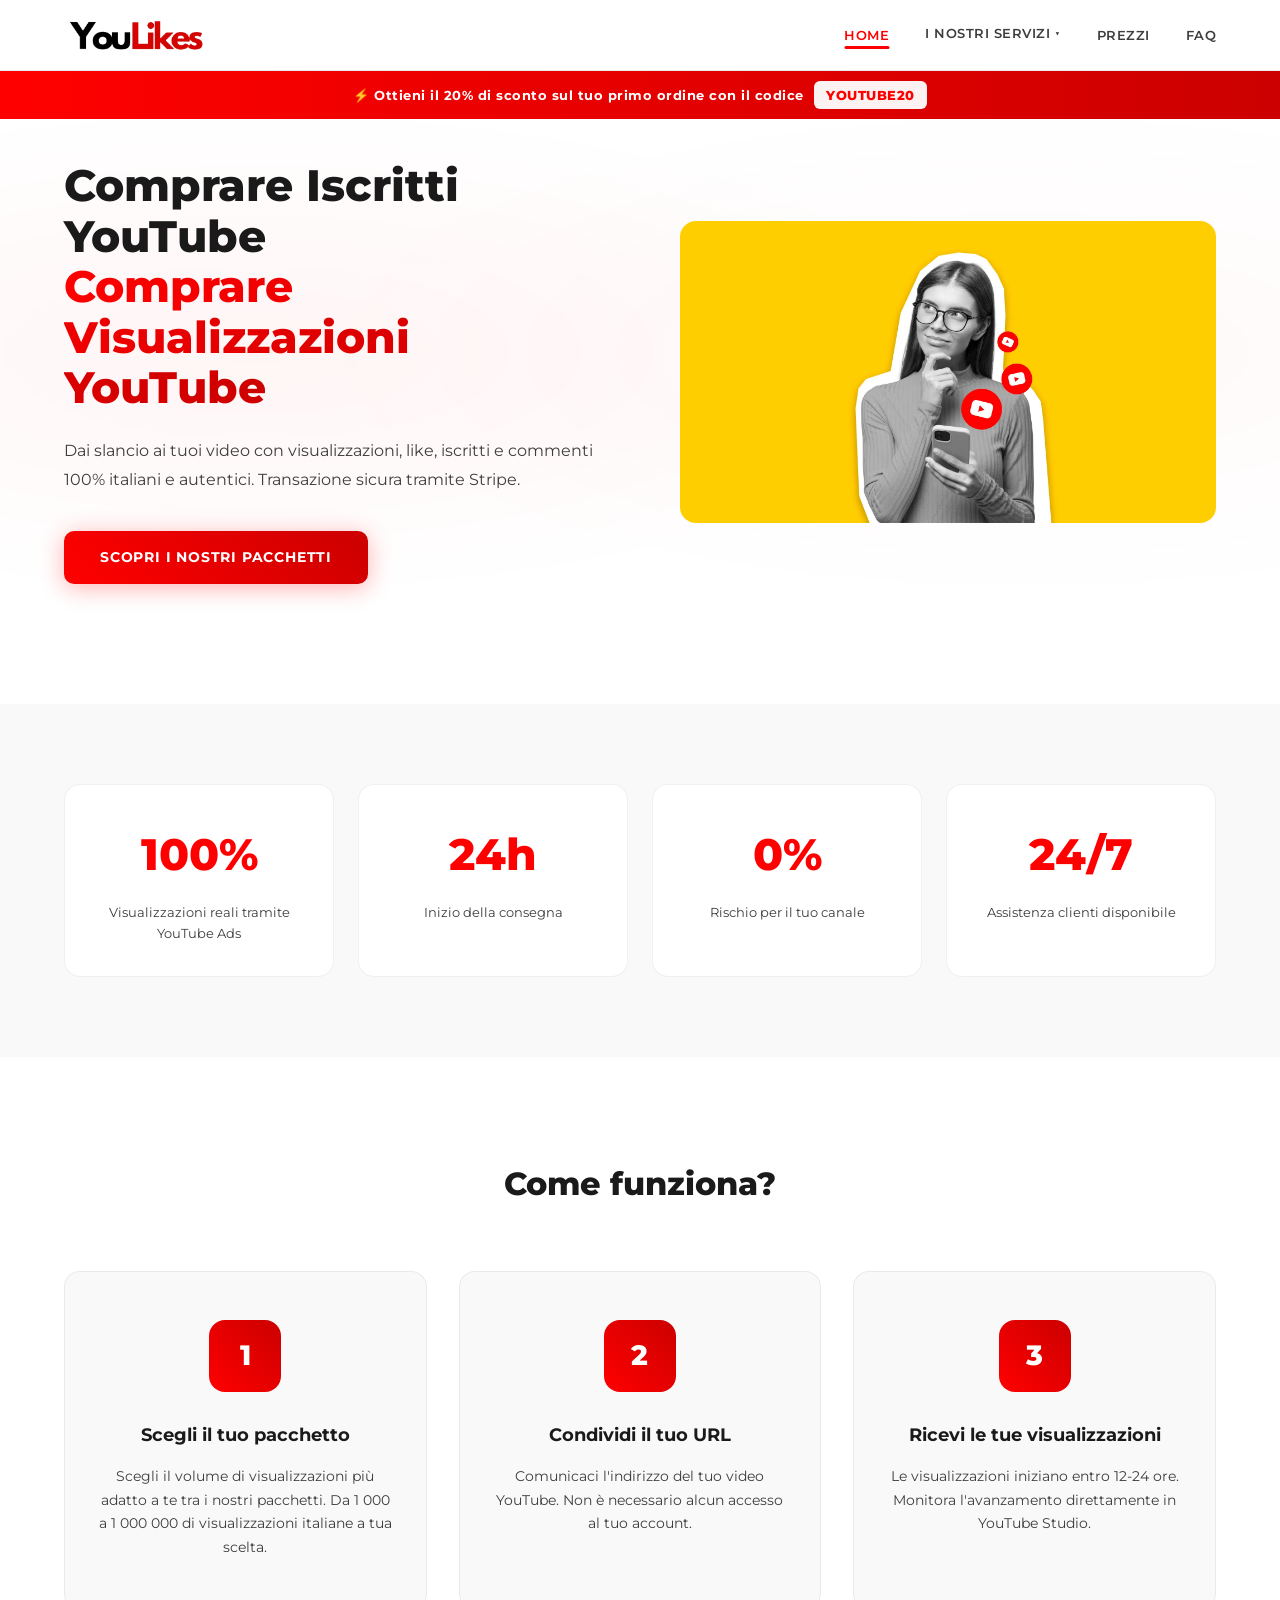
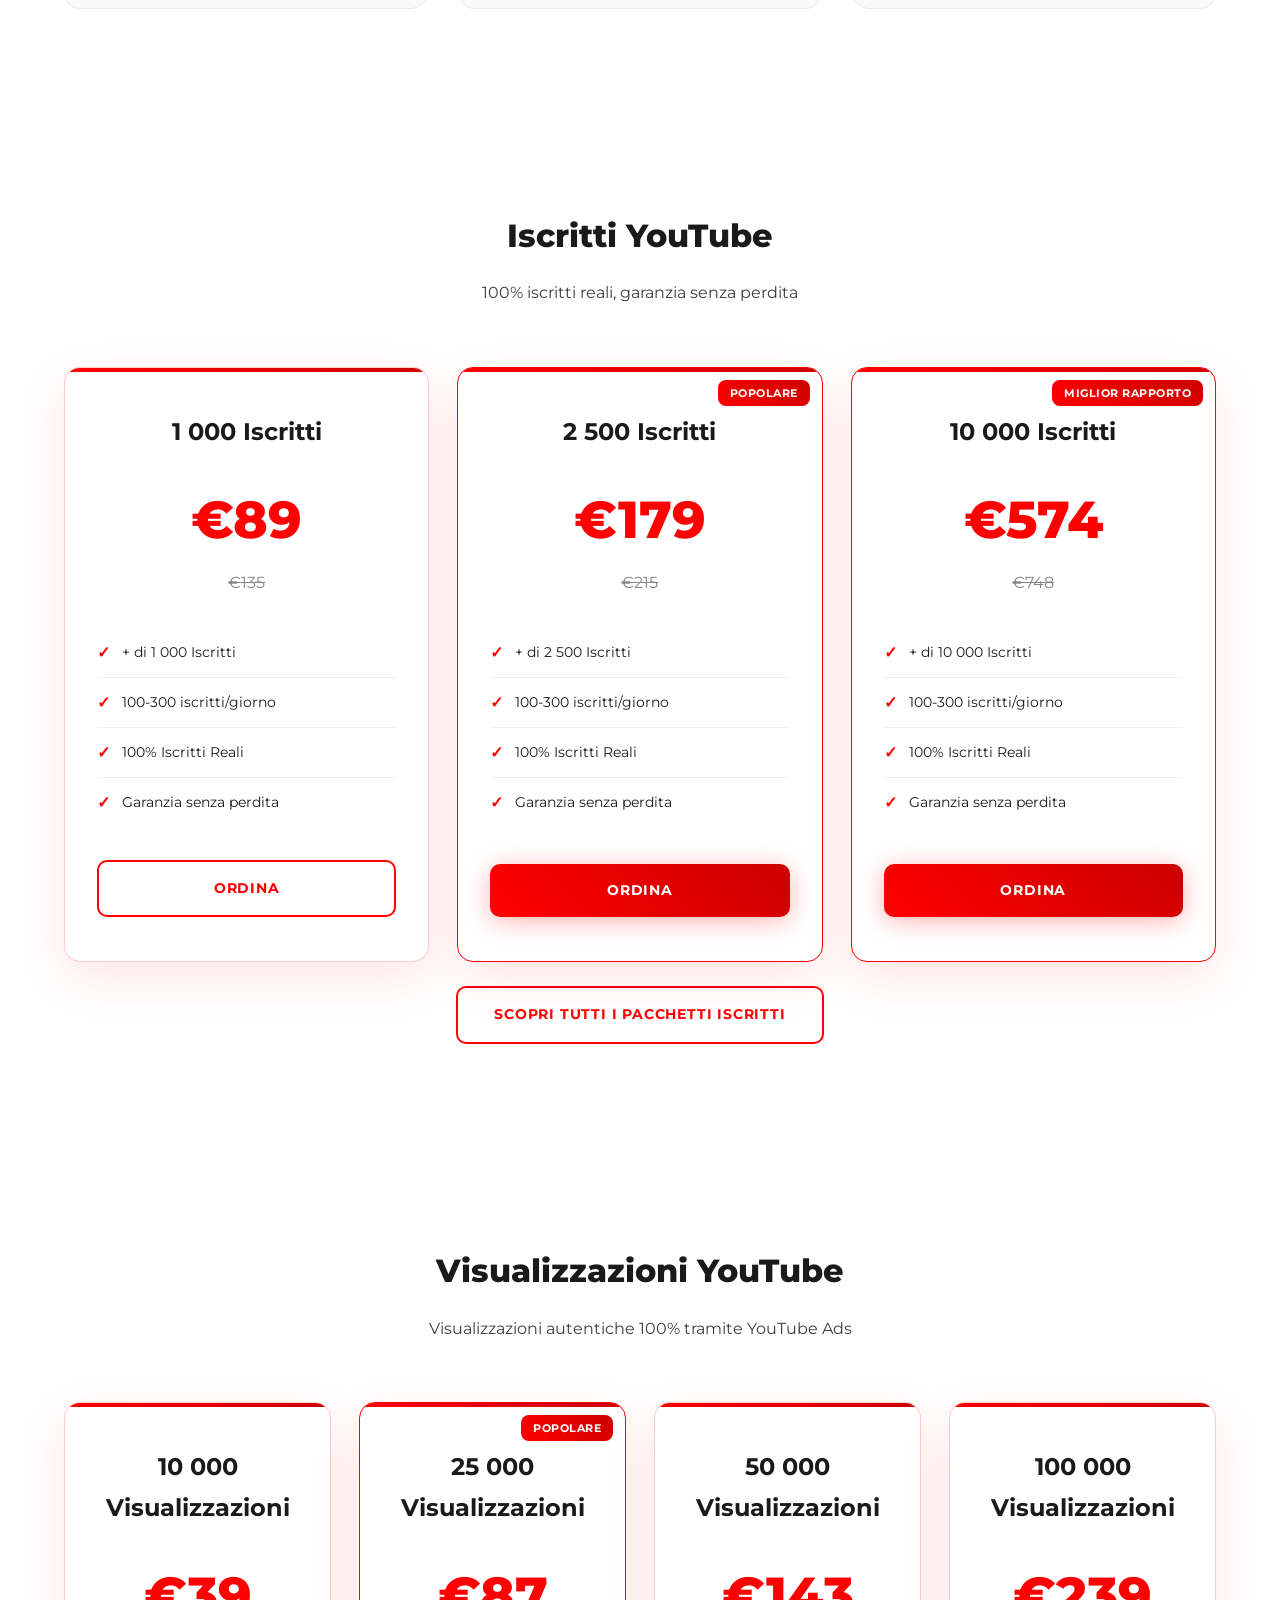
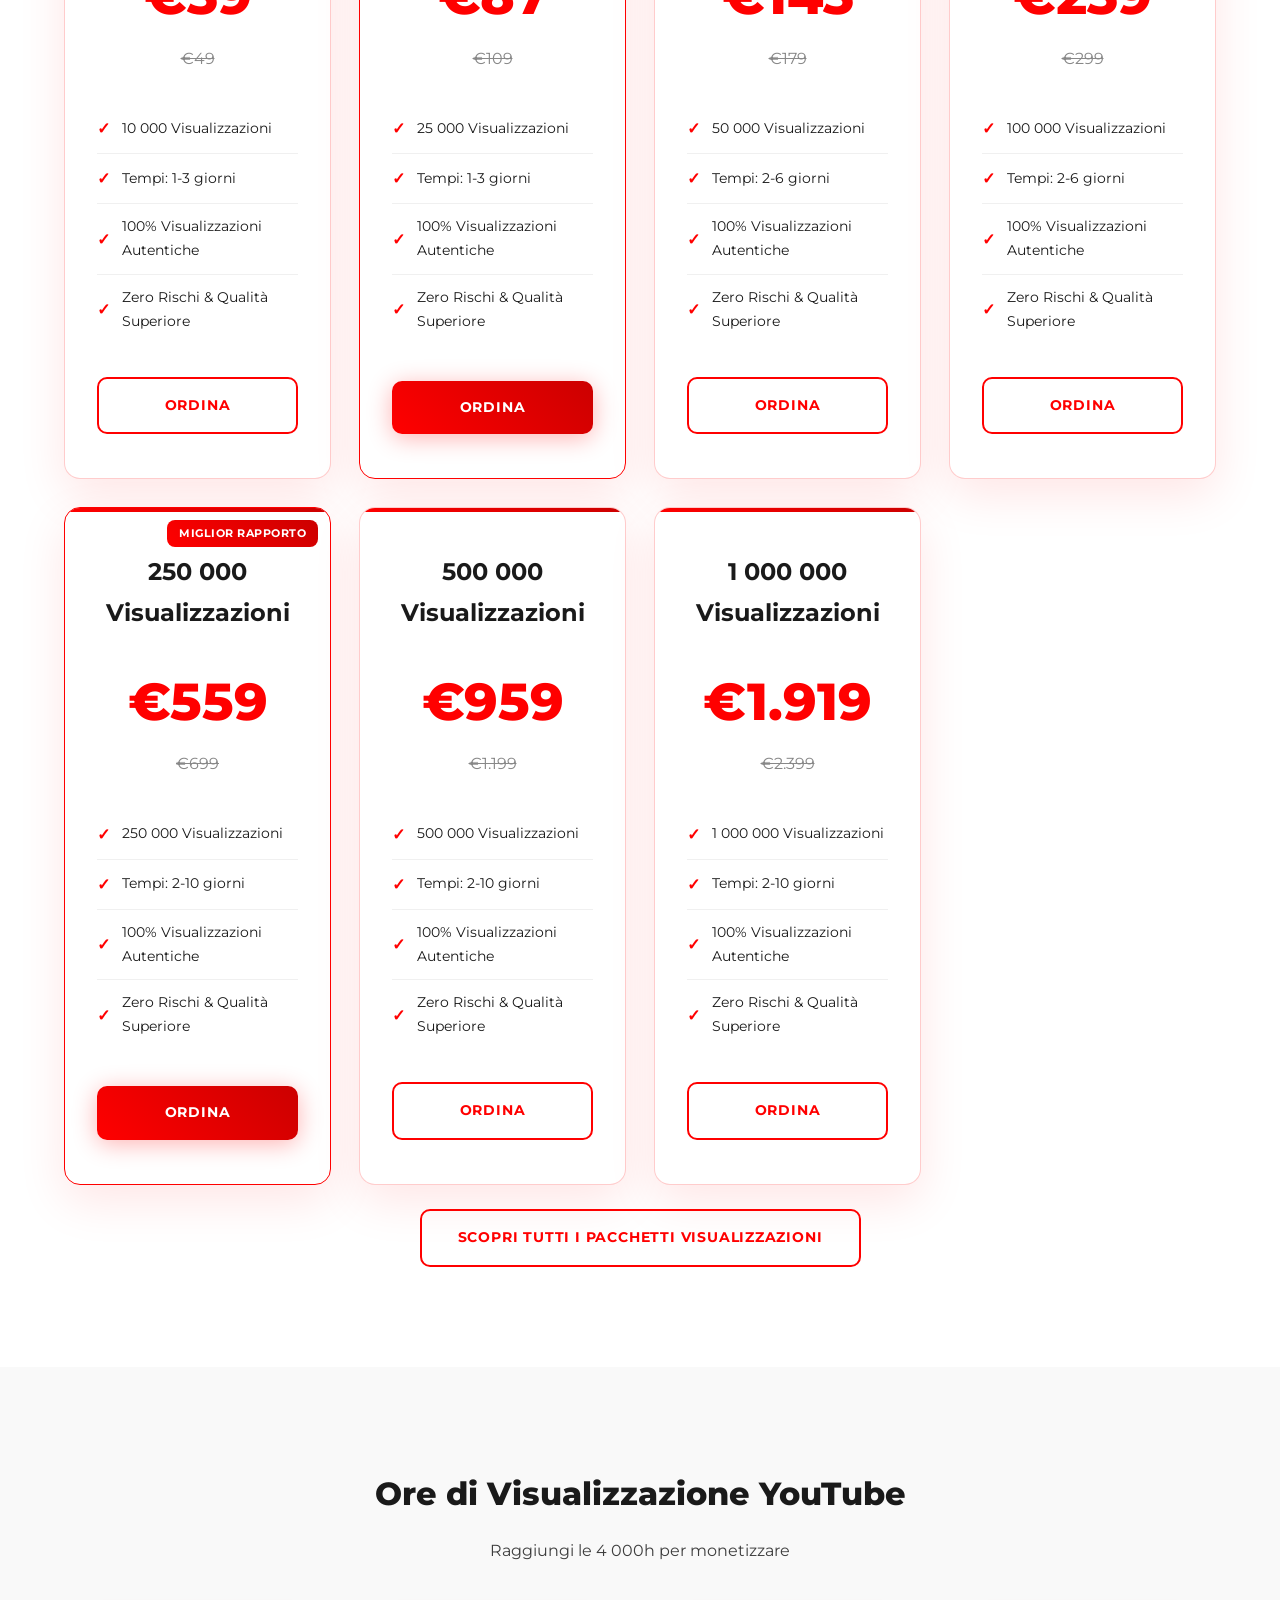
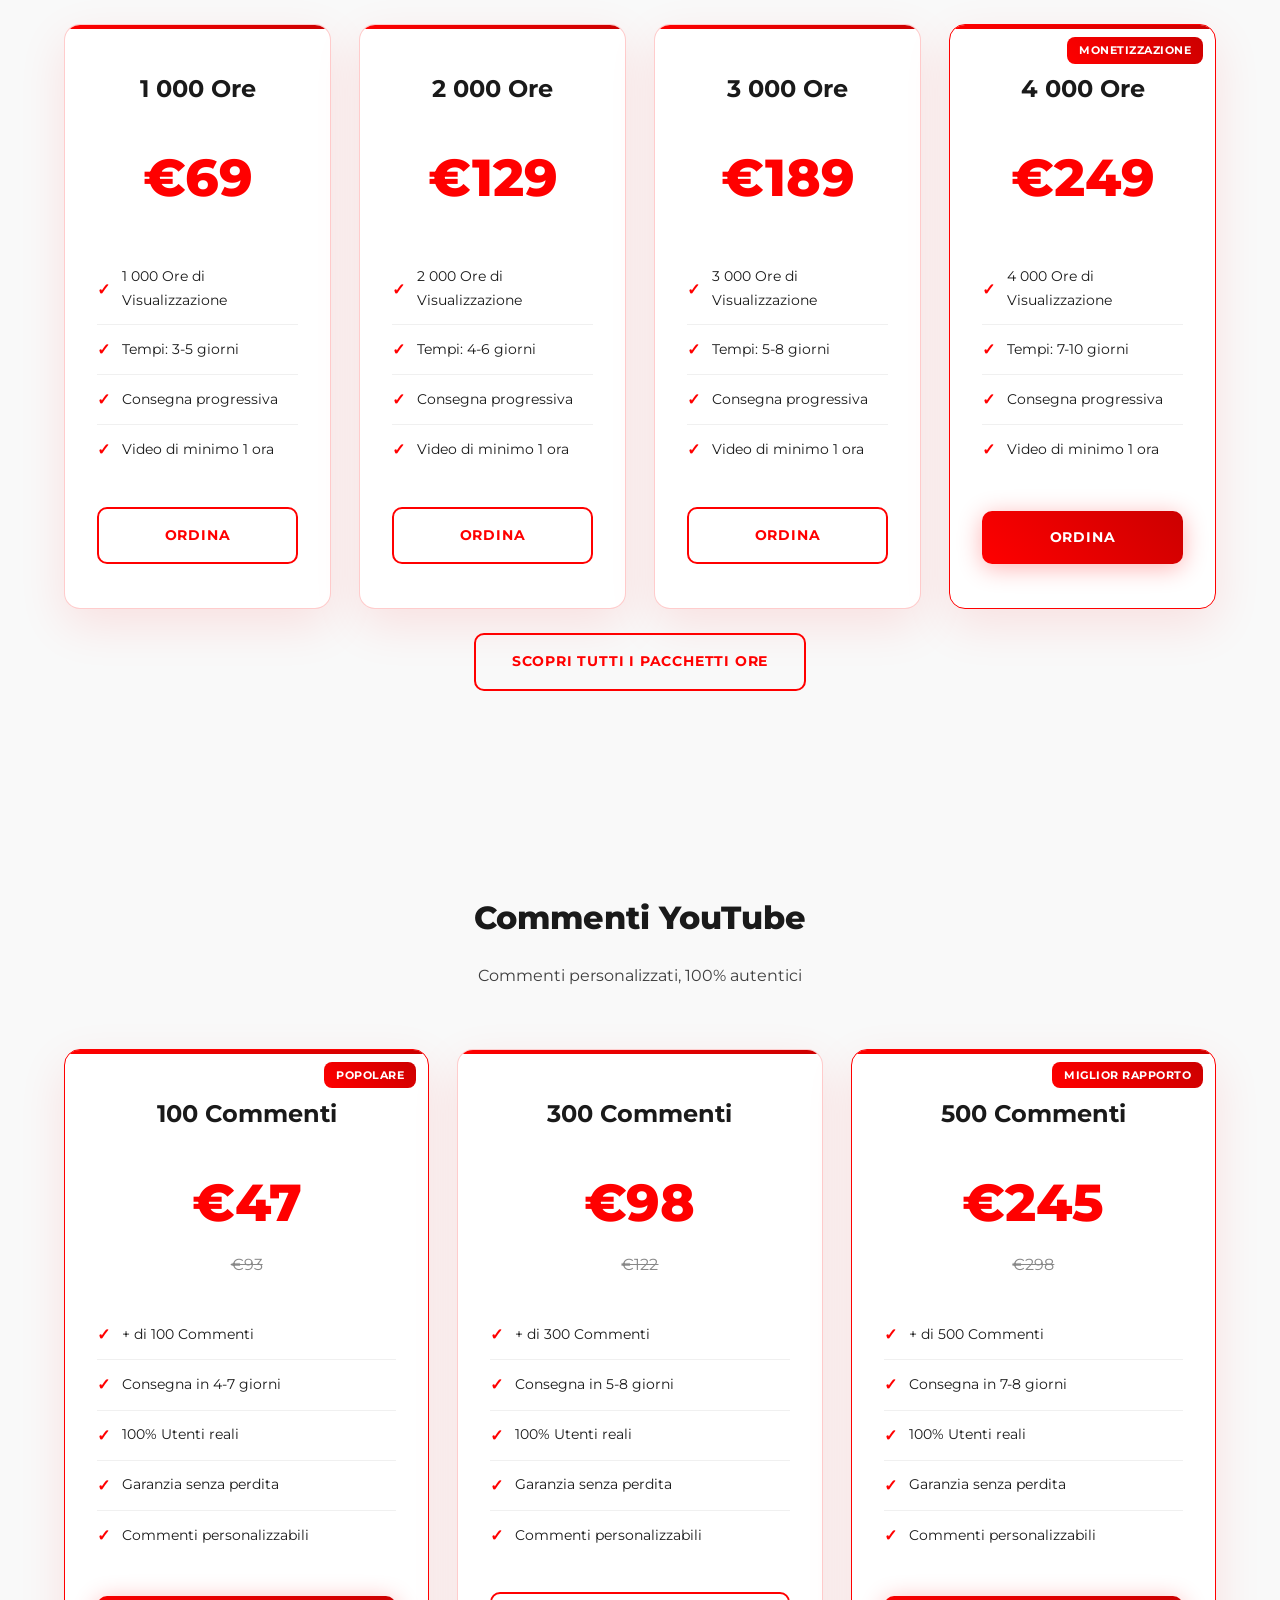
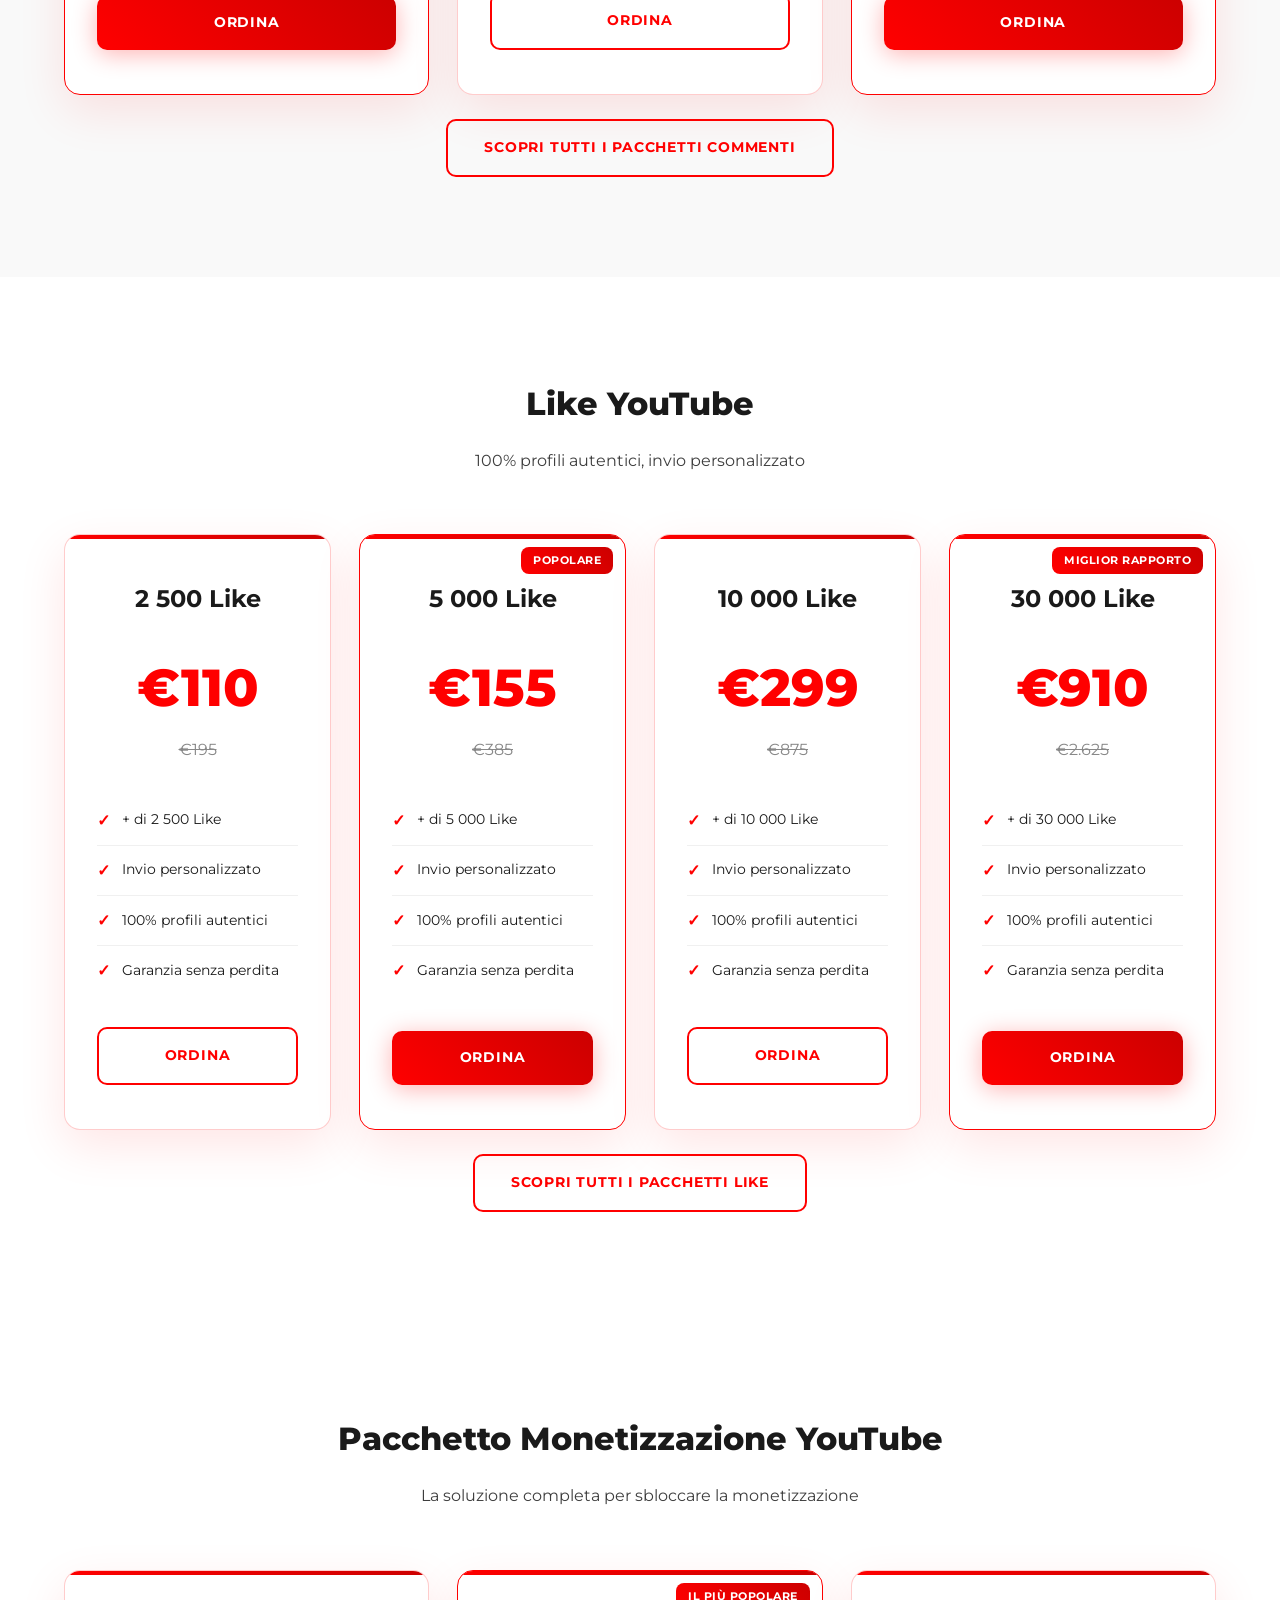
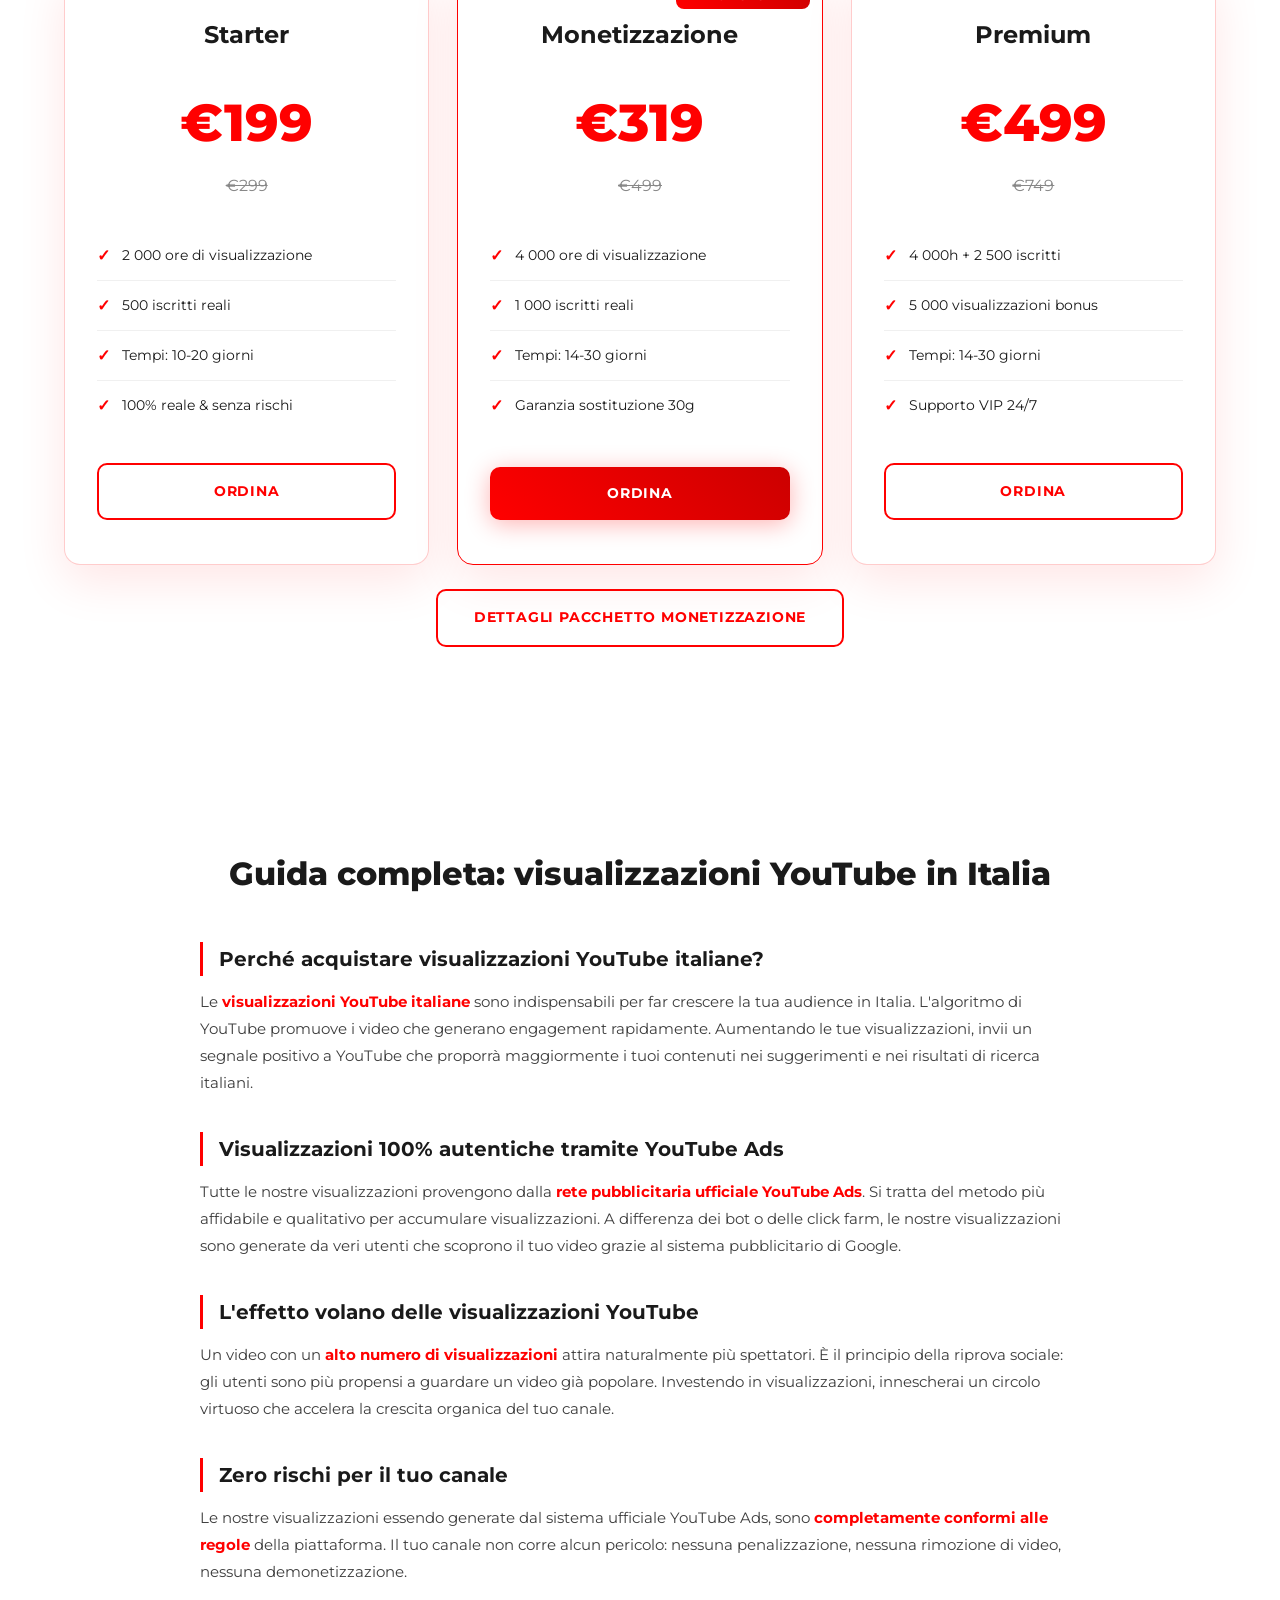
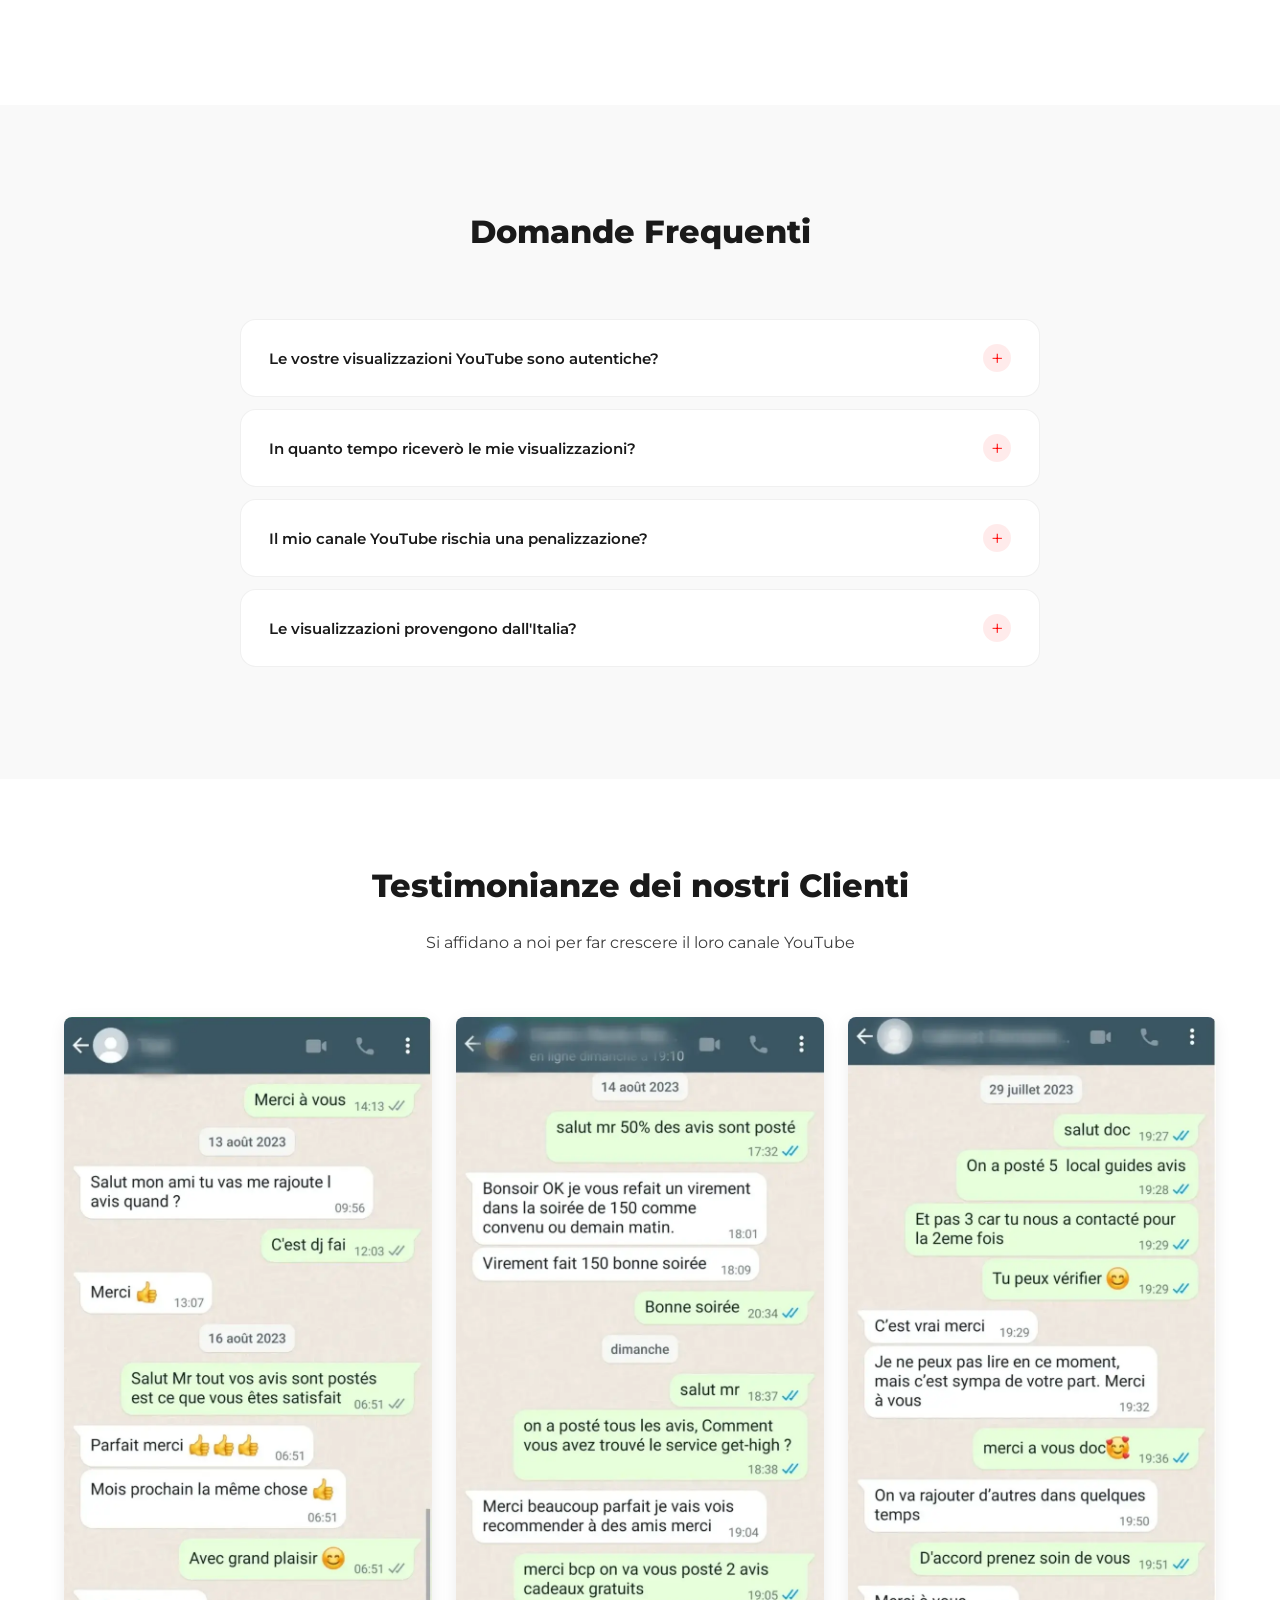
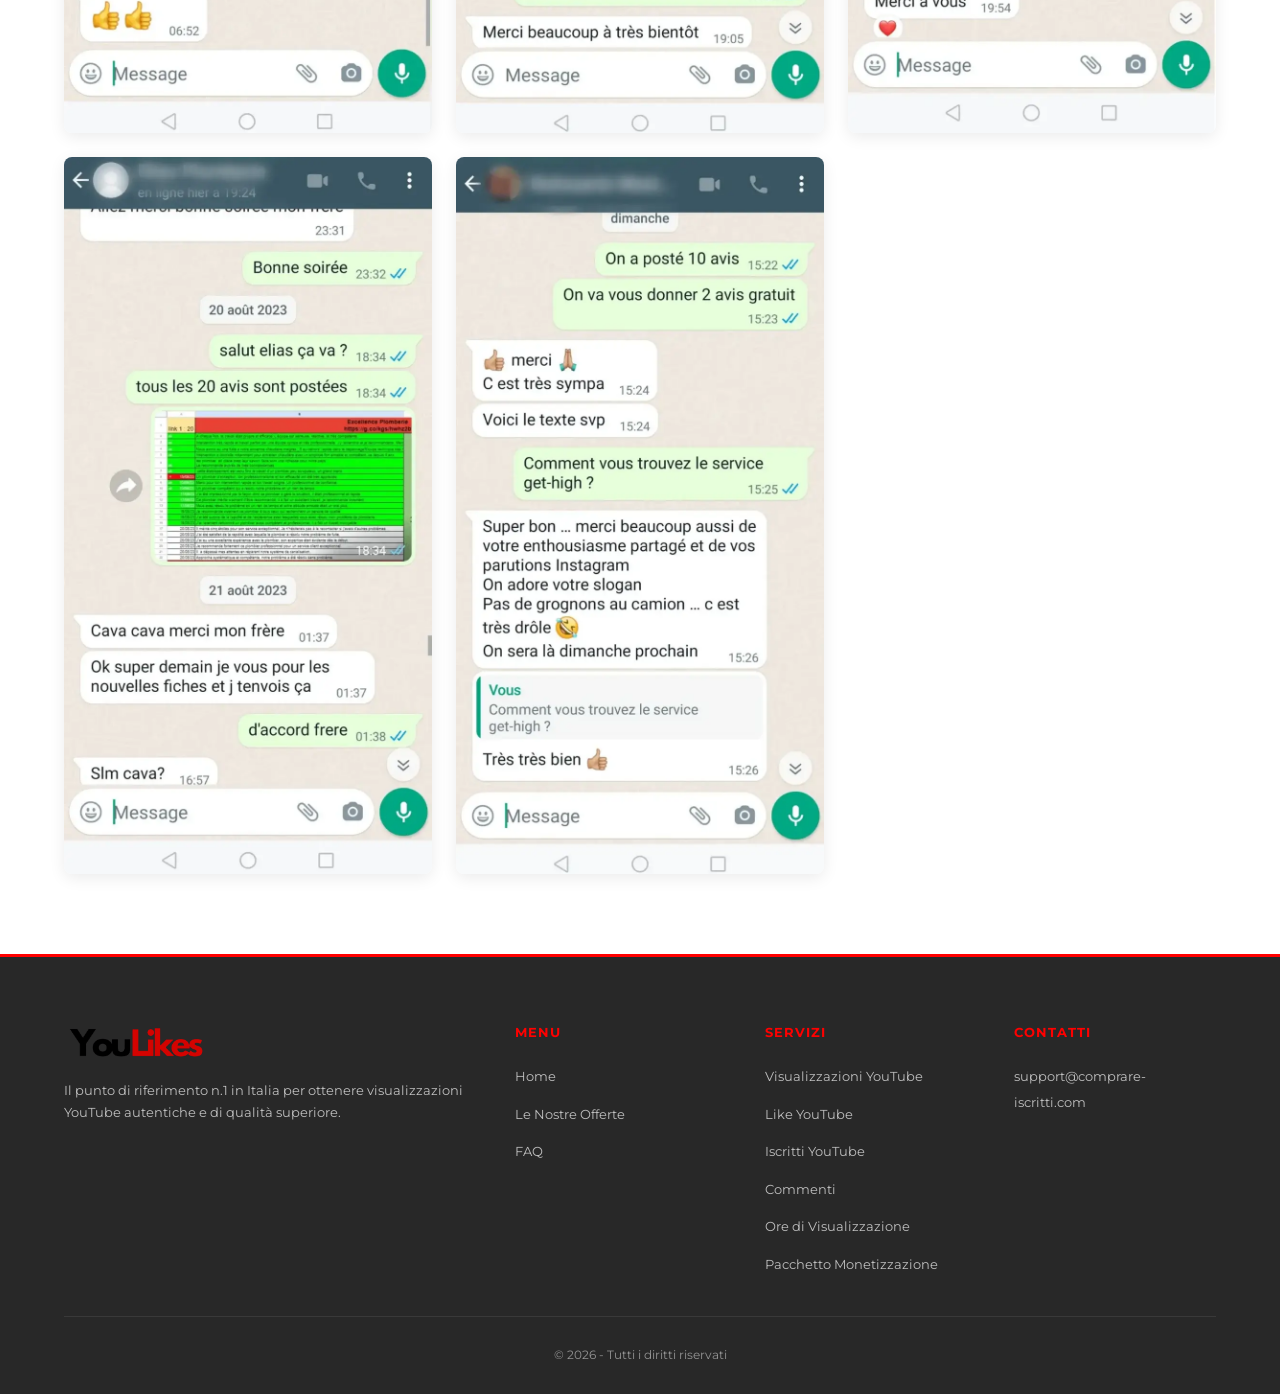
<file: index.html>
<!DOCTYPE html>
<html lang="it">
<head>
    <meta charset="UTF-8">
    <meta name="viewport" content="width=device-width, initial-scale=1.0">
    <meta name="robots" content="index, follow">
    <title>Comprare Iscritti YouTube - Comprare Visualizzazioni YouTube</title>
    <meta name="description" content="Compra visualizzazioni YouTube italiane 100% autentiche. Visualizzazioni Ads di qualit&agrave; superiore, consegna express e zero rischi. A partire da &euro;6,90 per 1000 visualizzazioni.">
    <link rel="canonical" href="https://comprare-iscritti.com/"/>
    <link rel="alternate" hreflang="it-IT" href="https://comprare-iscritti.com/"/>
    <link rel="alternate" hreflang="x-default" href="https://comprare-iscritti.com/"/>
    <meta property="og:type" content="website">
    <meta property="og:url" content="https://comprare-iscritti.com/">
    <meta property="og:title" content="Comprare Visualizzazioni YouTube in Italia">
    <meta property="og:description" content="Acquista visualizzazioni YouTube italiane 100% autentiche. Qualit&agrave; Ads, invio rapido e senza rischi.">
    <meta property="og:image" content="https://comprare-iscritti.com/logo.png">
    <meta name="twitter:card" content="summary_large_image">
    <meta name="twitter:title" content="Visualizzazioni YouTube Italia - Acquisto Sicuro">
    <meta name="twitter:description" content="Acquista visualizzazioni YouTube italiane 100% autentiche. Qualit&agrave; Ads, invio rapido e senza rischi.">
    <meta name="twitter:image" content="https://comprare-iscritti.com/logo.png">
    <link rel="preconnect" href="https://fonts.googleapis.com">
    <link rel="preconnect" href="https://fonts.gstatic.com" crossorigin>
    <link href="https://fonts.googleapis.com/css2?family=Montserrat:wght@400;500;600;700;800&display=swap" rel="stylesheet">
    <link rel="stylesheet" href="styles.css">
    <link rel="icon" type="image/x-icon" href="/favicon.ico">
    <link rel="apple-touch-icon" sizes="96x96" href="/logo/apple-icon-96x96.png">
    <link rel="icon" type="image/png" sizes="96x96" href="/logo/android-icon-96x96.png">
    <link rel="icon" type="image/png" sizes="32x32" href="/logo/android-icon-32x32.png">
    <meta name="msapplication-TileImage" content="/logo/ms-icon-96x96.png">
    <script type="application/ld+json">
    {
        "@context": "https://schema.org",
        "@graph": [
            {
                "@type": "FAQPage",
                "mainEntity": [
                    {
                        "@type": "Question",
                        "name": "Come comprare visualizzazioni YouTube in Italia?",
                        "acceptedAnswer": {
                            "@type": "Answer",
                            "text": "Per ottenere visualizzazioni YouTube in Italia, scegli il tuo pacchetto, condividi l'URL del tuo video e ricevi le tue visualizzazioni in 12-24h. Le nostre visualizzazioni sono 100% autentiche, generate tramite YouTube Ads."
                        }
                    },
                    {
                        "@type": "Question",
                        "name": "Qual e il miglior sito per comprare visualizzazioni YouTube in Italia?",
                        "acceptedAnswer": {
                            "@type": "Answer",
                            "text": "Comprare-iscritti.com e il punto di riferimento in Italia per ottenere visualizzazioni YouTube autentiche. Utilizziamo esclusivamente la rete pubblicitaria ufficiale YouTube Ads per garantire visualizzazioni italiane di qualita superiore."
                        }
                    },
                    {
                        "@type": "Question",
                        "name": "Quanto costano le visualizzazioni YouTube in Italia?",
                        "acceptedAnswer": {
                            "@type": "Answer",
                            "text": "I nostri prezzi partono da 6,90 euro per 1000 visualizzazioni. Il costo varia in base al volume selezionato. Scopri i nostri pacchetti per trovare quello piu adatto al tuo budget."
                        }
                    },
                    {
                        "@type": "Question",
                        "name": "Come ottenere iscritti YouTube in Italia?",
                        "acceptedAnswer": {
                            "@type": "Answer",
                            "text": "Per comprare iscritti YouTube in Italia, scopri i nostri pacchetti. I prezzi partono da 89 euro per 1000 iscritti. Che tu voglia 1000 o 100000 iscritti, abbiamo il pacchetto adatto. Comprare-iscritti.com e il miglior sito per comprare iscritti YouTube in Italia."
                        }
                    },
                    {
                        "@type": "Question",
                        "name": "Come acquistare like YouTube?",
                        "acceptedAnswer": {
                            "@type": "Answer",
                            "text": "Per ottenere like YouTube, scegli il pacchetto piu adatto tra le nostre offerte. Ogni like proviene da profili autentici e la consegna avviene in modo progressivo per un risultato naturale."
                        }
                    },
                    {
                        "@type": "Question",
                        "name": "E possibile comprare follower YouTube in Italia?",
                        "acceptedAnswer": {
                            "@type": "Answer",
                            "text": "Assolutamente, i nostri pacchetti iscritti ti permettono di ottenere follower YouTube autentici. Sono 100% reali, garantiti senza perdita, e consegnati in modo graduale."
                        }
                    },
                    {
                        "@type": "Question",
                        "name": "Come accumulare 4000h di visualizzazione YouTube in Italia?",
                        "acceptedAnswer": {
                            "@type": "Answer",
                            "text": "Per raggiungere la soglia delle 4000 ore di visualizzazione YouTube necessarie per la monetizzazione, offriamo pacchetti dedicati. I nostri pacchetti partono da 69 euro per 1000 ore."
                        }
                    },
                    {
                        "@type": "Question",
                        "name": "Come sbloccare la monetizzazione YouTube in Italia?",
                        "acceptedAnswer": {
                            "@type": "Answer",
                            "text": "La monetizzazione YouTube richiede 4000h di visualizzazione e 1000 iscritti. I nostri pacchetti ti aiutano a raggiungere queste soglie rapidamente. Il nostro Pacchetto Monetizzazione chiavi in mano parte da 319 euro ed e la soluzione ideale per i creatori italiani."
                        }
                    }
                ]
            },
            {
                "0": {
                    "@context": "https://schema.org",
                    "@type": "Product",
                    "name": "Visualizzazioni YouTube Italiane",
                    "description": "Ottieni visualizzazioni YouTube italiane 100% autentiche tramite YouTube Ads. Prezzi vantaggiosi a partire da 39 euro per 10 000 visualizzazioni. Visualizzazioni di qualita superiore in Italia. Acquista visualizzazioni YouTube in tutta semplicita. Miglior rapporto qualita-prezzo. Invio rapido garantito.",
                    "brand": {
                        "@type": "Brand",
                        "name": "Comprare-Iscritti.com"
                    },
                    "image": "https://comprare-iscritti.com/logo.png",
                    "offers": {
                        "@type": "AggregateOffer",
                        "priceCurrency": "EUR",
                        "lowPrice": "39",
                        "highPrice": "1919",
                        "offerCount": "7",
                        "availability": "https://schema.org/InStock"
                    }
                },
                "1": {
                    "@context": "https://schema.org",
                    "@type": "Product",
                    "name": "Like YouTube Italia",
                    "description": "Acquista like YouTube 100% autentici in Italia. Prezzi a partire da 110 euro. Transazione sicura tramite Stripe. Invio rapido e personalizzato. Garanzia senza perdita per i creatori italiani.",
                    "brand": {
                        "@type": "Brand",
                        "name": "Comprare-Iscritti.com"
                    },
                    "image": "https://comprare-iscritti.com/logo.png",
                    "offers": {
                        "@type": "AggregateOffer",
                        "priceCurrency": "EUR",
                        "lowPrice": "110",
                        "highPrice": "910",
                        "offerCount": "4",
                        "availability": "https://schema.org/InStock"
                    }
                },
                "2": {
                    "@context": "https://schema.org",
                    "@type": "Product",
                    "name": "Iscritti YouTube Italia",
                    "description": "Ottieni iscritti YouTube autentici in Italia. Pacchetti a partire da 89 euro. Iscritti reali garantiti senza perdita. Da 1000 a 100000 iscritti in base ai tuoi obiettivi. Il punto di riferimento in Italia per far crescere il tuo canale YouTube.",
                    "brand": {
                        "@type": "Brand",
                        "name": "Comprare-Iscritti.com"
                    },
                    "image": "https://comprare-iscritti.com/logo.png",
                    "offers": {
                        "@type": "AggregateOffer",
                        "priceCurrency": "EUR",
                        "lowPrice": "89",
                        "highPrice": "574",
                        "offerCount": "3",
                        "availability": "https://schema.org/InStock"
                    }
                },
                "3": {
                    "@context": "https://schema.org",
                    "@type": "Product",
                    "name": "Ore di Visualizzazione YouTube Italia",
                    "description": "Accumula ore di visualizzazione YouTube per raggiungere la soglia di monetizzazione in Italia. 4000 ore necessarie per il Programma Partner YouTube. Pacchetti da 69 euro, invio progressivo e sicuro per i creatori italiani.",
                    "brand": {
                        "@type": "Brand",
                        "name": "Comprare-Iscritti.com"
                    },
                    "image": "https://comprare-iscritti.com/logo.png",
                    "offers": {
                        "@type": "AggregateOffer",
                        "priceCurrency": "EUR",
                        "lowPrice": "69",
                        "highPrice": "249",
                        "offerCount": "4",
                        "availability": "https://schema.org/InStock"
                    }
                },
                "4": {
                    "@context": "https://schema.org",
                    "@type": "Product",
                    "name": "Pacchetto Monetizzazione YouTube Italia",
                    "description": "Pacchetto monetizzazione YouTube chiavi in mano per i creatori italiani. Sblocca la monetizzazione rapidamente con la nostra soluzione completa. 4000 ore + 1000 iscritti inclusi. Nessun rischio. Attivazione in 14-30 giorni in Italia.",
                    "brand": {
                        "@type": "Brand",
                        "name": "Comprare-Iscritti.com"
                    },
                    "image": "https://comprare-iscritti.com/logo.png",
                    "offers": {
                        "@type": "AggregateOffer",
                        "priceCurrency": "EUR",
                        "lowPrice": "199",
                        "highPrice": "499",
                        "offerCount": "3",
                        "availability": "https://schema.org/InStock"
                    }
                }
            },
            {
                "@type": "Organization",
                "name": "Comprare Iscritti YouTube",
                "url": "https://comprare-iscritti.com",
                "hasOfferCatalog": {
                    "@type": "OfferCatalog",
                    "name": "I nostri servizi",
                    "itemListElement": [
                        {
                            "@type": "Offer",
                            "itemOffered": {
                                "@type": "Service",
                                "name": "comprare commenti youtube",
                                "url": "https://comprare-iscritti.com/comprare-commenti-youtube.html"
                            }
                        },
                        {
                            "@type": "Offer",
                            "itemOffered": {
                                "@type": "Service",
                                "name": "comprare iscritti youtube",
                                "url": "https://comprare-iscritti.com/comprare-iscritti-youtube.html"
                            }
                        },
                        {
                            "@type": "Offer",
                            "itemOffered": {
                                "@type": "Service",
                                "name": "comprare like youtube",
                                "url": "https://comprare-iscritti.com/comprare-like-youtube.html"
                            }
                        },
                        {
                            "@type": "Offer",
                            "itemOffered": {
                                "@type": "Service",
                                "name": "comprare ore di visualizzazione youtube",
                                "url": "https://comprare-iscritti.com/comprare-ore-visualizzazione-youtube.html"
                            }
                        },
                        {
                            "@type": "Offer",
                            "itemOffered": {
                                "@type": "Service",
                                "name": "monetizzazione youtube",
                                "url": "https://comprare-iscritti.com/monetizzazione-youtube.html"
                            }
                        }
                    ]
                }
            },
            {
                "@type": "ItemList",
                "name": "Offres",
                "itemListElement": [
                    {
                        "@type": "ListItem",
                        "position": 1,
                        "item": {
                            "@type": "Product",
                            "image": "https://comprare-iscritti.com/logo.png",
                            "brand": {
                                "@type": "Brand",
                                "name": "Comprare Iscritti YouTube"
                            },
                            "name": "1 000 Iscritti",
                            "description": "Pack 1 000 Iscritti.",
                            "offers": {
                                "@type": "Offer",
                                "availability": "https://schema.org/InStock",
                                "price": "89",
                                "priceCurrency": "EUR"
                            }
                        }
                    },
                    {
                        "@type": "ListItem",
                        "position": 2,
                        "item": {
                            "@type": "Product",
                            "image": "https://comprare-iscritti.com/logo.png",
                            "brand": {
                                "@type": "Brand",
                                "name": "Comprare Iscritti YouTube"
                            },
                            "name": "2 500 Iscritti",
                            "description": "Pack 2 500 Iscritti.",
                            "offers": {
                                "@type": "Offer",
                                "availability": "https://schema.org/InStock",
                                "price": "179",
                                "priceCurrency": "EUR"
                            }
                        }
                    },
                    {
                        "@type": "ListItem",
                        "position": 3,
                        "item": {
                            "@type": "Product",
                            "image": "https://comprare-iscritti.com/logo.png",
                            "brand": {
                                "@type": "Brand",
                                "name": "Comprare Iscritti YouTube"
                            },
                            "name": "10 000 Iscritti",
                            "description": "Pack 10 000 Iscritti.",
                            "offers": {
                                "@type": "Offer",
                                "availability": "https://schema.org/InStock",
                                "price": "574",
                                "priceCurrency": "EUR"
                            }
                        }
                    },
                    {
                        "@type": "ListItem",
                        "position": 4,
                        "item": {
                            "@type": "Product",
                            "image": "https://comprare-iscritti.com/logo.png",
                            "brand": {
                                "@type": "Brand",
                                "name": "Comprare Iscritti YouTube"
                            },
                            "name": "10 000 Visualizzazioni",
                            "description": "Pack 10 000 Visualizzazioni.",
                            "offers": {
                                "@type": "Offer",
                                "availability": "https://schema.org/InStock",
                                "price": "39",
                                "priceCurrency": "EUR"
                            }
                        }
                    },
                    {
                        "@type": "ListItem",
                        "position": 5,
                        "item": {
                            "@type": "Product",
                            "image": "https://comprare-iscritti.com/logo.png",
                            "brand": {
                                "@type": "Brand",
                                "name": "Comprare Iscritti YouTube"
                            },
                            "name": "25 000 Visualizzazioni",
                            "description": "Pack 25 000 Visualizzazioni.",
                            "offers": {
                                "@type": "Offer",
                                "availability": "https://schema.org/InStock",
                                "price": "87",
                                "priceCurrency": "EUR"
                            }
                        }
                    },
                    {
                        "@type": "ListItem",
                        "position": 6,
                        "item": {
                            "@type": "Product",
                            "image": "https://comprare-iscritti.com/logo.png",
                            "brand": {
                                "@type": "Brand",
                                "name": "Comprare Iscritti YouTube"
                            },
                            "name": "50 000 Visualizzazioni",
                            "description": "Pack 50 000 Visualizzazioni.",
                            "offers": {
                                "@type": "Offer",
                                "availability": "https://schema.org/InStock",
                                "price": "143",
                                "priceCurrency": "EUR"
                            }
                        }
                    },
                    {
                        "@type": "ListItem",
                        "position": 7,
                        "item": {
                            "@type": "Product",
                            "image": "https://comprare-iscritti.com/logo.png",
                            "brand": {
                                "@type": "Brand",
                                "name": "Comprare Iscritti YouTube"
                            },
                            "name": "100 000 Visualizzazioni",
                            "description": "Pack 100 000 Visualizzazioni.",
                            "offers": {
                                "@type": "Offer",
                                "availability": "https://schema.org/InStock",
                                "price": "239",
                                "priceCurrency": "EUR"
                            }
                        }
                    },
                    {
                        "@type": "ListItem",
                        "position": 8,
                        "item": {
                            "@type": "Product",
                            "image": "https://comprare-iscritti.com/logo.png",
                            "brand": {
                                "@type": "Brand",
                                "name": "Comprare Iscritti YouTube"
                            },
                            "name": "250 000 Visualizzazioni",
                            "description": "Pack 250 000 Visualizzazioni.",
                            "offers": {
                                "@type": "Offer",
                                "availability": "https://schema.org/InStock",
                                "price": "559",
                                "priceCurrency": "EUR"
                            }
                        }
                    },
                    {
                        "@type": "ListItem",
                        "position": 9,
                        "item": {
                            "@type": "Product",
                            "image": "https://comprare-iscritti.com/logo.png",
                            "brand": {
                                "@type": "Brand",
                                "name": "Comprare Iscritti YouTube"
                            },
                            "name": "500 000 Visualizzazioni",
                            "description": "Pack 500 000 Visualizzazioni.",
                            "offers": {
                                "@type": "Offer",
                                "availability": "https://schema.org/InStock",
                                "price": "959",
                                "priceCurrency": "EUR"
                            }
                        }
                    },
                    {
                        "@type": "ListItem",
                        "position": 10,
                        "item": {
                            "@type": "Product",
                            "image": "https://comprare-iscritti.com/logo.png",
                            "brand": {
                                "@type": "Brand",
                                "name": "Comprare Iscritti YouTube"
                            },
                            "name": "1 000 000 Visualizzazioni",
                            "description": "Pack 1 000 000 Visualizzazioni.",
                            "offers": {
                                "@type": "Offer",
                                "availability": "https://schema.org/InStock",
                                "price": "1.919",
                                "priceCurrency": "EUR"
                            }
                        }
                    },
                    {
                        "@type": "ListItem",
                        "position": 11,
                        "item": {
                            "@type": "Product",
                            "image": "https://comprare-iscritti.com/logo.png",
                            "brand": {
                                "@type": "Brand",
                                "name": "Comprare Iscritti YouTube"
                            },
                            "name": "1 000 Ore",
                            "description": "Pack 1 000 Ore.",
                            "offers": {
                                "@type": "Offer",
                                "availability": "https://schema.org/InStock",
                                "price": "69",
                                "priceCurrency": "EUR"
                            }
                        }
                    },
                    {
                        "@type": "ListItem",
                        "position": 12,
                        "item": {
                            "@type": "Product",
                            "image": "https://comprare-iscritti.com/logo.png",
                            "brand": {
                                "@type": "Brand",
                                "name": "Comprare Iscritti YouTube"
                            },
                            "name": "2 000 Ore",
                            "description": "Pack 2 000 Ore.",
                            "offers": {
                                "@type": "Offer",
                                "availability": "https://schema.org/InStock",
                                "price": "129",
                                "priceCurrency": "EUR"
                            }
                        }
                    },
                    {
                        "@type": "ListItem",
                        "position": 13,
                        "item": {
                            "@type": "Product",
                            "image": "https://comprare-iscritti.com/logo.png",
                            "brand": {
                                "@type": "Brand",
                                "name": "Comprare Iscritti YouTube"
                            },
                            "name": "3 000 Ore",
                            "description": "Pack 3 000 Ore.",
                            "offers": {
                                "@type": "Offer",
                                "availability": "https://schema.org/InStock",
                                "price": "189",
                                "priceCurrency": "EUR"
                            }
                        }
                    },
                    {
                        "@type": "ListItem",
                        "position": 14,
                        "item": {
                            "@type": "Product",
                            "image": "https://comprare-iscritti.com/logo.png",
                            "brand": {
                                "@type": "Brand",
                                "name": "Comprare Iscritti YouTube"
                            },
                            "name": "4 000 Ore",
                            "description": "Pack 4 000 Ore.",
                            "offers": {
                                "@type": "Offer",
                                "availability": "https://schema.org/InStock",
                                "price": "249",
                                "priceCurrency": "EUR"
                            }
                        }
                    },
                    {
                        "@type": "ListItem",
                        "position": 15,
                        "item": {
                            "@type": "Product",
                            "image": "https://comprare-iscritti.com/logo.png",
                            "brand": {
                                "@type": "Brand",
                                "name": "Comprare Iscritti YouTube"
                            },
                            "name": "100 Commenti",
                            "description": "Pack 100 Commenti.",
                            "offers": {
                                "@type": "Offer",
                                "availability": "https://schema.org/InStock",
                                "price": "47",
                                "priceCurrency": "EUR"
                            }
                        }
                    },
                    {
                        "@type": "ListItem",
                        "position": 16,
                        "item": {
                            "@type": "Product",
                            "image": "https://comprare-iscritti.com/logo.png",
                            "brand": {
                                "@type": "Brand",
                                "name": "Comprare Iscritti YouTube"
                            },
                            "name": "300 Commenti",
                            "description": "Pack 300 Commenti.",
                            "offers": {
                                "@type": "Offer",
                                "availability": "https://schema.org/InStock",
                                "price": "98",
                                "priceCurrency": "EUR"
                            }
                        }
                    },
                    {
                        "@type": "ListItem",
                        "position": 17,
                        "item": {
                            "@type": "Product",
                            "image": "https://comprare-iscritti.com/logo.png",
                            "brand": {
                                "@type": "Brand",
                                "name": "Comprare Iscritti YouTube"
                            },
                            "name": "500 Commenti",
                            "description": "Pack 500 Commenti.",
                            "offers": {
                                "@type": "Offer",
                                "availability": "https://schema.org/InStock",
                                "price": "245",
                                "priceCurrency": "EUR"
                            }
                        }
                    },
                    {
                        "@type": "ListItem",
                        "position": 18,
                        "item": {
                            "@type": "Product",
                            "image": "https://comprare-iscritti.com/logo.png",
                            "brand": {
                                "@type": "Brand",
                                "name": "Comprare Iscritti YouTube"
                            },
                            "name": "2 500 Like",
                            "description": "Pack 2 500 Like.",
                            "offers": {
                                "@type": "Offer",
                                "availability": "https://schema.org/InStock",
                                "price": "110",
                                "priceCurrency": "EUR"
                            }
                        }
                    },
                    {
                        "@type": "ListItem",
                        "position": 19,
                        "item": {
                            "@type": "Product",
                            "image": "https://comprare-iscritti.com/logo.png",
                            "brand": {
                                "@type": "Brand",
                                "name": "Comprare Iscritti YouTube"
                            },
                            "name": "5 000 Like",
                            "description": "Pack 5 000 Like.",
                            "offers": {
                                "@type": "Offer",
                                "availability": "https://schema.org/InStock",
                                "price": "155",
                                "priceCurrency": "EUR"
                            }
                        }
                    },
                    {
                        "@type": "ListItem",
                        "position": 20,
                        "item": {
                            "@type": "Product",
                            "image": "https://comprare-iscritti.com/logo.png",
                            "brand": {
                                "@type": "Brand",
                                "name": "Comprare Iscritti YouTube"
                            },
                            "name": "10 000 Like",
                            "description": "Pack 10 000 Like.",
                            "offers": {
                                "@type": "Offer",
                                "availability": "https://schema.org/InStock",
                                "price": "299",
                                "priceCurrency": "EUR"
                            }
                        }
                    },
                    {
                        "@type": "ListItem",
                        "position": 21,
                        "item": {
                            "@type": "Product",
                            "image": "https://comprare-iscritti.com/logo.png",
                            "brand": {
                                "@type": "Brand",
                                "name": "Comprare Iscritti YouTube"
                            },
                            "name": "30 000 Like",
                            "description": "Pack 30 000 Like.",
                            "offers": {
                                "@type": "Offer",
                                "availability": "https://schema.org/InStock",
                                "price": "910",
                                "priceCurrency": "EUR"
                            }
                        }
                    },
                    {
                        "@type": "ListItem",
                        "position": 22,
                        "item": {
                            "@type": "Product",
                            "image": "https://comprare-iscritti.com/logo.png",
                            "brand": {
                                "@type": "Brand",
                                "name": "Comprare Iscritti YouTube"
                            },
                            "name": "Starter",
                            "description": "Pack Starter.",
                            "offers": {
                                "@type": "Offer",
                                "availability": "https://schema.org/InStock",
                                "price": "199",
                                "priceCurrency": "EUR"
                            }
                        }
                    },
                    {
                        "@type": "ListItem",
                        "position": 23,
                        "item": {
                            "@type": "Product",
                            "image": "https://comprare-iscritti.com/logo.png",
                            "brand": {
                                "@type": "Brand",
                                "name": "Comprare Iscritti YouTube"
                            },
                            "name": "Monetizzazione",
                            "description": "Pack Monetizzazione.",
                            "offers": {
                                "@type": "Offer",
                                "availability": "https://schema.org/InStock",
                                "price": "319",
                                "priceCurrency": "EUR"
                            }
                        }
                    },
                    {
                        "@type": "ListItem",
                        "position": 24,
                        "item": {
                            "@type": "Product",
                            "image": "https://comprare-iscritti.com/logo.png",
                            "brand": {
                                "@type": "Brand",
                                "name": "Comprare Iscritti YouTube"
                            },
                            "name": "Premium",
                            "description": "Pack Premium.",
                            "offers": {
                                "@type": "Offer",
                                "availability": "https://schema.org/InStock",
                                "price": "499",
                                "priceCurrency": "EUR"
                            }
                        }
                    }
                ]
            }
        ]
    }
    </script>
</head>
<body>
    <header class="header">
        <div class="container">
            <a href="https://comprare-iscritti.com/" class="logo" title="visualizzazioni youtube italia">
                <img src="logo.png" alt="Comprare-Iscritti.com" title="Comprare-Iscritti.com" class="logo-img" width="200" height="200">
            </a>
            <nav class="nav">
                <ul class="nav-list">
                    <li><a href="https://comprare-iscritti.com/" class="nav-link active" title="Home">Home</a></li>
                    <li class="nav-item dropdown">
                        <a href="#" class="nav-link" title="I Nostri Servizi">I Nostri Servizi <span class="dropdown-arrow">&#9660;</span></a>
                        <div class="dropdown-menu">
                            <a href="https://comprare-iscritti.com/comprare-iscritti-youtube.html" title="comprare iscritti youtube italia">Iscritti YouTube</a>
                            <a href="https://comprare-iscritti.com/#visualizzazioni" title="visualizzazioni youtube italia">Visualizzazioni YouTube</a>
                            <a href="https://comprare-iscritti.com/comprare-ore-visualizzazione-youtube.html" title="4000 ore di visualizzazione youtube italia">Ore di Visualizzazione</a>
                            <a href="https://comprare-iscritti.com/comprare-commenti-youtube.html" title="comprare commenti youtube italia">Commenti</a>
                            <a href="https://comprare-iscritti.com/comprare-like-youtube.html" title="comprare like youtube italia">Like YouTube</a>
                            <a href="https://comprare-iscritti.com/monetizzazione-youtube.html" title="monetizzazione youtube italia">Pacchetto Monetizzazione</a>
                        </div>
                    </li>
                    <li><a href="#offerte" class="nav-link" title="Prezzi">Prezzi</a></li>
                    <li><a href="#faq" class="nav-link" title="FAQ">FAQ</a></li>
                </ul>
            </nav>
            <button class="menu-toggle" aria-label="Menu">
                <span></span>
                <span></span>
                <span></span>
            </button>
        </div>
    </header>
    <div class="promo-bar">&#x26A1; Ottieni il 20% di sconto sul tuo primo ordine con il codice <span class="promo-code">YOUTUBE20</span></div>

    <section id="home" class="hero">
        <div class="container">
            <div class="hero-content">
                <h1>Comprare Iscritti YouTube<br><span class="highlight">Comprare Visualizzazioni YouTube</span></h1>
                <p class="hero-subtitle">Dai slancio ai tuoi video con visualizzazioni, like, iscritti e commenti 100% italiani e autentici. Transazione sicura tramite Stripe.</p>
                <a href="#offerte" class="btn btn-primary" title="visualizzazioni youtube italia prezzi bassi">Scopri i nostri pacchetti</a>
            </div>
            <div class="hero-image">
                <img src="Cos-e-YouTube.webp" alt="comprare visualizzazioni youtube italia" title="visualizzazioni youtube italia prezzo" class="hero-img" loading="eager" width="1400" height="787">
            </div>
        </div>
    </section>

    <section class="stats">
        <div class="container">
            <div class="stat-card">
                <div class="stat-number" data-target="0" data-static="100%">100%</div>
                <p>Visualizzazioni reali tramite YouTube Ads</p>
            </div>
            <div class="stat-card">
                <div class="stat-number" data-target="0" data-static="24h">24h</div>
                <p>Inizio della consegna</p>
            </div>
            <div class="stat-card">
                <div class="stat-number" data-target="0" data-static="0%">0%</div>
                <p>Rischio per il tuo canale</p>
            </div>
            <div class="stat-card">
                <div class="stat-number" data-target="0" data-static="24/7">24/7</div>
                <p>Assistenza clienti disponibile</p>
            </div>
        </div>
    </section>

    <section class="how-it-works">
        <div class="container">
            <h2 class="section-title">Come funziona?</h2>
            <div class="steps">
                <div class="step">
                    <div class="step-icon">
                        <span>1</span>
                    </div>
                    <h3>Scegli il tuo pacchetto</h3>
                    <p>Scegli il volume di visualizzazioni pi&ugrave; adatto a te tra i nostri pacchetti. Da 1 000 a 1 000 000 di visualizzazioni italiane a tua scelta.</p>
                </div>
                <div class="step">
                    <div class="step-icon">
                        <span>2</span>
                    </div>
                    <h3>Condividi il tuo URL</h3>
                    <p>Comunicaci l'indirizzo del tuo video YouTube. Non &egrave; necessario alcun accesso al tuo account.</p>
                </div>
                <div class="step">
                    <div class="step-icon">
                        <span>3</span>
                    </div>
                    <h3>Ricevi le tue visualizzazioni</h3>
                    <p>Le visualizzazioni iniziano entro 12-24 ore. Monitora l'avanzamento direttamente in YouTube Studio.</p>
                </div>
            </div>
        </div>
    </section>

    <!-- ISCRITTI YOUTUBE -->
    <section id="offerte" class="pricing" style="background:#ffffff;">
        <div class="container">
            <h2 class="section-title">Iscritti YouTube</h2>
            <p class="section-subtitle">100% iscritti reali, garanzia senza perdita</p>
            <div class="pricing-cards" style="grid-template-columns: repeat(3, 1fr);">
                <div class="pricing-card">
                    <div class="pricing-header"><h3>1 000 Iscritti</h3></div>
                    <div class="pricing-price"><span class="price">&euro;89</span><span class="old-price">&euro;135</span></div>
                    <ul class="pricing-features">
                        <li><span class="check">&#10003;</span> + di 1 000 Iscritti</li>
                        <li><span class="check">&#10003;</span> 100-300 iscritti/giorno</li>
                        <li><span class="check">&#10003;</span> 100% Iscritti Reali</li>
                        <li><span class="check">&#10003;</span> Garanzia senza perdita</li>
                    </ul>
                    <a href="https://buy.stripe.com/3cI00j55g6ODd546XW6Na0C" class="btn btn-outline" title="Ordina 1000 iscritti" rel="noopener" target="_blank">Ordina</a>
                </div>
                <div class="pricing-card featured">
                    <div class="pricing-badge">Popolare</div>
                    <div class="pricing-header"><h3>2 500 Iscritti</h3></div>
                    <div class="pricing-price"><span class="price">&euro;179</span><span class="old-price">&euro;215</span></div>
                    <ul class="pricing-features">
                        <li><span class="check">&#10003;</span> + di 2 500 Iscritti</li>
                        <li><span class="check">&#10003;</span> 100-300 iscritti/giorno</li>
                        <li><span class="check">&#10003;</span> 100% Iscritti Reali</li>
                        <li><span class="check">&#10003;</span> Garanzia senza perdita</li>
                    </ul>
                    <a href="https://buy.stripe.com/cNicN5cxIb4T1mm3LK6Na0B" class="btn btn-primary" title="Ordina 2500 iscritti" rel="noopener" target="_blank">Ordina</a>
                </div>
                <div class="pricing-card featured">
                    <div class="pricing-badge">Miglior rapporto</div>
                    <div class="pricing-header"><h3>10 000 Iscritti</h3></div>
                    <div class="pricing-price"><span class="price">&euro;574</span><span class="old-price">&euro;748</span></div>
                    <ul class="pricing-features">
                        <li><span class="check">&#10003;</span> + di 10 000 Iscritti</li>
                        <li><span class="check">&#10003;</span> 100-300 iscritti/giorno</li>
                        <li><span class="check">&#10003;</span> 100% Iscritti Reali</li>
                        <li><span class="check">&#10003;</span> Garanzia senza perdita</li>
                    </ul>
                    <a href="https://buy.stripe.com/9B6bJ1gNYb4Tfdceqo6Na0y" class="btn btn-primary" title="Ordina 10000 iscritti" rel="noopener" target="_blank">Ordina</a>
                </div>
            </div>
            <div style="text-align:center;margin-top:24px;"><a href="https://comprare-iscritti.com/comprare-iscritti-youtube.html" class="btn btn-outline" title="comprare 1000 iscritti youtube - comprare 100000 iscritti youtube italia">Scopri tutti i pacchetti Iscritti</a></div>
        </div>
    </section>

    <!-- VISUALIZZAZIONI ITALIANE -->
    <section id="visualizzazioni" class="pricing" style="background:#ffffff;">
        <div class="container">
            <h2 class="section-title">Visualizzazioni YouTube</h2>
            <p class="section-subtitle">Visualizzazioni autentiche 100% tramite YouTube Ads</p>
            <div class="pricing-cards" style="grid-template-columns: repeat(4, 1fr);">
                <div class="pricing-card">
                    <div class="pricing-header"><h3>10 000 Visualizzazioni</h3></div>
                    <div class="pricing-price"><span class="price">&euro;39</span><span class="old-price">&euro;49</span></div>
                    <ul class="pricing-features">
                        <li><span class="check">&#10003;</span> 10 000 Visualizzazioni</li>
                        <li><span class="check">&#10003;</span> Tempi: 1-3 giorni</li>
                        <li><span class="check">&#10003;</span> 100% Visualizzazioni Autentiche</li>
                        <li><span class="check">&#10003;</span> Zero Rischi &amp; Qualit&agrave; Superiore</li>
                    </ul>
                    <a href="https://buy.stripe.com/7sYaEX7do8WLd54gyw6Na0G" class="btn btn-outline" title="Ordina 10000 visualizzazioni" rel="noopener" target="_blank">Ordina</a>
                </div>
                <div class="pricing-card featured">
                    <div class="pricing-badge">Popolare</div>
                    <div class="pricing-header"><h3>25 000 Visualizzazioni</h3></div>
                    <div class="pricing-price"><span class="price">&euro;87</span><span class="old-price">&euro;109</span></div>
                    <ul class="pricing-features">
                        <li><span class="check">&#10003;</span> 25 000 Visualizzazioni</li>
                        <li><span class="check">&#10003;</span> Tempi: 1-3 giorni</li>
                        <li><span class="check">&#10003;</span> 100% Visualizzazioni Autentiche</li>
                        <li><span class="check">&#10003;</span> Zero Rischi &amp; Qualit&agrave; Superiore</li>
                    </ul>
                    <a href="https://buy.stripe.com/9B6dR97doa0Pe98fus6Na0F" class="btn btn-primary" title="Ordina 25000 visualizzazioni" rel="noopener" target="_blank">Ordina</a>
                </div>
                <div class="pricing-card">
                    <div class="pricing-header"><h3>50 000 Visualizzazioni</h3></div>
                    <div class="pricing-price"><span class="price">&euro;143</span><span class="old-price">&euro;179</span></div>
                    <ul class="pricing-features">
                        <li><span class="check">&#10003;</span> 50 000 Visualizzazioni</li>
                        <li><span class="check">&#10003;</span> Tempi: 2-6 giorni</li>
                        <li><span class="check">&#10003;</span> 100% Visualizzazioni Autentiche</li>
                        <li><span class="check">&#10003;</span> Zero Rischi &amp; Qualit&agrave; Superiore</li>
                    </ul>
                    <a href="https://buy.stripe.com/eVqeVdcxIfl94yy8206Na0E" class="btn btn-outline" title="Ordina 50000 visualizzazioni" rel="noopener" target="_blank">Ordina</a>
                </div>
                <div class="pricing-card">
                    <div class="pricing-header"><h3>100 000 Visualizzazioni</h3></div>
                    <div class="pricing-price"><span class="price">&euro;239</span><span class="old-price">&euro;299</span></div>
                    <ul class="pricing-features">
                        <li><span class="check">&#10003;</span> 100 000 Visualizzazioni</li>
                        <li><span class="check">&#10003;</span> Tempi: 2-6 giorni</li>
                        <li><span class="check">&#10003;</span> 100% Visualizzazioni Autentiche</li>
                        <li><span class="check">&#10003;</span> Zero Rischi &amp; Qualit&agrave; Superiore</li>
                    </ul>
                    <a href="https://buy.stripe.com/cNi6oHgNY7SHfdc0zy6Na0J" class="btn btn-outline" title="Ordina 100000 visualizzazioni" rel="noopener" target="_blank">Ordina</a>
                </div>
                <div class="pricing-card featured">
                    <div class="pricing-badge">Miglior rapporto</div>
                    <div class="pricing-header"><h3>250 000 Visualizzazioni</h3></div>
                    <div class="pricing-price"><span class="price">&euro;559</span><span class="old-price">&euro;699</span></div>
                    <ul class="pricing-features">
                        <li><span class="check">&#10003;</span> 250 000 Visualizzazioni</li>
                        <li><span class="check">&#10003;</span> Tempi: 2-10 giorni</li>
                        <li><span class="check">&#10003;</span> 100% Visualizzazioni Autentiche</li>
                        <li><span class="check">&#10003;</span> Zero Rischi &amp; Qualit&agrave; Superiore</li>
                    </ul>
                    <a href="https://buy.stripe.com/14A5kDdBM8WLfdc9646Na0I" class="btn btn-primary" title="Ordina 250000 visualizzazioni" rel="noopener" target="_blank">Ordina</a>
                </div>
                <div class="pricing-card">
                    <div class="pricing-header"><h3>500 000 Visualizzazioni</h3></div>
                    <div class="pricing-price"><span class="price">&euro;959</span><span class="old-price">&euro;1.199</span></div>
                    <ul class="pricing-features">
                        <li><span class="check">&#10003;</span> 500 000 Visualizzazioni</li>
                        <li><span class="check">&#10003;</span> Tempi: 2-10 giorni</li>
                        <li><span class="check">&#10003;</span> 100% Visualizzazioni Autentiche</li>
                        <li><span class="check">&#10003;</span> Zero Rischi &amp; Qualit&agrave; Superiore</li>
                    </ul>
                    <a href="https://buy.stripe.com/14A14nbtE2yn1mmfus6Na0H" class="btn btn-outline" title="Ordina 500000 visualizzazioni" rel="noopener" target="_blank">Ordina</a>
                </div>
                <div class="pricing-card">
                    <div class="pricing-header"><h3>1 000 000 Visualizzazioni</h3></div>
                    <div class="pricing-price"><span class="price">&euro;1.919</span><span class="old-price">&euro;2.399</span></div>
                    <ul class="pricing-features">
                        <li><span class="check">&#10003;</span> 1 000 000 Visualizzazioni</li>
                        <li><span class="check">&#10003;</span> Tempi: 2-10 giorni</li>
                        <li><span class="check">&#10003;</span> 100% Visualizzazioni Autentiche</li>
                        <li><span class="check">&#10003;</span> Zero Rischi &amp; Qualit&agrave; Superiore</li>
                    </ul>
                    <a href="https://buy.stripe.com/6oU5kDcxI7SHc103LK6Na0K" class="btn btn-outline" title="Ordina 1000000 visualizzazioni" rel="noopener" target="_blank">Ordina</a>
                </div>
            </div>
            <div style="text-align:center;margin-top:24px;"><a href="#visualizzazioni" class="btn btn-outline" title="visualizzazioni youtube italiane">Scopri tutti i pacchetti Visualizzazioni</a></div>
        </div>
    </section>

    <!-- ORE DI VISUALIZZAZIONE -->
    <section id="ore" class="pricing">
        <div class="container">
            <h2 class="section-title">Ore di Visualizzazione YouTube</h2>
            <p class="section-subtitle">Raggiungi le 4 000h per monetizzare</p>
            <div class="pricing-cards" style="grid-template-columns: repeat(4, 1fr);">
                <div class="pricing-card">
                    <div class="pricing-header"><h3>1 000 Ore</h3></div>
                    <div class="pricing-price"><span class="price">&euro;69</span></div>
                    <ul class="pricing-features">
                        <li><span class="check">&#10003;</span> 1 000 Ore di Visualizzazione</li>
                        <li><span class="check">&#10003;</span> Tempi: 3-5 giorni</li>
                        <li><span class="check">&#10003;</span> Consegna progressiva</li>
                        <li><span class="check">&#10003;</span> Video di minimo 1 ora</li>
                    </ul>
                    <a href="https://buy.stripe.com/dRmfZh69k8WLghg4PO6Na0u" class="btn btn-outline" title="Ordina 1000 ore" rel="noopener" target="_blank">Ordina</a>
                </div>
                <div class="pricing-card">
                    <div class="pricing-header"><h3>2 000 Ore</h3></div>
                    <div class="pricing-price"><span class="price">&euro;129</span></div>
                    <ul class="pricing-features">
                        <li><span class="check">&#10003;</span> 2 000 Ore di Visualizzazione</li>
                        <li><span class="check">&#10003;</span> Tempi: 4-6 giorni</li>
                        <li><span class="check">&#10003;</span> Consegna progressiva</li>
                        <li><span class="check">&#10003;</span> Video di minimo 1 ora</li>
                    </ul>
                    <a href="https://buy.stripe.com/6oU8wP41c5Kz9SS6XW6Na0t" class="btn btn-outline" title="Ordina 2000 ore" rel="noopener" target="_blank">Ordina</a>
                </div>
                <div class="pricing-card">
                    <div class="pricing-header"><h3>3 000 Ore</h3></div>
                    <div class="pricing-price"><span class="price">&euro;189</span></div>
                    <ul class="pricing-features">
                        <li><span class="check">&#10003;</span> 3 000 Ore di Visualizzazione</li>
                        <li><span class="check">&#10003;</span> Tempi: 5-8 giorni</li>
                        <li><span class="check">&#10003;</span> Consegna progressiva</li>
                        <li><span class="check">&#10003;</span> Video di minimo 1 ora</li>
                    </ul>
                    <a href="https://buy.stripe.com/eVq9AT2X81uj3uudmk6Na0s" class="btn btn-outline" title="Ordina 3000 ore" rel="noopener" target="_blank">Ordina</a>
                </div>
                <div class="pricing-card featured">
                    <div class="pricing-badge">Monetizzazione</div>
                    <div class="pricing-header"><h3>4 000 Ore</h3></div>
                    <div class="pricing-price"><span class="price">&euro;249</span></div>
                    <ul class="pricing-features">
                        <li><span class="check">&#10003;</span> 4 000 Ore di Visualizzazione</li>
                        <li><span class="check">&#10003;</span> Tempi: 7-10 giorni</li>
                        <li><span class="check">&#10003;</span> Consegna progressiva</li>
                        <li><span class="check">&#10003;</span> Video di minimo 1 ora</li>
                    </ul>
                    <a href="https://buy.stripe.com/5kQdR98hsb4T8OOgyw6Na0r" class="btn btn-primary" title="Ordina 4000 ore" rel="noopener" target="_blank">Ordina</a>
                </div>
            </div>
            <div style="text-align:center;margin-top:24px;"><a href="https://comprare-iscritti.com/comprare-ore-visualizzazione-youtube.html" class="btn btn-outline" title="ore visualizzazione youtube italia">Scopri tutti i pacchetti Ore</a></div>
        </div>
    </section>

    <!-- COMMENTI YOUTUBE -->
    <section id="commenti" class="pricing">
        <div class="container">
            <h2 class="section-title">Commenti YouTube</h2>
            <p class="section-subtitle">Commenti personalizzati, 100% autentici</p>
            <div class="pricing-cards" style="grid-template-columns: repeat(3, 1fr);">
                <div class="pricing-card featured">
                    <div class="pricing-badge">Popolare</div>
                    <div class="pricing-header"><h3>100 Commenti</h3></div>
                    <div class="pricing-price"><span class="price">&euro;47</span><span class="old-price">&euro;93</span></div>
                    <ul class="pricing-features">
                        <li><span class="check">&#10003;</span> + di 100 Commenti</li>
                        <li><span class="check">&#10003;</span> Consegna in 4-7 giorni</li>
                        <li><span class="check">&#10003;</span> 100% Utenti reali</li>
                        <li><span class="check">&#10003;</span> Garanzia senza perdita</li>
                        <li><span class="check">&#10003;</span> Commenti personalizzabili</li>
                    </ul>
                    <a href="https://buy.stripe.com/dRm7sL41c4Gv8OOcig6Na0x" class="btn btn-primary" title="Ordina 100 commenti" rel="noopener" target="_blank">Ordina</a>
                </div>
                <div class="pricing-card">
                    <div class="pricing-header"><h3>300 Commenti</h3></div>
                    <div class="pricing-price"><span class="price">&euro;98</span><span class="old-price">&euro;122</span></div>
                    <ul class="pricing-features">
                        <li><span class="check">&#10003;</span> + di 300 Commenti</li>
                        <li><span class="check">&#10003;</span> Consegna in 5-8 giorni</li>
                        <li><span class="check">&#10003;</span> 100% Utenti reali</li>
                        <li><span class="check">&#10003;</span> Garanzia senza perdita</li>
                        <li><span class="check">&#10003;</span> Commenti personalizzabili</li>
                    </ul>
                    <a href="https://buy.stripe.com/9B6aEX7do6ODaWW6XW6Na0w" class="btn btn-outline" title="Ordina 300 commenti" rel="noopener" target="_blank">Ordina</a>
                </div>
                <div class="pricing-card featured">
                    <div class="pricing-badge">Miglior rapporto</div>
                    <div class="pricing-header"><h3>500 Commenti</h3></div>
                    <div class="pricing-price"><span class="price">&euro;245</span><span class="old-price">&euro;298</span></div>
                    <ul class="pricing-features">
                        <li><span class="check">&#10003;</span> + di 500 Commenti</li>
                        <li><span class="check">&#10003;</span> Consegna in 7-8 giorni</li>
                        <li><span class="check">&#10003;</span> 100% Utenti reali</li>
                        <li><span class="check">&#10003;</span> Garanzia senza perdita</li>
                        <li><span class="check">&#10003;</span> Commenti personalizzabili</li>
                    </ul>
                    <a href="https://buy.stripe.com/aFa7sL9lw4Gv3uugyw6Na0v" class="btn btn-primary" title="Ordina 500 commenti" rel="noopener" target="_blank">Ordina</a>
                </div>
            </div>
            <div style="text-align:center;margin-top:24px;"><a href="https://comprare-iscritti.com/comprare-commenti-youtube.html" class="btn btn-outline" title="commenti youtube italia">Scopri tutti i pacchetti Commenti</a></div>
        </div>
    </section>

    <!-- LIKE YOUTUBE -->
    <section id="likes" class="pricing" style="background:#ffffff;">
        <div class="container">
            <h2 class="section-title">Like YouTube</h2>
            <p class="section-subtitle">100% profili autentici, invio personalizzato</p>
            <div class="pricing-cards" style="grid-template-columns: repeat(4, 1fr);">
                <div class="pricing-card">
                    <div class="pricing-header"><h3>2 500 Like</h3></div>
                    <div class="pricing-price"><span class="price">&euro;110</span><span class="old-price">&euro;195</span></div>
                    <ul class="pricing-features">
                        <li><span class="check">&#10003;</span> + di 2 500 Like</li>
                        <li><span class="check">&#10003;</span> Invio personalizzato</li>
                        <li><span class="check">&#10003;</span> 100% profili autentici</li>
                        <li><span class="check">&#10003;</span> Garanzia senza perdita</li>
                    </ul>
                    <a href="https://buy.stripe.com/8x200j1T44Gv0ii5TS6Na0R" class="btn btn-outline" title="Ordina 2500 like" rel="noopener" target="_blank">Ordina</a>
                </div>
                <div class="pricing-card featured">
                    <div class="pricing-badge">Popolare</div>
                    <div class="pricing-header"><h3>5 000 Like</h3></div>
                    <div class="pricing-price"><span class="price">&euro;155</span><span class="old-price">&euro;385</span></div>
                    <ul class="pricing-features">
                        <li><span class="check">&#10003;</span> + di 5 000 Like</li>
                        <li><span class="check">&#10003;</span> Invio personalizzato</li>
                        <li><span class="check">&#10003;</span> 100% profili autentici</li>
                        <li><span class="check">&#10003;</span> Garanzia senza perdita</li>
                    </ul>
                    <a href="https://buy.stripe.com/28EbJ169kgpd4yy0zy6Na0Q" class="btn btn-primary" title="Ordina 5000 like" rel="noopener" target="_blank">Ordina</a>
                </div>
                <div class="pricing-card">
                    <div class="pricing-header"><h3>10 000 Like</h3></div>
                    <div class="pricing-price"><span class="price">&euro;299</span><span class="old-price">&euro;875</span></div>
                    <ul class="pricing-features">
                        <li><span class="check">&#10003;</span> + di 10 000 Like</li>
                        <li><span class="check">&#10003;</span> Invio personalizzato</li>
                        <li><span class="check">&#10003;</span> 100% profili autentici</li>
                        <li><span class="check">&#10003;</span> Garanzia senza perdita</li>
                    </ul>
                    <a href="https://buy.stripe.com/9B69AT41ceh5fdcfus6Na0O" class="btn btn-outline" title="Ordina 10000 like" rel="noopener" target="_blank">Ordina</a>
                </div>
                <div class="pricing-card featured">
                    <div class="pricing-badge">Miglior rapporto</div>
                    <div class="pricing-header"><h3>30 000 Like</h3></div>
                    <div class="pricing-price"><span class="price">&euro;910</span><span class="old-price">&euro;2.625</span></div>
                    <ul class="pricing-features">
                        <li><span class="check">&#10003;</span> + di 30 000 Like</li>
                        <li><span class="check">&#10003;</span> Invio personalizzato</li>
                        <li><span class="check">&#10003;</span> 100% profili autentici</li>
                        <li><span class="check">&#10003;</span> Garanzia senza perdita</li>
                    </ul>
                    <a href="https://buy.stripe.com/6oUaEXdBM0qf7KK0zy6Na0L" class="btn btn-primary" title="Ordina 30000 like" rel="noopener" target="_blank">Ordina</a>
                </div>
            </div>
            <div style="text-align:center;margin-top:24px;"><a href="https://comprare-iscritti.com/comprare-like-youtube.html" class="btn btn-outline" title="comprare like youtube italia">Scopri tutti i pacchetti Like</a></div>
        </div>
    </section>

    <!-- PACCHETTO MONETIZZAZIONE -->
    <section id="monetizzazione" class="pricing" style="background:#ffffff;">
        <div class="container">
            <h2 class="section-title">Pacchetto Monetizzazione YouTube</h2>
            <p class="section-subtitle">La soluzione completa per sbloccare la monetizzazione</p>
            <div class="pricing-cards" style="grid-template-columns: repeat(3, 1fr);">
                <div class="pricing-card">
                    <div class="pricing-header"><h3>Starter</h3></div>
                    <div class="pricing-price"><span class="price">&euro;199</span><span class="old-price">&euro;299</span></div>
                    <ul class="pricing-features">
                        <li><span class="check">&#10003;</span> 2 000 ore di visualizzazione</li>
                        <li><span class="check">&#10003;</span> 500 iscritti reali</li>
                        <li><span class="check">&#10003;</span> Tempi: 10-20 giorni</li>
                        <li><span class="check">&#10003;</span> 100% reale &amp; senza rischi</li>
                    </ul>
                    <a href="https://buy.stripe.com/6oU5kD1T46OD2qqdmk6Na0q" class="btn btn-outline" title="Ordina il pacchetto Starter" rel="noopener" target="_blank">Ordina</a>
                </div>
                <div class="pricing-card featured">
                    <div class="pricing-badge">Il pi&ugrave; popolare</div>
                    <div class="pricing-header"><h3>Monetizzazione</h3></div>
                    <div class="pricing-price"><span class="price">&euro;319</span><span class="old-price">&euro;499</span></div>
                    <ul class="pricing-features">
                        <li><span class="check">&#10003;</span> 4 000 ore di visualizzazione</li>
                        <li><span class="check">&#10003;</span> 1 000 iscritti reali</li>
                        <li><span class="check">&#10003;</span> Tempi: 14-30 giorni</li>
                        <li><span class="check">&#10003;</span> Garanzia sostituzione 30g</li>
                    </ul>
                    <a href="https://buy.stripe.com/8x214n41c2yn5CCeqo6Na0p" class="btn btn-primary" title="Ordina il pacchetto Monetizzazione" rel="noopener" target="_blank">Ordina</a>
                </div>
                <div class="pricing-card">
                    <div class="pricing-header"><h3>Premium</h3></div>
                    <div class="pricing-price"><span class="price">&euro;499</span><span class="old-price">&euro;749</span></div>
                    <ul class="pricing-features">
                        <li><span class="check">&#10003;</span> 4 000h + 2 500 iscritti</li>
                        <li><span class="check">&#10003;</span> 5 000 visualizzazioni bonus</li>
                        <li><span class="check">&#10003;</span> Tempi: 14-30 giorni</li>
                        <li><span class="check">&#10003;</span> Supporto VIP 24/7</li>
                    </ul>
                    <a href="https://buy.stripe.com/bJebJ17do6OD6GG8206Na0o" class="btn btn-outline" title="Ordina il pacchetto Premium" rel="noopener" target="_blank">Ordina</a>
                </div>
            </div>
            <div style="text-align:center;margin-top:24px;"><a href="https://comprare-iscritti.com/monetizzazione-youtube.html" class="btn btn-outline" title="monetizzazione youtube italia">Dettagli Pacchetto Monetizzazione</a></div>
        </div>
    </section>

    <section class="seo-content">
        <div class="container">
            <h2 class="section-title">Guida completa: visualizzazioni YouTube in Italia</h2>
            <div class="seo-text">
                <h3>Perch&eacute; acquistare visualizzazioni YouTube italiane?</h3>
                <p>Le <strong>visualizzazioni YouTube italiane</strong> sono indispensabili per far crescere la tua audience in Italia. L'algoritmo di YouTube promuove i video che generano engagement rapidamente. Aumentando le tue visualizzazioni, invii un segnale positivo a YouTube che proporr&agrave; maggiormente i tuoi contenuti nei suggerimenti e nei risultati di ricerca italiani.</p>

                <h3>Visualizzazioni 100% autentiche tramite YouTube Ads</h3>
                <p>Tutte le nostre visualizzazioni provengono dalla <strong>rete pubblicitaria ufficiale YouTube Ads</strong>. Si tratta del metodo pi&ugrave; affidabile e qualitativo per accumulare visualizzazioni. A differenza dei bot o delle click farm, le nostre visualizzazioni sono generate da veri utenti che scoprono il tuo video grazie al sistema pubblicitario di Google.</p>

                <h3>L'effetto volano delle visualizzazioni YouTube</h3>
                <p>Un video con un <strong>alto numero di visualizzazioni</strong> attira naturalmente pi&ugrave; spettatori. &Egrave; il principio della riprova sociale: gli utenti sono pi&ugrave; propensi a guardare un video gi&agrave; popolare. Investendo in visualizzazioni, innescherai un circolo virtuoso che accelera la crescita organica del tuo canale.</p>

                <h3>Zero rischi per il tuo canale</h3>
                <p>Le nostre visualizzazioni essendo generate dal sistema ufficiale YouTube Ads, sono <strong>completamente conformi alle regole</strong> della piattaforma. Il tuo canale non corre alcun pericolo: nessuna penalizzazione, nessuna rimozione di video, nessuna demonetizzazione.</p>
            </div>
        </div>
    </section>

    <section id="faq" class="faq">
        <div class="container">
            <h2 class="section-title">Domande Frequenti</h2>
            <div class="faq-list">
                <div class="faq-item">
                    <button class="faq-question">
                        <span>Le vostre visualizzazioni YouTube sono autentiche?</span>
                        <span class="faq-icon">+</span>
                    </button>
                    <div class="faq-answer">
                        <p>Assolutamente, tutte le nostre visualizzazioni provengono da account reali tramite la rete YouTube Ads. Sono 100% sicure e rispettano i termini di servizio di YouTube.</p>
                    </div>
                </div>
                <div class="faq-item">
                    <button class="faq-question">
                        <span>In quanto tempo ricever&ograve; le mie visualizzazioni?</span>
                        <span class="faq-icon">+</span>
                    </button>
                    <div class="faq-answer">
                        <p>L'invio inizia entro 12-24 ore dall'ordine. La durata totale varia in base al volume scelto, da 12h per 1 000 visualizzazioni a 10 giorni per 1 milione di visualizzazioni.</p>
                    </div>
                </div>
                <div class="faq-item">
                    <button class="faq-question">
                        <span>Il mio canale YouTube rischia una penalizzazione?</span>
                        <span class="faq-icon">+</span>
                    </button>
                    <div class="faq-answer">
                        <p>Assolutamente no, le nostre visualizzazioni provengono dalla rete pubblicitaria YouTube Ads. &Egrave; l'approccio pi&ugrave; sicuro e naturale per ottenere visualizzazioni. Il tuo canale &egrave; protetto.</p>
                    </div>
                </div>
                <div class="faq-item">
                    <button class="faq-question">
                        <span>Le visualizzazioni provengono dall'Italia?</span>
                        <span class="faq-icon">+</span>
                    </button>
                    <div class="faq-answer">
                        <p>S&igrave;, le nostre visualizzazioni italiane provengono da account geolocalizzati in Italia, con indirizzi IP italiani verificati, ideali per i creatori italiani.</p>
                    </div>
                </div>
            </div>
        </div>
    </section>

    <!-- TESTIMONIANZE CLIENTI -->
    <section class="testimonials">
        <div class="container">
            <h2 class="section-title">Testimonianze dei nostri Clienti</h2>
            <p class="section-subtitle">Si affidano a noi per far crescere il loro canale YouTube</p>
            <div class="testimonials-grid">
                <div class="testimonial-card">
                    <img src="comprare-visualizzazioni-youtube-recensione-cliente-1.webp" alt="visualizzazioni youtube italia - recensione cliente soddisfatto" title="visualizzazioni youtube italia recensione" loading="lazy" width="600" height="400">
                </div>
                <div class="testimonial-card">
                    <img src="comprare-visualizzazioni-youtube-recensione-cliente-2.webp" alt="comprare visualizzazioni youtube italia - testimonianza cliente" title="comprare visualizzazioni youtube italia recensione" loading="lazy" width="600" height="400">
                </div>
                <div class="testimonial-card">
                    <img src="comprare-iscritti-youtube-recensione-cliente-3.webp" alt="comprare iscritti youtube italia - recensione cliente verificata" title="comprare iscritti youtube italia recensione" loading="lazy" width="600" height="400">
                </div>
                <div class="testimonial-card">
                    <img src="comprare-like-youtube-recensione-cliente-4.webp" alt="comprare like youtube italia - feedback cliente" title="comprare like youtube italia recensione" loading="lazy" width="600" height="400">
                </div>
                <div class="testimonial-card">
                    <img src="monetizzazione-youtube-recensione-cliente-5.webp" alt="monetizzare canale youtube italia" title="youtube studio monetizzazione italia" loading="lazy" width="600" height="400">
                </div>
            </div>
        </div>
    </section>

    <footer class="footer">
        <div class="container">
            <div class="footer-content">
                <div class="footer-brand">
                    <a href="https://comprare-iscritti.com/" class="logo" title="Comprare-Iscritti.com">
                        <img src="logo.png" alt="Comprare-Iscritti.com" title="Comprare-Iscritti.com" class="logo-img" width="200" height="200">
                    </a>
                    <p>Il punto di riferimento n.1 in Italia per ottenere visualizzazioni YouTube autentiche e di qualit&agrave; superiore.</p>
                </div>
                <div class="footer-links">
                    <h4>Menu</h4>
                    <ul>
                        <li><a href="https://comprare-iscritti.com/" title="Home">Home</a></li>
                        <li><a href="#offerte" title="Le Nostre Offerte">Le Nostre Offerte</a></li>
                        <li><a href="#faq" title="FAQ">FAQ</a></li>
                    </ul>
                </div>
                <div class="footer-links">
                    <h4>Servizi</h4>
                    <ul>
                        <li><a href="https://comprare-iscritti.com/" title="visualizzazioni youtube italia">Visualizzazioni YouTube</a></li>
                        <li><a href="https://comprare-iscritti.com/comprare-like-youtube.html" title="comprare like youtube italia">Like YouTube</a></li>
                        <li><a href="https://comprare-iscritti.com/comprare-iscritti-youtube.html" title="comprare iscritti youtube italia">Iscritti YouTube</a></li>
                        <li><a href="https://comprare-iscritti.com/comprare-commenti-youtube.html" title="comprare commenti youtube italia">Commenti</a></li>
                        <li><a href="https://comprare-iscritti.com/comprare-ore-visualizzazione-youtube.html" title="ore di visualizzazione youtube italia">Ore di Visualizzazione</a></li>
                        <li><a href="https://comprare-iscritti.com/monetizzazione-youtube.html" title="monetizzare il canale youtube italia">Pacchetto Monetizzazione</a></li>
                    </ul>
                </div>
                <div class="footer-links">
                    <h4>Contatti</h4>
                    <ul>
                        <li><a href="mailto:support@comprare-iscritti.com" title="support@comprare-iscritti.com">support@comprare-iscritti.com</a></li>
                    </ul>
                </div>
            </div>
            <div class="footer-bottom">
                <p>&copy; 2026 - Tutti i diritti riservati</p>
            </div>
        </div>
    </footer>

    <script>
        document.addEventListener('DOMContentLoaded', function() {

            const menuToggle = document.querySelector('.menu-toggle');
            const nav = document.querySelector('.nav');

            if (menuToggle && nav) {
                menuToggle.addEventListener('click', function(e) {
                    e.stopPropagation();
                    nav.classList.toggle('active');
                    menuToggle.classList.toggle('active');
                });

                document.addEventListener('click', function(e) {
                    if (!nav.contains(e.target) && !menuToggle.contains(e.target)) {
                        nav.classList.remove('active');
                        menuToggle.classList.remove('active');
                        document.querySelectorAll('.nav-item.dropdown').forEach(d => d.classList.remove('active'));
                    }
                });

                const navLinks = document.querySelectorAll('.nav-link:not(.nav-item.dropdown > .nav-link)');
                navLinks.forEach(link => {
                    link.addEventListener('click', function() {
                        nav.classList.remove('active');
                        menuToggle.classList.remove('active');
                    });
                });
            }

            const dropdowns = document.querySelectorAll('.nav-item.dropdown');
            dropdowns.forEach(dropdown => {
                const dropdownLink = dropdown.querySelector('.nav-link');
                dropdownLink.addEventListener('click', function(e) {
                    if (window.innerWidth <= 768) {
                        e.preventDefault();
                        dropdown.classList.toggle('active');
                    }
                });
            });

            const dropdownMenuLinks = document.querySelectorAll('.dropdown-menu a');
            dropdownMenuLinks.forEach(link => {
                link.addEventListener('click', function() {
                    if (window.innerWidth <= 768) {
                        const nav = document.querySelector('.nav');
                        const menuToggle = document.querySelector('.menu-toggle');
                        nav.classList.remove('active');
                        menuToggle.classList.remove('active');
                        document.querySelectorAll('.nav-item.dropdown').forEach(d => d.classList.remove('active'));
                    }
                });
            });

            const anchorLinks = document.querySelectorAll('a[href^="#"]');
            anchorLinks.forEach(link => {
                link.addEventListener('click', function(e) {
                    e.preventDefault();
                    const targetId = this.getAttribute('href');
                    const targetElement = document.querySelector(targetId);
                    if (targetElement) {
                        const headerHeight = document.querySelector('.header').offsetHeight;
                        const targetPosition = targetElement.offsetTop - headerHeight;
                        window.scrollTo({ top: targetPosition, behavior: 'smooth' });
                    }
                });
            });

            const faqItems = document.querySelectorAll('.faq-item');
            faqItems.forEach(item => {
                const question = item.querySelector('.faq-question');
                question.addEventListener('click', function() {
                    faqItems.forEach(otherItem => {
                        if (otherItem !== item && otherItem.classList.contains('active')) {
                            otherItem.classList.remove('active');
                        }
                    });
                    item.classList.toggle('active');
                });
            });

            const animateElements = document.querySelectorAll('.stat-card, .step, .pricing-card, .faq-item');
            const observerOptions = { threshold: 0.1, rootMargin: '0px 0px -50px 0px' };
            const observer = new IntersectionObserver(function(entries) {
                entries.forEach(entry => {
                    if (entry.isIntersecting) {
                        entry.target.style.opacity = '1';
                        entry.target.style.transform = 'translateY(0)';
                    }
                });
            }, observerOptions);

            animateElements.forEach(element => {
                element.style.opacity = '0';
                element.style.transform = 'translateY(30px)';
                element.style.transition = 'opacity 0.6s ease, transform 0.6s ease';
                observer.observe(element);
            });

            const statNumbers = document.querySelectorAll('.stat-number');
            let animated = false;
            function animateCounters() {
                if (animated) return;
                statNumbers.forEach(stat => {
                    const staticText = stat.getAttribute('data-static');
                    if (staticText) { stat.textContent = staticText; return; }
                    const target = parseInt(stat.getAttribute('data-target') || stat.textContent);
                    const suffix = stat.getAttribute('data-suffix') || '%';
                    if (isNaN(target) || target <= 0) return;
                    let current = 0;
                    const increment = target / 50;
                    const duration = 2000;
                    const stepTime = duration / 50;
                    const counter = setInterval(() => {
                        current += increment;
                        if (current >= target) { stat.textContent = target + suffix; clearInterval(counter); }
                        else { stat.textContent = Math.floor(current) + suffix; }
                    }, stepTime);
                });
                animated = true;
            }
            const statsSection = document.querySelector('.stats');
            if (statsSection) {
                const statsObserver = new IntersectionObserver((entries) => {
                    entries.forEach(entry => { if (entry.isIntersecting) { animateCounters(); } });
                }, { threshold: 0.5 });
                statsObserver.observe(statsSection);
            }

        });
    </script>
</body>
</html>
</file>
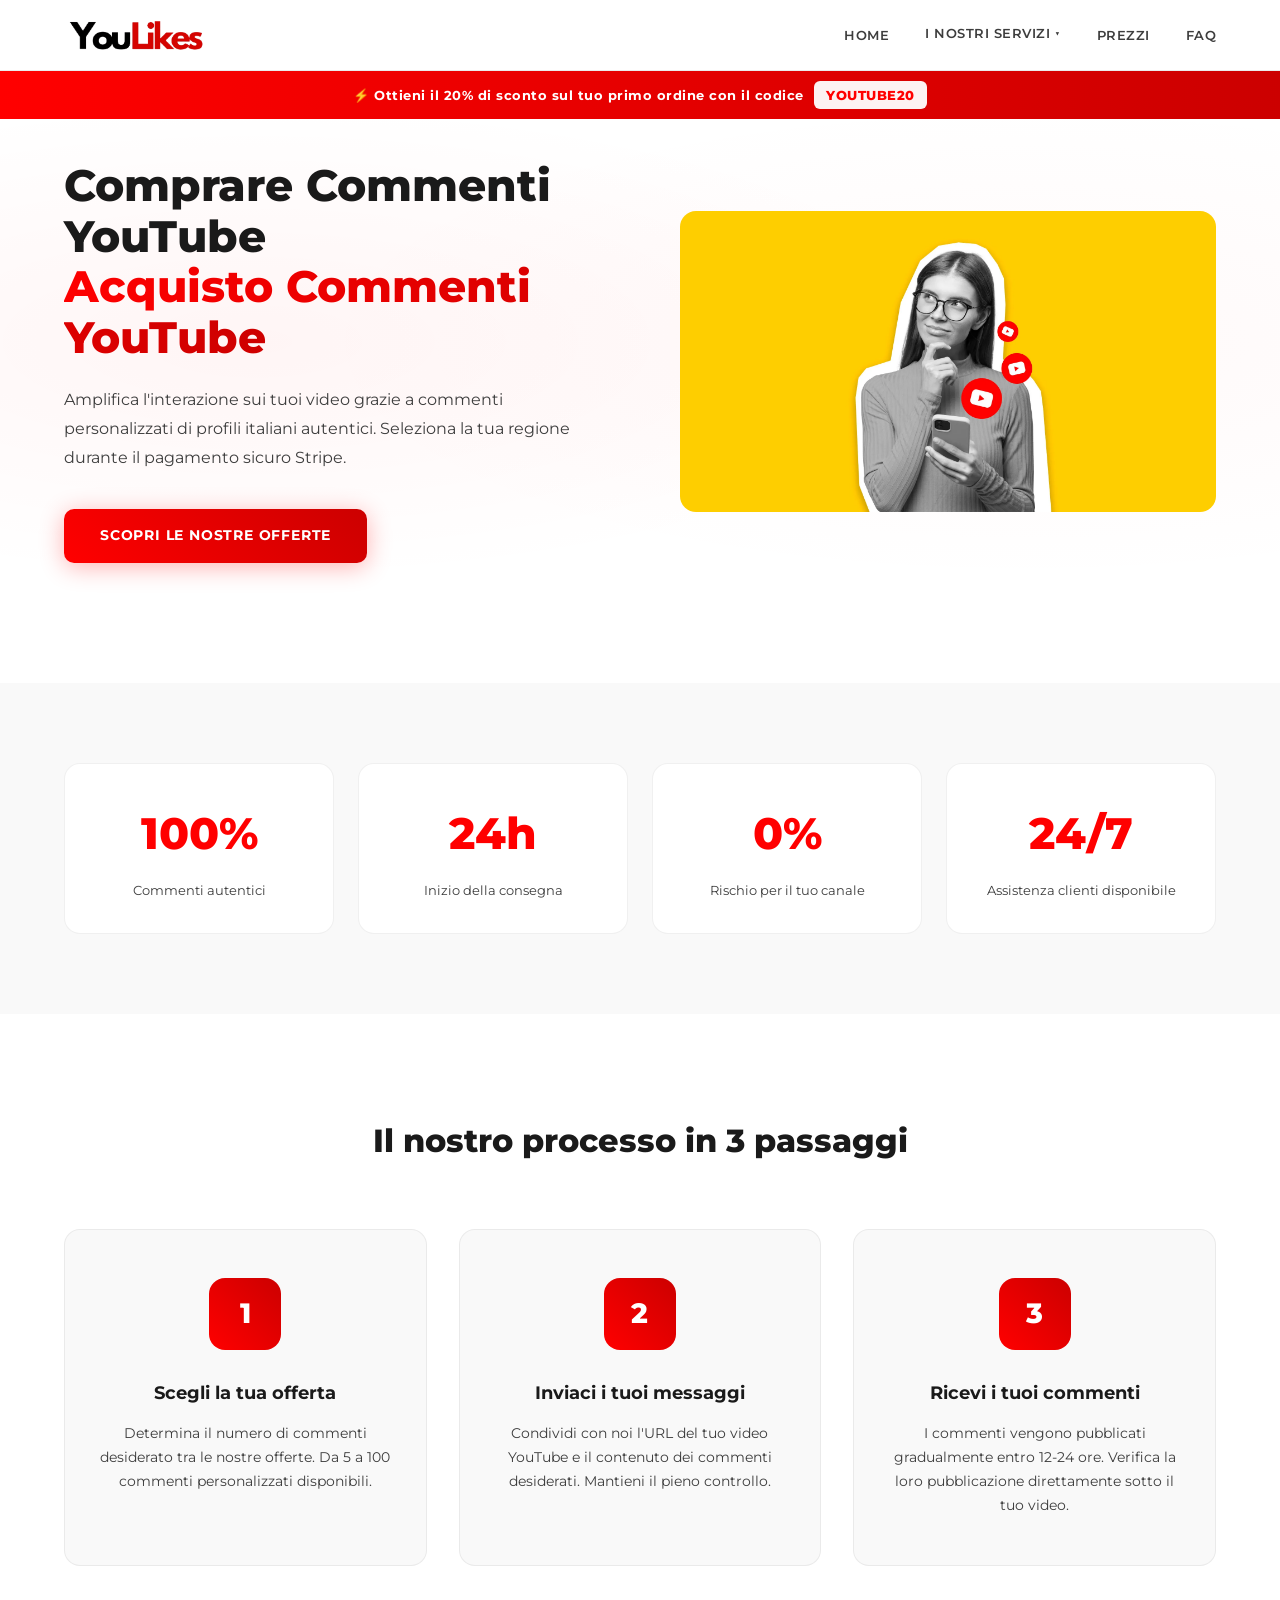
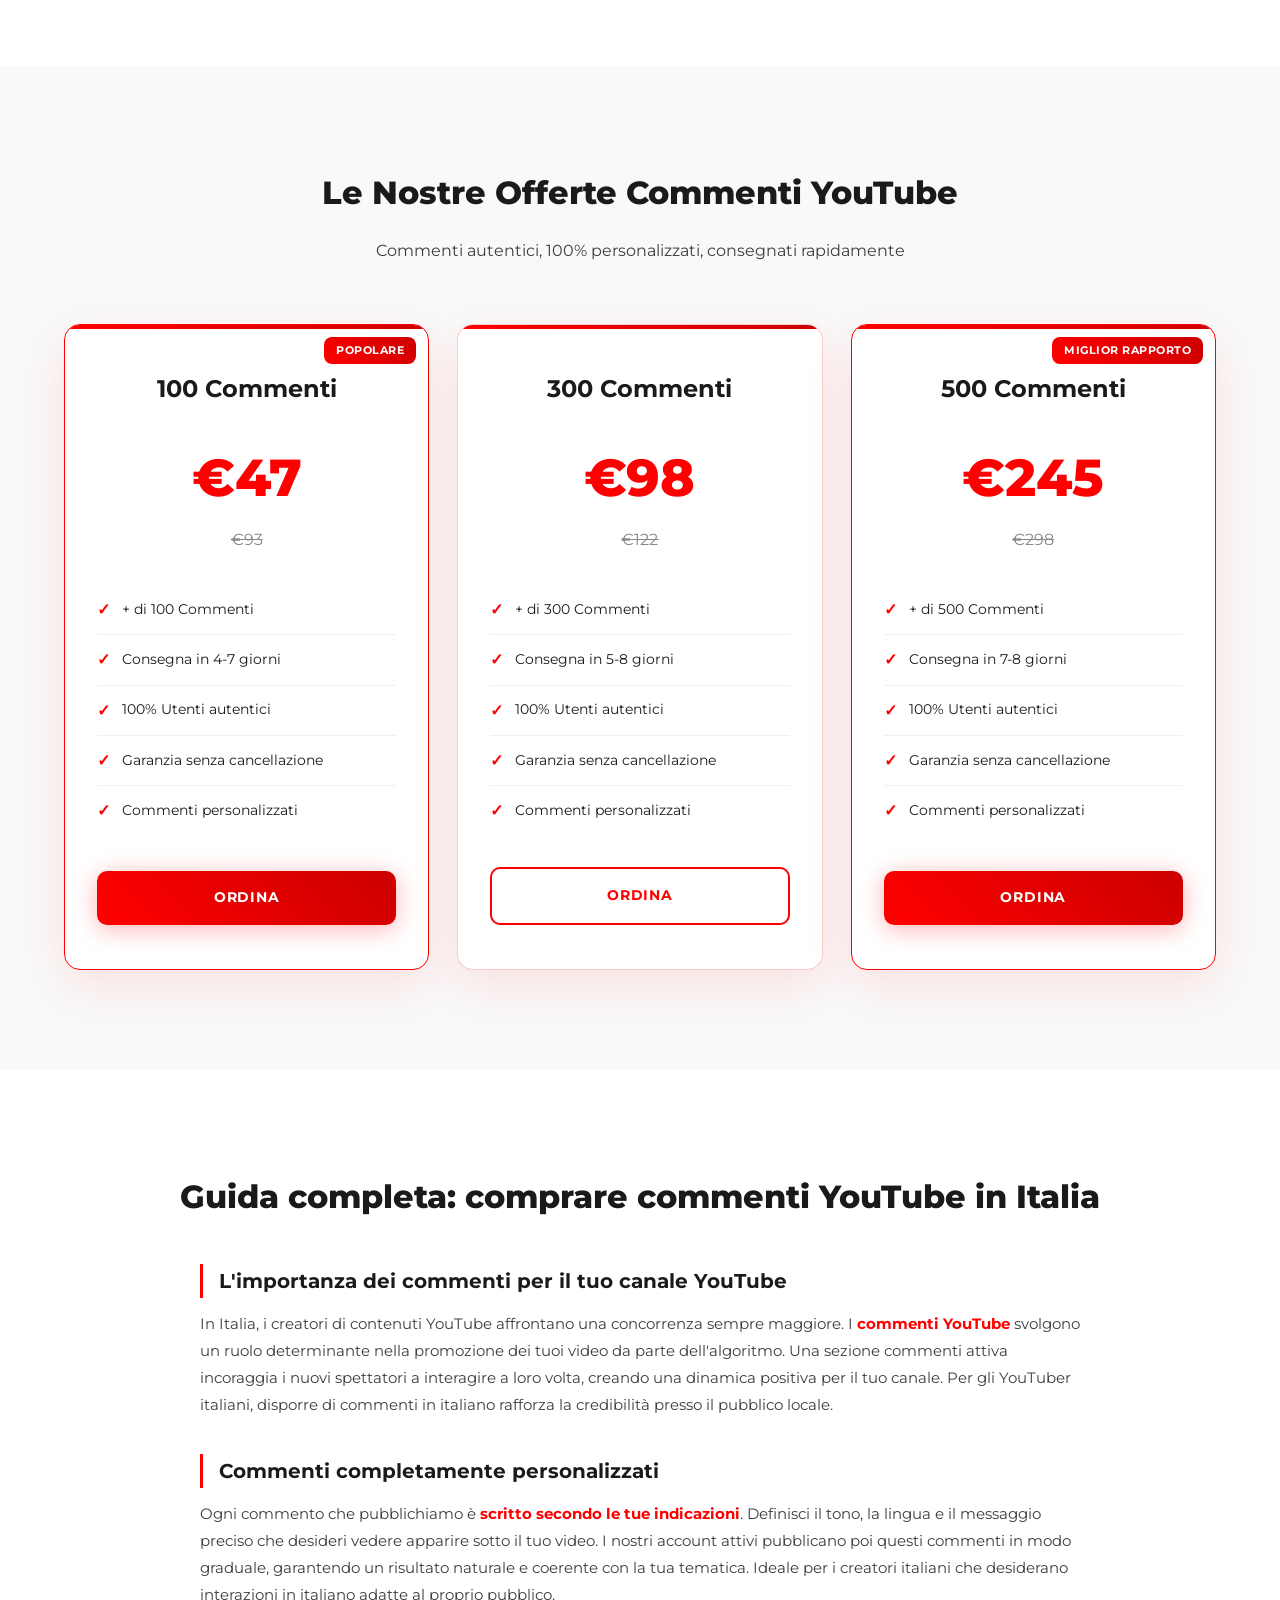
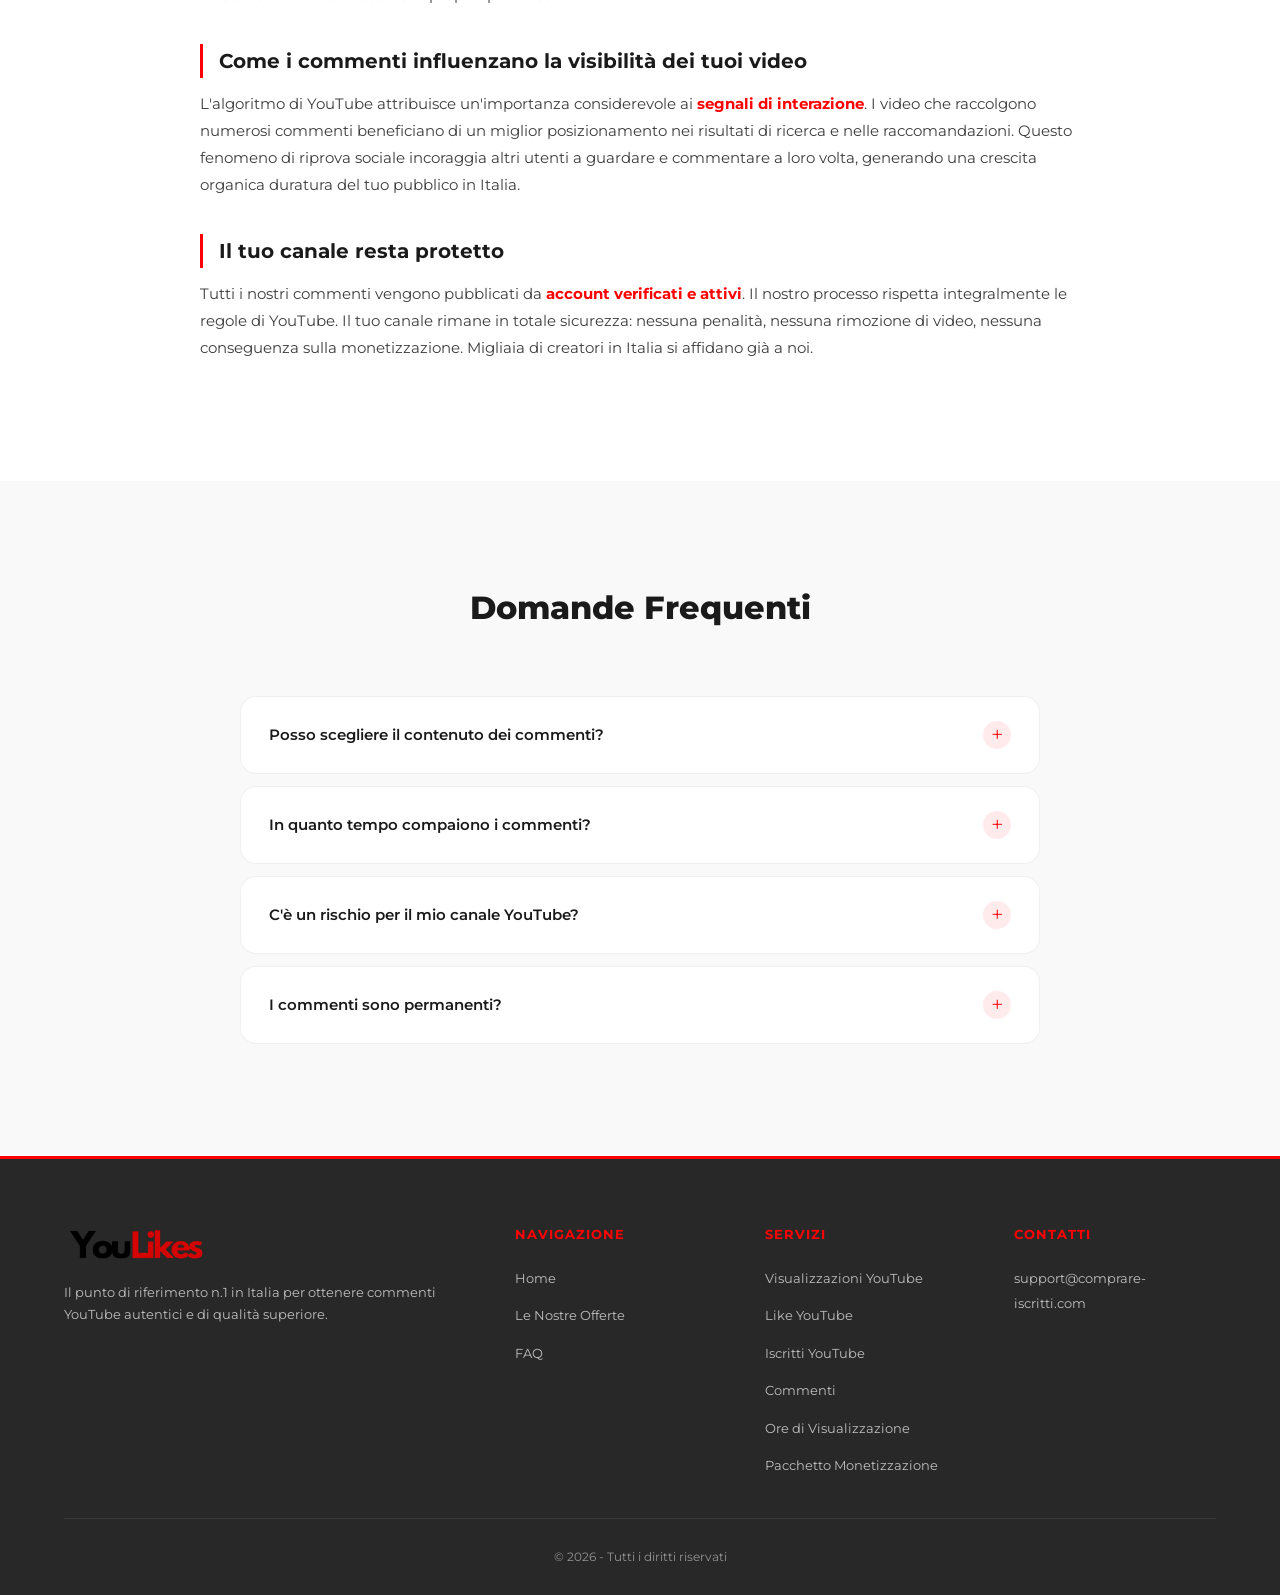
<file: comprare-commenti-youtube.html>
<!DOCTYPE html>
<html lang="it">
<head>
    <meta charset="UTF-8">
    <meta name="viewport" content="width=device-width, initial-scale=1.0">
    <meta name="robots" content="index, follow">
    <title>Comprare Commenti YouTube - Acquisto Commenti YouTube</title>
    <meta name="description" content="Acquista commenti YouTube personalizzati 100% autentici. Commenti di qualità superiore, invio rapido e sicuro. A partire da €47 per 100 commenti.">
    <link rel="canonical" href="https://comprare-iscritti.com/comprare-commenti-youtube.html"/>
    <link rel="alternate" hreflang="it-IT" href="https://comprare-iscritti.com/comprare-commenti-youtube.html"/>
    <link rel="alternate" hreflang="x-default" href="https://comprare-iscritti.com/comprare-commenti-youtube.html"/>
    <meta property="og:type" content="website">
    <meta property="og:url" content="https://comprare-iscritti.com/comprare-commenti-youtube.html">
    <meta property="og:title" content="Comprare Commenti YouTube in Italia">
    <meta property="og:description" content="Acquista commenti YouTube personalizzati 100% autentici. Commenti di qualità superiore, invio rapido e sicuro. A partire da €47 per 100 commenti.">
    <meta property="og:image" content="https://comprare-iscritti.com/logo.png">
    <meta name="twitter:card" content="summary_large_image">
    <meta name="twitter:title" content="Commenti YouTube in Italia">
    <meta name="twitter:description" content="Acquista commenti YouTube personalizzati per amplificare l'interazione sui tuoi video.">
    <meta name="twitter:image" content="https://comprare-iscritti.com/logo.png">
    <link rel="preconnect" href="https://fonts.googleapis.com">
    <link rel="preconnect" href="https://fonts.gstatic.com" crossorigin>
    <link href="https://fonts.googleapis.com/css2?family=Montserrat:wght@400;500;600;700;800&display=swap" rel="stylesheet">
    <link rel="stylesheet" href="styles.css">
    <link rel="icon" type="image/x-icon" href="/favicon.ico">
    <link rel="apple-touch-icon" sizes="96x96" href="/logo/apple-icon-96x96.png">
    <link rel="icon" type="image/png" sizes="96x96" href="/logo/android-icon-96x96.png">
    <link rel="icon" type="image/png" sizes="32x32" href="/logo/android-icon-32x32.png">
    <meta name="msapplication-TileImage" content="/logo/ms-icon-96x96.png">
    <script type="application/ld+json">
    {
        "@context": "https://schema.org",
        "@graph": [
            {
                "@type": "FAQPage",
                "mainEntity": [
                    {
                        "@type": "Question",
                        "name": "Posso scegliere il contenuto dei commenti?",
                        "acceptedAnswer": {
                            "@type": "Answer",
                            "text": "Assolutamente. Ogni commento è completamente personalizzato. Ci invii i messaggi desiderati e noi li pubblichiamo sotto il tuo video. Mantieni il controllo totale sul contenuto pubblicato. Servizio disponibile per i creatori YouTube in Italia."
                        }
                    },
                    {
                        "@type": "Question",
                        "name": "In quanto tempo compaiono i commenti?",
                        "acceptedAnswer": {
                            "@type": "Answer",
                            "text": "La consegna inizia entro 12-24 ore dall'ordine. La durata totale varia in base alla quantità ordinata, da 12 ore per 5 commenti fino a 6 giorni per 100 commenti."
                        }
                    },
                    {
                        "@type": "Question",
                        "name": "C'è un rischio per il mio canale YouTube?",
                        "acceptedAnswer": {
                            "@type": "Answer",
                            "text": "Assolutamente no. I nostri commenti provengono da account verificati e attivi. Il nostro approccio è naturale e sicuro per il tuo canale YouTube. Nessuna penalità è possibile."
                        }
                    },
                    {
                        "@type": "Question",
                        "name": "I commenti sono permanenti?",
                        "acceptedAnswer": {
                            "@type": "Answer",
                            "text": "Sì, i commenti rimangono visibili in modo permanente sotto il tuo video. Essendo pubblicati da account autentici e attivi, la loro permanenza è garantita nel tempo."
                        }
                    }
                ]
            },
            {
                "@type": "Product",
                "name": "Commenti YouTube in Italia",
                "description": "Ottieni commenti YouTube personalizzati 100% autentici in Italia. Commenti di qualità superiore per i tuoi video, consegna rapida e sicura. A partire da €47 per 100 commenti.",
                "brand": {
                    "@type": "Brand",
                    "name": "Comprare-Iscritti.com"
                },
                "image": "https://comprare-iscritti.com/logo.png",
                "offers": {
                    "@type": "AggregateOffer",
                    "priceCurrency": "EUR",
                    "lowPrice": "47",
                    "highPrice": "245",
                    "offerCount": "3",
                    "availability": "https://schema.org/InStock"
                }
            },
            {
                "@type": "Organization",
                "name": "Comprare Iscritti YouTube",
                "url": "https://comprare-iscritti.com",
                "hasOfferCatalog": {
                    "@type": "OfferCatalog",
                    "name": "I nostri servizi",
                    "itemListElement": [
                        {
                            "@type": "Offer",
                            "itemOffered": {
                                "@type": "Service",
                                "name": "comprare commenti youtube",
                                "url": "https://comprare-iscritti.com/comprare-commenti-youtube.html"
                            }
                        }
                    ]
                }
            },
            {
                "@type": "ItemList",
                "name": "Offres",
                "itemListElement": [
                    {
                        "@type": "ListItem",
                        "position": 1,
                        "item": {
                            "@type": "Product",
                            "image": "https://comprare-iscritti.com/logo.png",
                            "brand": {
                                "@type": "Brand",
                                "name": "Comprare Iscritti YouTube"
                            },
                            "name": "100 Commenti",
                            "description": "Pack 100 Commenti.",
                            "offers": {
                                "@type": "Offer",
                                "availability": "https://schema.org/InStock",
                                "price": "47",
                                "priceCurrency": "EUR"
                            }
                        }
                    },
                    {
                        "@type": "ListItem",
                        "position": 2,
                        "item": {
                            "@type": "Product",
                            "image": "https://comprare-iscritti.com/logo.png",
                            "brand": {
                                "@type": "Brand",
                                "name": "Comprare Iscritti YouTube"
                            },
                            "name": "300 Commenti",
                            "description": "Pack 300 Commenti.",
                            "offers": {
                                "@type": "Offer",
                                "availability": "https://schema.org/InStock",
                                "price": "98",
                                "priceCurrency": "EUR"
                            }
                        }
                    },
                    {
                        "@type": "ListItem",
                        "position": 3,
                        "item": {
                            "@type": "Product",
                            "image": "https://comprare-iscritti.com/logo.png",
                            "brand": {
                                "@type": "Brand",
                                "name": "Comprare Iscritti YouTube"
                            },
                            "name": "500 Commenti",
                            "description": "Pack 500 Commenti.",
                            "offers": {
                                "@type": "Offer",
                                "availability": "https://schema.org/InStock",
                                "price": "245",
                                "priceCurrency": "EUR"
                            }
                        }
                    }
                ]
            }
        ]
    }
    </script>
</head>
<body>
    <header class="header">
        <div class="container">
            <a href="https://comprare-iscritti.com/" class="logo" title="Comprare Visualizzazioni YouTube">
                <img src="logo.png" alt="Comprare-Iscritti.com" title="Comprare-Iscritti.com" class="logo-img" width="200" height="200">
            </a>
            <nav class="nav">
                <ul class="nav-list">
                    <li><a href="https://comprare-iscritti.com/" class="nav-link" title="Home">Home</a></li>
                    <li class="nav-item dropdown">
                        <a href="#" class="nav-link" title="I Nostri Servizi">I Nostri Servizi <span class="dropdown-arrow">&#9660;</span></a>
                        <div class="dropdown-menu">
                            <a href="https://comprare-iscritti.com/" title="comprare visualizzazioni youtube">Visualizzazioni YouTube</a>
                            <a href="https://comprare-iscritti.com/comprare-like-youtube.html" title="comprare like youtube">Like YouTube</a>
                            <a href="https://comprare-iscritti.com/comprare-iscritti-youtube.html" title="comprare iscritti youtube">Iscritti YouTube</a>
                            <a href="https://comprare-iscritti.com/comprare-commenti-youtube.html" title="comprare commenti youtube">Commenti</a>
                            <a href="https://comprare-iscritti.com/comprare-ore-visualizzazione-youtube.html" title="ore di visualizzazione youtube">Ore di Visualizzazione</a>
                            <a href="https://comprare-iscritti.com/monetizzazione-youtube.html" title="youtube studio monetizzazione">Pacchetto Monetizzazione</a>
                        </div>
                    </li>
                    <li><a href="#offerte" class="nav-link" title="Prezzi">Prezzi</a></li>
                    <li><a href="#faq" class="nav-link" title="FAQ">FAQ</a></li>
                </ul>
            </nav>
            <button class="menu-toggle" aria-label="Menu">
                <span></span>
                <span></span>
                <span></span>
            </button>
        </div>
    </header>
    <div class="promo-bar">&#x26A1; Ottieni il 20% di sconto sul tuo primo ordine con il codice <span class="promo-code">YOUTUBE20</span></div>

    <section id="home" class="hero">
        <div class="container">
            <div class="hero-content">
                <h1>Comprare Commenti YouTube<br><span class="highlight">Acquisto Commenti YouTube</span></h1>
                <p class="hero-subtitle">Amplifica l'interazione sui tuoi video grazie a commenti personalizzati di profili italiani autentici. Seleziona la tua regione durante il pagamento sicuro Stripe.</p>
                <a href="#offerte" class="btn btn-primary" title="comprare commenti youtube">Scopri le nostre offerte</a>
            </div>
            <div class="hero-image">
                <img src="Cos-e-YouTube.webp" alt="acquisto commenti youtube" title="comprare commenti youtube" class="hero-img" loading="eager" width="1400" height="787">
            </div>
        </div>
    </section>

    <section class="stats">
        <div class="container">
            <div class="stat-card">
                <div class="stat-number" data-target="0" data-static="100%">100%</div>
                <p>Commenti autentici</p>
            </div>
            <div class="stat-card">
                <div class="stat-number" data-target="0" data-static="24h">24h</div>
                <p>Inizio della consegna</p>
            </div>
            <div class="stat-card">
                <div class="stat-number" data-target="0" data-static="0%">0%</div>
                <p>Rischio per il tuo canale</p>
            </div>
            <div class="stat-card">
                <div class="stat-number" data-target="0" data-static="24/7">24/7</div>
                <p>Assistenza clienti disponibile</p>
            </div>
        </div>
    </section>

    <section class="how-it-works">
        <div class="container">
            <h2 class="section-title">Il nostro processo in 3 passaggi</h2>
            <div class="steps">
                <div class="step">
                    <div class="step-icon">
                        <span>1</span>
                    </div>
                    <h3>Scegli la tua offerta</h3>
                    <p>Determina il numero di commenti desiderato tra le nostre offerte. Da 5 a 100 commenti personalizzati disponibili.</p>
                </div>
                <div class="step">
                    <div class="step-icon">
                        <span>2</span>
                    </div>
                    <h3>Inviaci i tuoi messaggi</h3>
                    <p>Condividi con noi l'URL del tuo video YouTube e il contenuto dei commenti desiderati. Mantieni il pieno controllo.</p>
                </div>
                <div class="step">
                    <div class="step-icon">
                        <span>3</span>
                    </div>
                    <h3>Ricevi i tuoi commenti</h3>
                    <p>I commenti vengono pubblicati gradualmente entro 12-24 ore. Verifica la loro pubblicazione direttamente sotto il tuo video.</p>
                </div>
            </div>
        </div>
    </section>

    <section id="offerte" class="pricing">
        <div class="container">
            <h2 class="section-title">Le Nostre Offerte Commenti YouTube</h2>
            <p class="section-subtitle">Commenti autentici, 100% personalizzati, consegnati rapidamente</p>
            <div class="pricing-cards" style="grid-template-columns: repeat(3, 1fr);">

                <div class="pricing-card featured">
                    <div class="pricing-badge">Popolare</div>
                    <div class="pricing-header">
                        <h3>100 Commenti</h3>
                    </div>
                    <div class="pricing-price">
                        <span class="price">&euro;47</span>
                        <span class="old-price">&euro;93</span>
                    </div>
                    <ul class="pricing-features">
                        <li><span class="check">&#10003;</span> + di 100 Commenti</li>
                        <li><span class="check">&#10003;</span> Consegna in 4-7 giorni</li>
                        <li><span class="check">&#10003;</span> 100% Utenti autentici</li>
                        <li><span class="check">&#10003;</span> Garanzia senza cancellazione</li>
                        <li><span class="check">&#10003;</span> Commenti personalizzati</li>
                    </ul>
                    <a href="https://buy.stripe.com/dRm7sL41c4Gv8OOcig6Na0x" class="btn btn-primary" title="Ordina 100 commenti" rel="noopener" target="_blank">Ordina</a>
                </div>

                <div class="pricing-card">
                    <div class="pricing-header">
                        <h3>300 Commenti</h3>
                    </div>
                    <div class="pricing-price">
                        <span class="price">&euro;98</span>
                        <span class="old-price">&euro;122</span>
                    </div>
                    <ul class="pricing-features">
                        <li><span class="check">&#10003;</span> + di 300 Commenti</li>
                        <li><span class="check">&#10003;</span> Consegna in 5-8 giorni</li>
                        <li><span class="check">&#10003;</span> 100% Utenti autentici</li>
                        <li><span class="check">&#10003;</span> Garanzia senza cancellazione</li>
                        <li><span class="check">&#10003;</span> Commenti personalizzati</li>
                    </ul>
                    <a href="https://buy.stripe.com/9B6aEX7do6ODaWW6XW6Na0w" class="btn btn-outline" title="Ordina 300 commenti" rel="noopener" target="_blank">Ordina</a>
                </div>

                <div class="pricing-card featured">
                    <div class="pricing-badge">Miglior rapporto</div>
                    <div class="pricing-header">
                        <h3>500 Commenti</h3>
                    </div>
                    <div class="pricing-price">
                        <span class="price">&euro;245</span>
                        <span class="old-price">&euro;298</span>
                    </div>
                    <ul class="pricing-features">
                        <li><span class="check">&#10003;</span> + di 500 Commenti</li>
                        <li><span class="check">&#10003;</span> Consegna in 7-8 giorni</li>
                        <li><span class="check">&#10003;</span> 100% Utenti autentici</li>
                        <li><span class="check">&#10003;</span> Garanzia senza cancellazione</li>
                        <li><span class="check">&#10003;</span> Commenti personalizzati</li>
                    </ul>
                    <a href="https://buy.stripe.com/aFa7sL9lw4Gv3uugyw6Na0v" class="btn btn-primary" title="Ordina 500 commenti" rel="noopener" target="_blank">Ordina</a>
                </div>

            </div>
        </div>
    </section>

    <section class="seo-content">
        <div class="container">
            <h2 class="section-title">Guida completa: comprare commenti YouTube in Italia</h2>
            <div class="seo-text">
                <h3>L'importanza dei commenti per il tuo canale YouTube</h3>
                <p>In Italia, i creatori di contenuti YouTube affrontano una concorrenza sempre maggiore. I <strong>commenti YouTube</strong> svolgono un ruolo determinante nella promozione dei tuoi video da parte dell'algoritmo. Una sezione commenti attiva incoraggia i nuovi spettatori a interagire a loro volta, creando una dinamica positiva per il tuo canale. Per gli YouTuber italiani, disporre di commenti in italiano rafforza la credibilit&agrave; presso il pubblico locale.</p>

                <h3>Commenti completamente personalizzati</h3>
                <p>Ogni commento che pubblichiamo &egrave; <strong>scritto secondo le tue indicazioni</strong>. Definisci il tono, la lingua e il messaggio preciso che desideri vedere apparire sotto il tuo video. I nostri account attivi pubblicano poi questi commenti in modo graduale, garantendo un risultato naturale e coerente con la tua tematica. Ideale per i creatori italiani che desiderano interazioni in italiano adatte al proprio pubblico.</p>

                <h3>Come i commenti influenzano la visibilit&agrave; dei tuoi video</h3>
                <p>L'algoritmo di YouTube attribuisce un'importanza considerevole ai <strong>segnali di interazione</strong>. I video che raccolgono numerosi commenti beneficiano di un miglior posizionamento nei risultati di ricerca e nelle raccomandazioni. Questo fenomeno di riprova sociale incoraggia altri utenti a guardare e commentare a loro volta, generando una crescita organica duratura del tuo pubblico in Italia.</p>

                <h3>Il tuo canale resta protetto</h3>
                <p>Tutti i nostri commenti vengono pubblicati da <strong>account verificati e attivi</strong>. Il nostro processo rispetta integralmente le regole di YouTube. Il tuo canale rimane in totale sicurezza: nessuna penalit&agrave;, nessuna rimozione di video, nessuna conseguenza sulla monetizzazione. Migliaia di creatori in Italia si affidano gi&agrave; a noi.</p>
            </div>
        </div>
    </section>

    <section id="faq" class="faq">
        <div class="container">
            <h2 class="section-title">Domande Frequenti</h2>
            <div class="faq-list">
                <div class="faq-item">
                    <button class="faq-question">
                        <span>Posso scegliere il contenuto dei commenti?</span>
                        <span class="faq-icon">+</span>
                    </button>
                    <div class="faq-answer">
                        <p>Assolutamente. Ogni commento &egrave; completamente personalizzato. Ci invii i messaggi desiderati e noi li pubblichiamo sotto il tuo video. Mantieni il controllo totale sul contenuto pubblicato.</p>
                    </div>
                </div>
                <div class="faq-item">
                    <button class="faq-question">
                        <span>In quanto tempo compaiono i commenti?</span>
                        <span class="faq-icon">+</span>
                    </button>
                    <div class="faq-answer">
                        <p>La consegna inizia entro 12-24 ore dall'ordine. La durata totale varia in base alla quantit&agrave; ordinata, da 12 ore per 5 commenti fino a 6 giorni per 100 commenti.</p>
                    </div>
                </div>
                <div class="faq-item">
                    <button class="faq-question">
                        <span>C'&egrave; un rischio per il mio canale YouTube?</span>
                        <span class="faq-icon">+</span>
                    </button>
                    <div class="faq-answer">
                        <p>Assolutamente no. I nostri commenti provengono da account verificati e attivi. Il nostro approccio &egrave; naturale e sicuro per il tuo canale YouTube. Nessuna penalit&agrave; &egrave; possibile.</p>
                    </div>
                </div>
                <div class="faq-item">
                    <button class="faq-question">
                        <span>I commenti sono permanenti?</span>
                        <span class="faq-icon">+</span>
                    </button>
                    <div class="faq-answer">
                        <p>S&igrave;, i commenti rimangono visibili in modo permanente sotto il tuo video. Essendo pubblicati da account autentici e attivi, la loro permanenza &egrave; garantita nel tempo.</p>
                    </div>
                </div>
            </div>
        </div>
    </section>

    <footer class="footer">
        <div class="container">
            <div class="footer-content">
                <div class="footer-brand">
                    <a href="https://comprare-iscritti.com/" class="logo" title="Comprare Visualizzazioni YouTube">
                        <img src="logo.png" alt="Comprare-Iscritti.com" title="Comprare-Iscritti.com" class="logo-img" width="200" height="200">
                    </a>
                    <p>Il punto di riferimento n.1 in Italia per ottenere commenti YouTube autentici e di qualit&agrave; superiore.</p>
                </div>
                <div class="footer-links">
                    <h4>Navigazione</h4>
                    <ul>
                        <li><a href="https://comprare-iscritti.com/" title="Home">Home</a></li>
                        <li><a href="#offerte" title="Le Nostre Offerte">Le Nostre Offerte</a></li>
                        <li><a href="#faq" title="FAQ">FAQ</a></li>
                    </ul>
                </div>
                <div class="footer-links">
                    <h4>Servizi</h4>
                    <ul>
                        <li><a href="https://comprare-iscritti.com/" title="comprare visualizzazioni youtube">Visualizzazioni YouTube</a></li>
                        <li><a href="https://comprare-iscritti.com/comprare-like-youtube.html" title="comprare like youtube">Like YouTube</a></li>
                        <li><a href="https://comprare-iscritti.com/comprare-iscritti-youtube.html" title="comprare iscritti youtube">Iscritti YouTube</a></li>
                        <li><a href="https://comprare-iscritti.com/comprare-commenti-youtube.html" title="comprare commenti youtube">Commenti</a></li>
                        <li><a href="https://comprare-iscritti.com/comprare-ore-visualizzazione-youtube.html" title="4000 ore di visualizzazione youtube">Ore di Visualizzazione</a></li>
                        <li><a href="https://comprare-iscritti.com/monetizzazione-youtube.html" title="monetizzazione youtube">Pacchetto Monetizzazione</a></li>
                    </ul>
                </div>
                <div class="footer-links">
                    <h4>Contatti</h4>
                    <ul>
                        <li><a href="mailto:support@comprare-iscritti.com" title="support@comprare-iscritti.com">support@comprare-iscritti.com</a></li>
                    </ul>
                </div>
            </div>
            <div class="footer-bottom">
                <p>&copy; 2026 - Tutti i diritti riservati</p>
            </div>
        </div>
    </footer>

    <script>
        document.addEventListener('DOMContentLoaded', function() {

            const menuToggle = document.querySelector('.menu-toggle');
            const nav = document.querySelector('.nav');

            if (menuToggle && nav) {
                menuToggle.addEventListener('click', function(e) {
                    e.stopPropagation();
                    nav.classList.toggle('active');
                    menuToggle.classList.toggle('active');
                });

                document.addEventListener('click', function(e) {
                    if (!nav.contains(e.target) && !menuToggle.contains(e.target)) {
                        nav.classList.remove('active');
                        menuToggle.classList.remove('active');
                        document.querySelectorAll('.nav-item.dropdown').forEach(d => d.classList.remove('active'));
                    }
                });

                const navLinks = document.querySelectorAll('.nav-link:not(.nav-item.dropdown > .nav-link)');
                navLinks.forEach(link => {
                    link.addEventListener('click', function() {
                        nav.classList.remove('active');
                        menuToggle.classList.remove('active');
                    });
                });
            }

            const dropdowns = document.querySelectorAll('.nav-item.dropdown');
            dropdowns.forEach(dropdown => {
                const dropdownLink = dropdown.querySelector('.nav-link');
                dropdownLink.addEventListener('click', function(e) {
                    if (window.innerWidth <= 768) {
                        e.preventDefault();
                        dropdown.classList.toggle('active');
                    }
                });
            });

            const dropdownMenuLinks = document.querySelectorAll('.dropdown-menu a');
            dropdownMenuLinks.forEach(link => {
                link.addEventListener('click', function() {
                    if (window.innerWidth <= 768) {
                        const nav = document.querySelector('.nav');
                        const menuToggle = document.querySelector('.menu-toggle');
                        nav.classList.remove('active');
                        menuToggle.classList.remove('active');
                        document.querySelectorAll('.nav-item.dropdown').forEach(d => d.classList.remove('active'));
                    }
                });
            });

            const anchorLinks = document.querySelectorAll('a[href^="#"]');
            anchorLinks.forEach(link => {
                link.addEventListener('click', function(e) {
                    e.preventDefault();
                    const targetId = this.getAttribute('href');
                    const targetElement = document.querySelector(targetId);
                    if (targetElement) {
                        const headerHeight = document.querySelector('.header').offsetHeight;
                        const targetPosition = targetElement.offsetTop - headerHeight;
                        window.scrollTo({ top: targetPosition, behavior: 'smooth' });
                    }
                });
            });

            const faqItems = document.querySelectorAll('.faq-item');
            faqItems.forEach(item => {
                const question = item.querySelector('.faq-question');
                question.addEventListener('click', function() {
                    faqItems.forEach(otherItem => {
                        if (otherItem !== item && otherItem.classList.contains('active')) {
                            otherItem.classList.remove('active');
                        }
                    });
                    item.classList.toggle('active');
                });
            });

            const animateElements = document.querySelectorAll('.stat-card, .step, .pricing-card, .faq-item');
            const observerOptions = { threshold: 0.1, rootMargin: '0px 0px -50px 0px' };
            const observer = new IntersectionObserver(function(entries) {
                entries.forEach(entry => {
                    if (entry.isIntersecting) {
                        entry.target.style.opacity = '1';
                        entry.target.style.transform = 'translateY(0)';
                    }
                });
            }, observerOptions);

            animateElements.forEach(element => {
                element.style.opacity = '0';
                element.style.transform = 'translateY(30px)';
                element.style.transition = 'opacity 0.6s ease, transform 0.6s ease';
                observer.observe(element);
            });

            const statNumbers = document.querySelectorAll('.stat-number');
            let animated = false;
            function animateCounters() {
                if (animated) return;
                statNumbers.forEach(stat => {
                    const staticText = stat.getAttribute('data-static');
                    if (staticText) { stat.textContent = staticText; return; }
                    const target = parseInt(stat.getAttribute('data-target') || stat.textContent);
                    const suffix = stat.getAttribute('data-suffix') || '%';
                    if (isNaN(target) || target <= 0) return;
                    let current = 0;
                    const increment = target / 50;
                    const duration = 2000;
                    const stepTime = duration / 50;
                    const counter = setInterval(() => {
                        current += increment;
                        if (current >= target) { stat.textContent = target + suffix; clearInterval(counter); }
                        else { stat.textContent = Math.floor(current) + suffix; }
                    }, stepTime);
                });
                animated = true;
            }
            const statsSection = document.querySelector('.stats');
            if (statsSection) {
                const statsObserver = new IntersectionObserver((entries) => {
                    entries.forEach(entry => { if (entry.isIntersecting) { animateCounters(); } });
                }, { threshold: 0.5 });
                statsObserver.observe(statsSection);
            }

        });
    </script>
</body>
</html>
</file>
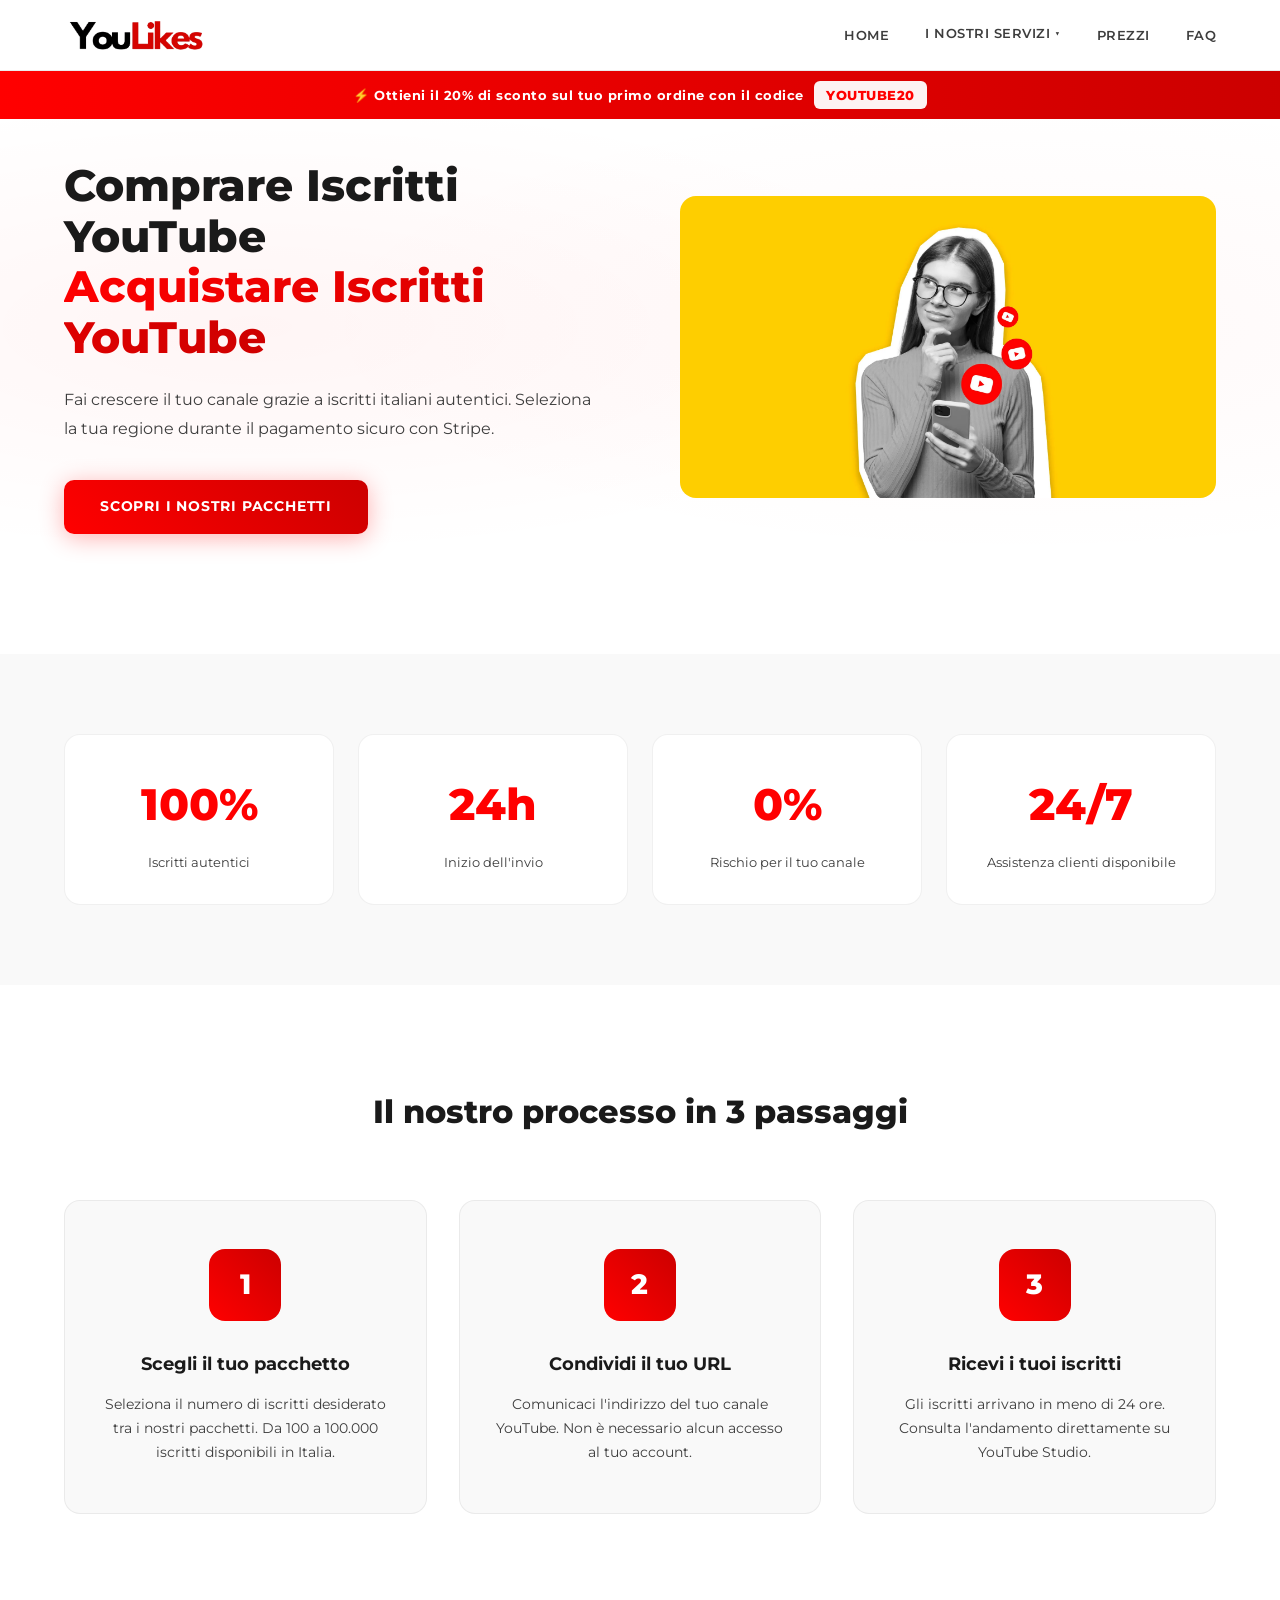
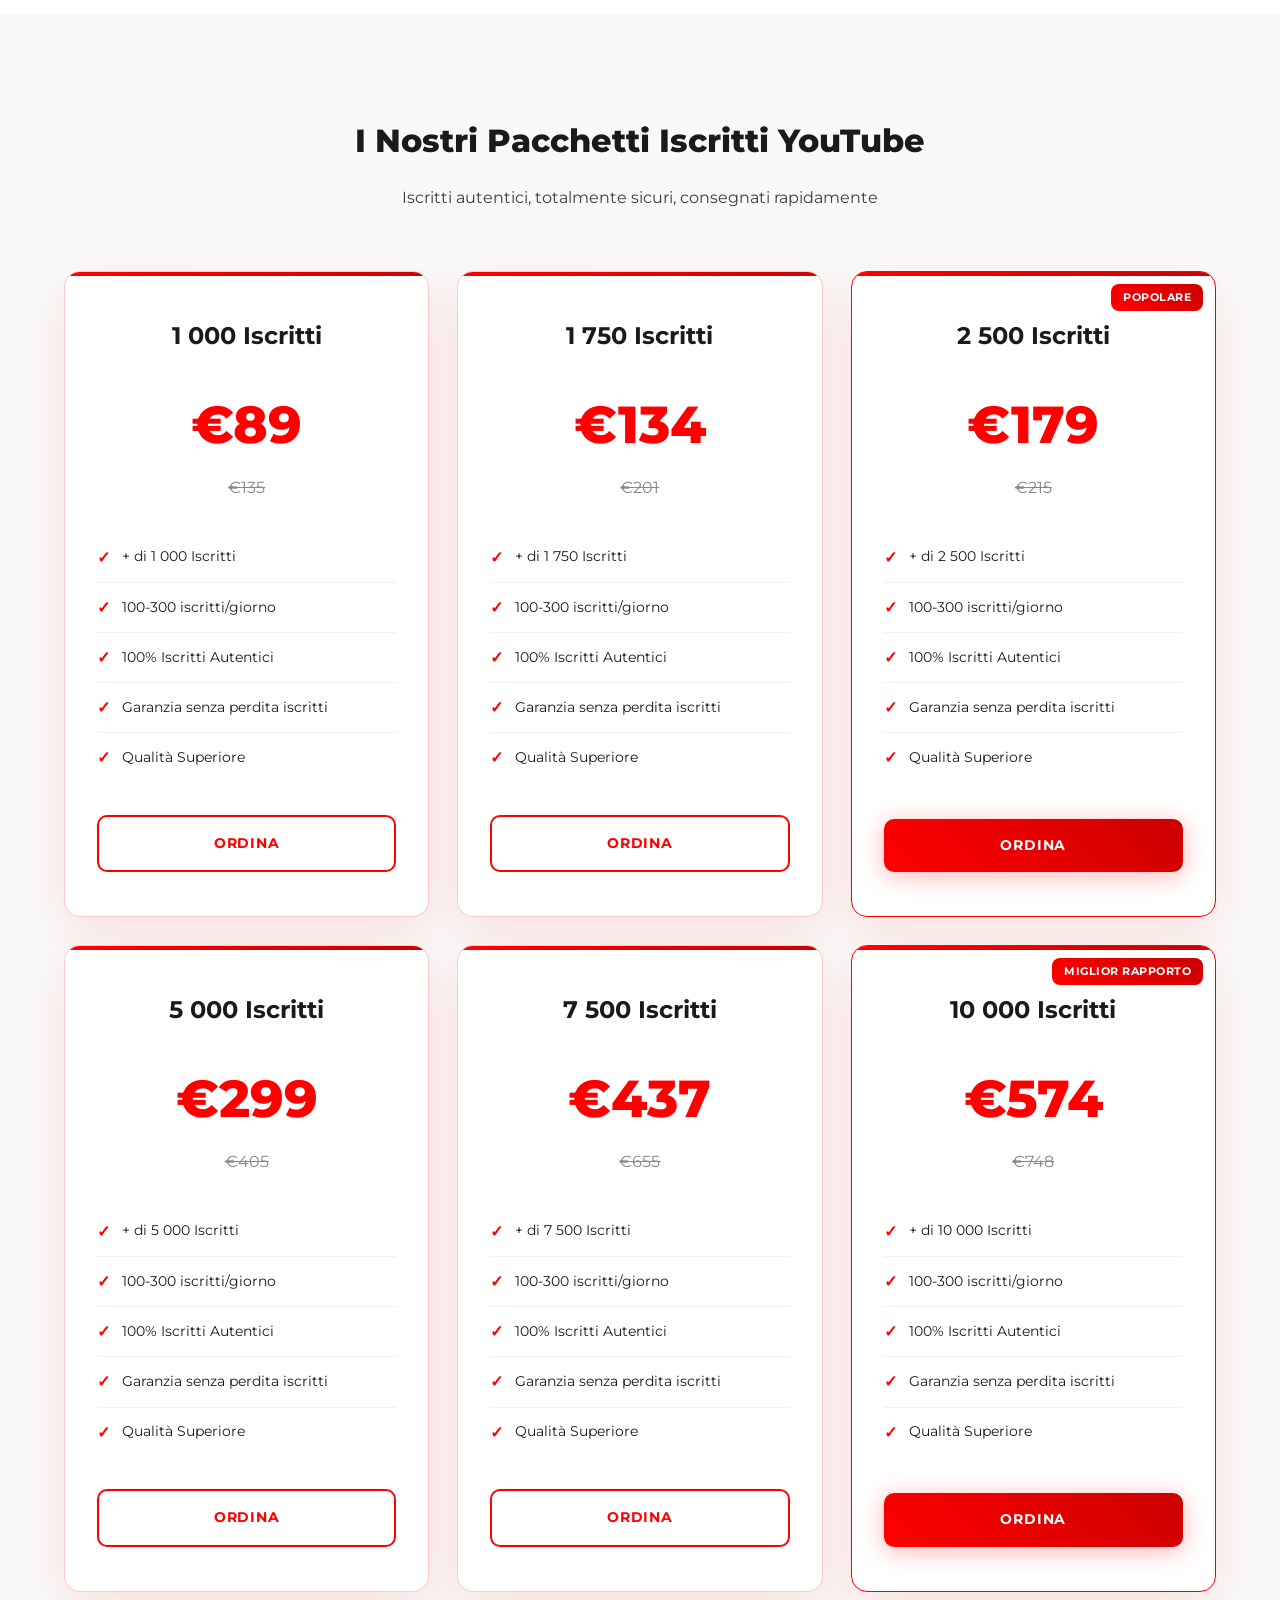
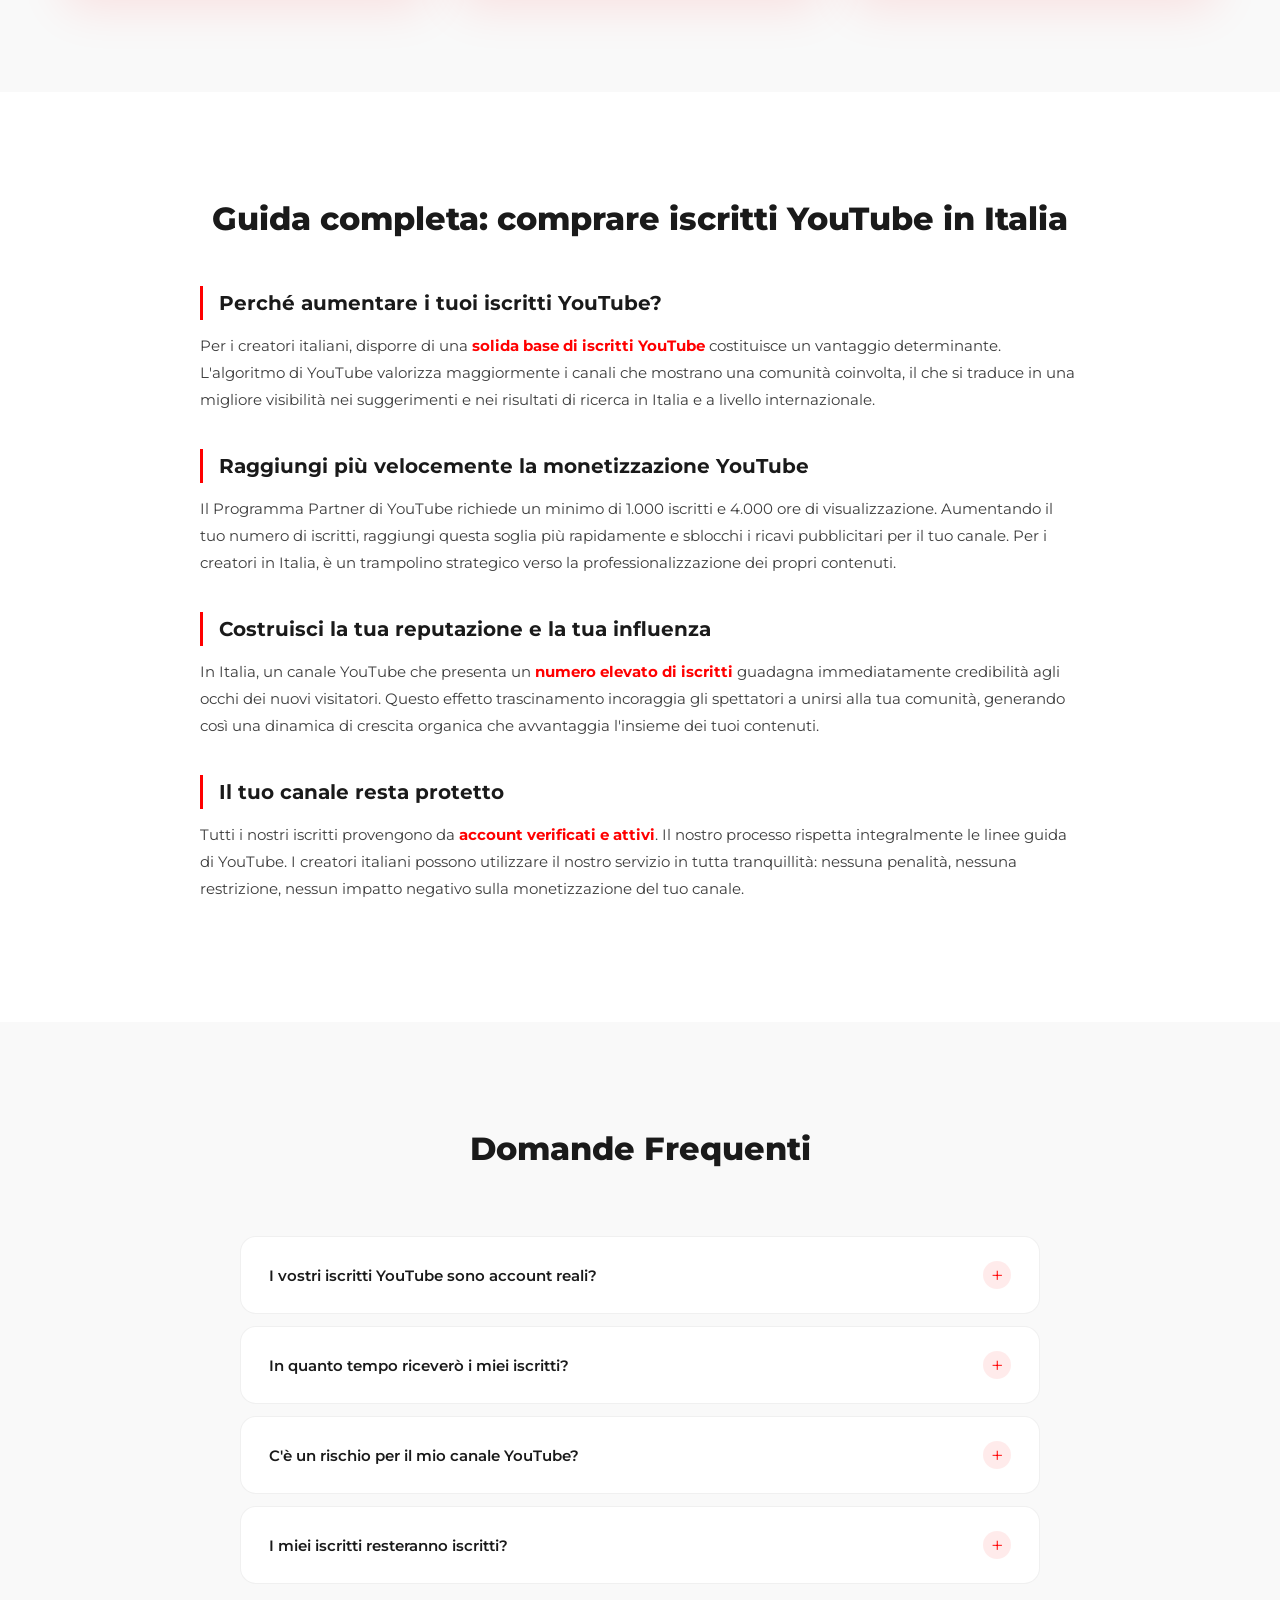
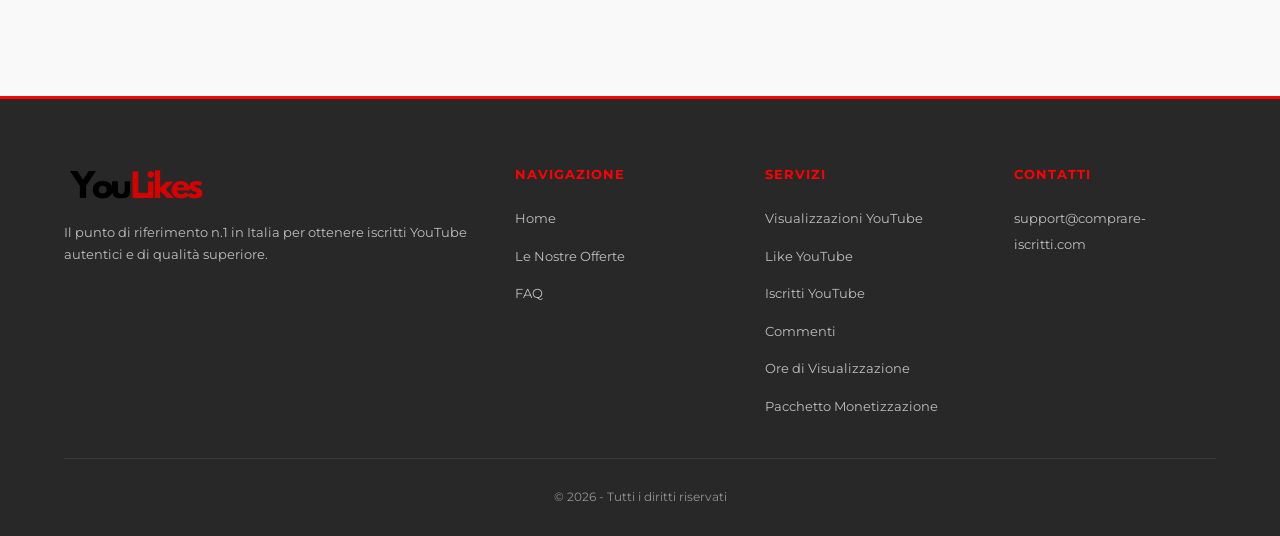
<file: comprare-iscritti-youtube.html>
<!DOCTYPE html>
<html lang="it">
<head>
    <meta charset="UTF-8">
    <meta name="viewport" content="width=device-width, initial-scale=1.0">
    <meta name="robots" content="index, follow">
    <title>Comprare Iscritti YouTube - Acquistare Iscritti YouTube</title>
    <meta name="description" content="Acquista iscritti YouTube 100% autentici e di qualita superiore. Fai crescere il tuo canale con iscritti affidabili, invio rapido e sicuro. A partire da 89 euro per 1000 iscritti.">
    <link rel="canonical" href="https://comprare-iscritti.com/comprare-iscritti-youtube.html"/>
    <link rel="alternate" hreflang="it-IT" href="https://comprare-iscritti.com/comprare-iscritti-youtube.html"/>
    <link rel="alternate" hreflang="x-default" href="https://comprare-iscritti.com/comprare-iscritti-youtube.html"/>
    <meta property="og:type" content="website">
    <meta property="og:url" content="https://comprare-iscritti.com/comprare-iscritti-youtube.html">
    <meta property="og:title" content="Comprare Iscritti YouTube in Italia">
    <meta property="og:description" content="Acquista iscritti YouTube 100% autentici e di qualita superiore. Fai crescere il tuo canale con iscritti affidabili, invio rapido e sicuro. A partire da 89 euro per 1000 iscritti.">
    <meta property="og:image" content="https://comprare-iscritti.com/logo.png">
    <meta name="twitter:card" content="summary_large_image">
    <meta name="twitter:title" content="Comprare Iscritti YouTube in Italia">
    <meta name="twitter:description" content="Ottieni iscritti YouTube autentici in Italia. Acquisto di iscritti YouTube sicuro, qualita superiore. Miglior sito per comprare iscritti YouTube in Italia.">
    <meta name="twitter:image" content="https://comprare-iscritti.com/logo.png">
    <link rel="preconnect" href="https://fonts.googleapis.com">
    <link rel="preconnect" href="https://fonts.gstatic.com" crossorigin>
    <link href="https://fonts.googleapis.com/css2?family=Montserrat:wght@400;500;600;700;800&display=swap" rel="stylesheet">
    <link rel="stylesheet" href="styles.css">
    <link rel="icon" type="image/x-icon" href="/favicon.ico">
    <link rel="apple-touch-icon" sizes="96x96" href="/logo/apple-icon-96x96.png">
    <link rel="icon" type="image/png" sizes="96x96" href="/logo/android-icon-96x96.png">
    <link rel="icon" type="image/png" sizes="32x32" href="/logo/android-icon-32x32.png">
    <meta name="msapplication-TileImage" content="/logo/ms-icon-96x96.png">
    <script type="application/ld+json">
    {
        "@context": "https://schema.org",
        "@graph": [
            {
                "@type": "FAQPage",
                "mainEntity": [
                    {
                        "@type": "Question",
                        "name": "I vostri iscritti YouTube sono account reali?",
                        "acceptedAnswer": {
                            "@type": "Answer",
                            "text": "Assolutamente. Ogni iscritto proviene da un account YouTube verificato e attivo. Il nostro servizio in Italia garantisce iscritti 100% autentici, conformi alle regole di YouTube."
                        }
                    },
                    {
                        "@type": "Question",
                        "name": "In quanto tempo ricevero i miei iscritti?",
                        "acceptedAnswer": {
                            "@type": "Answer",
                            "text": "L'invio inizia entro 24 ore dal tuo ordine in Italia. La durata totale varia in base alla quantita: circa 1 giorno per 100 iscritti e fino a 30 giorni per 100.000 iscritti."
                        }
                    },
                    {
                        "@type": "Question",
                        "name": "C'e un rischio per il mio canale YouTube?",
                        "acceptedAnswer": {
                            "@type": "Answer",
                            "text": "Nessun rischio. I nostri iscritti provengono da account autentici e attivi. Il processo che utilizziamo e naturale e sicuro. Il tuo canale YouTube resta completamente protetto."
                        }
                    },
                    {
                        "@type": "Question",
                        "name": "I miei iscritti resteranno iscritti?",
                        "acceptedAnswer": {
                            "@type": "Answer",
                            "text": "Si, i nostri iscritti sono di qualita superiore e rimangono iscritti al tuo canale a lungo termine. Se dovesse verificarsi una leggera diminuzione, la nostra garanzia copre la sostituzione in Italia."
                        }
                    }
                ]
            },
            {
                "@type": "Product",
                "name": "Comprare Iscritti YouTube in Italia",
                "description": "Ottieni iscritti YouTube autentici in Italia. Iscritti YouTube di qualita superiore a partire da 89 euro. Servizio sicuro per i creatori italiani. Pacchetti da 1000 a 100000 iscritti YouTube. Miglior sito per comprare iscritti YouTube in Italia.",
                "brand": {
                    "@type": "Brand",
                    "name": "Comprare-Iscritti.com"
                },
                "image": "https://comprare-iscritti.com/logo.png",
                "offers": {
                    "@type": "AggregateOffer",
                    "priceCurrency": "EUR",
                    "lowPrice": "89",
                    "highPrice": "574",
                    "offerCount": "6",
                    "availability": "https://schema.org/InStock"
                }
            },
            {
                "@type": "Organization",
                "name": "Comprare Iscritti YouTube",
                "url": "https://comprare-iscritti.com",
                "hasOfferCatalog": {
                    "@type": "OfferCatalog",
                    "name": "I nostri servizi",
                    "itemListElement": [
                        {
                            "@type": "Offer",
                            "itemOffered": {
                                "@type": "Service",
                                "name": "comprare iscritti youtube",
                                "url": "https://comprare-iscritti.com/comprare-iscritti-youtube.html"
                            }
                        }
                    ]
                }
            },
            {
                "@type": "ItemList",
                "name": "Offres",
                "itemListElement": [
                    {
                        "@type": "ListItem",
                        "position": 1,
                        "item": {
                            "@type": "Product",
                            "image": "https://comprare-iscritti.com/logo.png",
                            "brand": {
                                "@type": "Brand",
                                "name": "Comprare Iscritti YouTube"
                            },
                            "name": "1 000 Iscritti",
                            "description": "Pack 1 000 Iscritti.",
                            "offers": {
                                "@type": "Offer",
                                "availability": "https://schema.org/InStock",
                                "price": "89",
                                "priceCurrency": "EUR"
                            }
                        }
                    },
                    {
                        "@type": "ListItem",
                        "position": 2,
                        "item": {
                            "@type": "Product",
                            "image": "https://comprare-iscritti.com/logo.png",
                            "brand": {
                                "@type": "Brand",
                                "name": "Comprare Iscritti YouTube"
                            },
                            "name": "1 750 Iscritti",
                            "description": "Pack 1 750 Iscritti.",
                            "offers": {
                                "@type": "Offer",
                                "availability": "https://schema.org/InStock",
                                "price": "134",
                                "priceCurrency": "EUR"
                            }
                        }
                    },
                    {
                        "@type": "ListItem",
                        "position": 3,
                        "item": {
                            "@type": "Product",
                            "image": "https://comprare-iscritti.com/logo.png",
                            "brand": {
                                "@type": "Brand",
                                "name": "Comprare Iscritti YouTube"
                            },
                            "name": "2 500 Iscritti",
                            "description": "Pack 2 500 Iscritti.",
                            "offers": {
                                "@type": "Offer",
                                "availability": "https://schema.org/InStock",
                                "price": "179",
                                "priceCurrency": "EUR"
                            }
                        }
                    },
                    {
                        "@type": "ListItem",
                        "position": 4,
                        "item": {
                            "@type": "Product",
                            "image": "https://comprare-iscritti.com/logo.png",
                            "brand": {
                                "@type": "Brand",
                                "name": "Comprare Iscritti YouTube"
                            },
                            "name": "5 000 Iscritti",
                            "description": "Pack 5 000 Iscritti.",
                            "offers": {
                                "@type": "Offer",
                                "availability": "https://schema.org/InStock",
                                "price": "299",
                                "priceCurrency": "EUR"
                            }
                        }
                    },
                    {
                        "@type": "ListItem",
                        "position": 5,
                        "item": {
                            "@type": "Product",
                            "image": "https://comprare-iscritti.com/logo.png",
                            "brand": {
                                "@type": "Brand",
                                "name": "Comprare Iscritti YouTube"
                            },
                            "name": "7 500 Iscritti",
                            "description": "Pack 7 500 Iscritti.",
                            "offers": {
                                "@type": "Offer",
                                "availability": "https://schema.org/InStock",
                                "price": "437",
                                "priceCurrency": "EUR"
                            }
                        }
                    },
                    {
                        "@type": "ListItem",
                        "position": 6,
                        "item": {
                            "@type": "Product",
                            "image": "https://comprare-iscritti.com/logo.png",
                            "brand": {
                                "@type": "Brand",
                                "name": "Comprare Iscritti YouTube"
                            },
                            "name": "10 000 Iscritti",
                            "description": "Pack 10 000 Iscritti.",
                            "offers": {
                                "@type": "Offer",
                                "availability": "https://schema.org/InStock",
                                "price": "574",
                                "priceCurrency": "EUR"
                            }
                        }
                    }
                ]
            }
        ]
    }
    </script>
</head>
<body>
    <header class="header">
        <div class="container">
            <a href="https://comprare-iscritti.com/" class="logo" title="Comprare Visualizzazioni YouTube">
                <img src="logo.png" alt="Comprare-Iscritti.com" title="Comprare-Iscritti.com" class="logo-img" width="200" height="200">
            </a>
            <nav class="nav">
                <ul class="nav-list">
                    <li><a href="https://comprare-iscritti.com/" class="nav-link" title="Home">Home</a></li>
                    <li class="nav-item dropdown">
                        <a href="#" class="nav-link" title="I Nostri Servizi">I Nostri Servizi <span class="dropdown-arrow">&#9660;</span></a>
                        <div class="dropdown-menu">
                            <a href="https://comprare-iscritti.com/" title="comprare visualizzazioni youtube">Visualizzazioni YouTube</a>
                            <a href="https://comprare-iscritti.com/comprare-like-youtube.html" title="comprare like youtube">Like YouTube</a>
                            <a href="https://comprare-iscritti.com/comprare-iscritti-youtube.html" title="comprare iscritti youtube">Iscritti YouTube</a>
                            <a href="https://comprare-iscritti.com/comprare-commenti-youtube.html" title="comprare commenti youtube">Commenti</a>
                            <a href="https://comprare-iscritti.com/comprare-ore-visualizzazione-youtube.html" title="ore di visualizzazione youtube">Ore di Visualizzazione</a>
                            <a href="https://comprare-iscritti.com/monetizzazione-youtube.html" title="monetizzare canale youtube">Pacchetto Monetizzazione</a>
                        </div>
                    </li>
                    <li><a href="#offerte" class="nav-link" title="Prezzi">Prezzi</a></li>
                    <li><a href="#faq" class="nav-link" title="FAQ">FAQ</a></li>
                </ul>
            </nav>
            <button class="menu-toggle" aria-label="Menu">
                <span></span>
                <span></span>
                <span></span>
            </button>
        </div>
    </header>
    <div class="promo-bar">&#x26A1; Ottieni il 20% di sconto sul tuo primo ordine con il codice <span class="promo-code">YOUTUBE20</span></div>

    <section id="home" class="hero">
        <div class="container">
            <div class="hero-content">
                <h1>Comprare Iscritti YouTube<br><span class="highlight">Acquistare Iscritti YouTube</span></h1>
                <p class="hero-subtitle">Fai crescere il tuo canale grazie a iscritti italiani autentici. Seleziona la tua regione durante il pagamento sicuro con Stripe.</p>
                <a href="#offerte" class="btn btn-primary" title="acquistare iscritti youtube">Scopri i nostri pacchetti</a>
            </div>
            <div class="hero-image">
                <img src="Cos-e-YouTube.webp" alt="acquistare iscritti youtube" title="miglior sito per comprare iscritti youtube" class="hero-img" loading="eager" width="1400" height="787">
            </div>
        </div>
    </section>

    <section class="stats">
        <div class="container">
            <div class="stat-card">
                <div class="stat-number" data-target="0" data-static="100%">100%</div>
                <p>Iscritti autentici</p>
            </div>
            <div class="stat-card">
                <div class="stat-number" data-target="0" data-static="24h">24h</div>
                <p>Inizio dell'invio</p>
            </div>
            <div class="stat-card">
                <div class="stat-number" data-target="0" data-static="0%">0%</div>
                <p>Rischio per il tuo canale</p>
            </div>
            <div class="stat-card">
                <div class="stat-number" data-target="0" data-static="24/7">24/7</div>
                <p>Assistenza clienti disponibile</p>
            </div>
        </div>
    </section>

    <section class="how-it-works">
        <div class="container">
            <h2 class="section-title">Il nostro processo in 3 passaggi</h2>
            <div class="steps">
                <div class="step">
                    <div class="step-icon">
                        <span>1</span>
                    </div>
                    <h3>Scegli il tuo pacchetto</h3>
                    <p>Seleziona il numero di iscritti desiderato tra i nostri pacchetti. Da 100 a 100.000 iscritti disponibili in Italia.</p>
                </div>
                <div class="step">
                    <div class="step-icon">
                        <span>2</span>
                    </div>
                    <h3>Condividi il tuo URL</h3>
                    <p>Comunicaci l'indirizzo del tuo canale YouTube. Non &egrave; necessario alcun accesso al tuo account.</p>
                </div>
                <div class="step">
                    <div class="step-icon">
                        <span>3</span>
                    </div>
                    <h3>Ricevi i tuoi iscritti</h3>
                    <p>Gli iscritti arrivano in meno di 24 ore. Consulta l'andamento direttamente su YouTube Studio.</p>
                </div>
            </div>
        </div>
    </section>

    <section id="offerte" class="pricing">
        <div class="container">
            <h2 class="section-title">I Nostri Pacchetti Iscritti YouTube</h2>
            <p class="section-subtitle">Iscritti autentici, totalmente sicuri, consegnati rapidamente</p>
            <div class="pricing-cards" style="grid-template-columns: repeat(3, 1fr);">

                <div class="pricing-card">
                    <div class="pricing-header">
                        <h3>1 000 Iscritti</h3>
                    </div>
                    <div class="pricing-price">
                        <span class="price">&euro;89</span>
                        <span class="old-price">&euro;135</span>
                    </div>
                    <ul class="pricing-features">
                        <li><span class="check">&#10003;</span> + di 1 000 Iscritti</li>
                        <li><span class="check">&#10003;</span> 100-300 iscritti/giorno</li>
                        <li><span class="check">&#10003;</span> 100% Iscritti Autentici</li>
                        <li><span class="check">&#10003;</span> Garanzia senza perdita iscritti</li>
                        <li><span class="check">&#10003;</span> Qualit&agrave; Superiore</li>
                    </ul>
                    <a href="https://buy.stripe.com/3cI00j55g6ODd546XW6Na0C" class="btn btn-outline" title="Ordina 1000 iscritti" rel="noopener" target="_blank">Ordina</a>
                </div>

                <div class="pricing-card">
                    <div class="pricing-header">
                        <h3>1 750 Iscritti</h3>
                    </div>
                    <div class="pricing-price">
                        <span class="price">&euro;134</span>
                        <span class="old-price">&euro;201</span>
                    </div>
                    <ul class="pricing-features">
                        <li><span class="check">&#10003;</span> + di 1 750 Iscritti</li>
                        <li><span class="check">&#10003;</span> 100-300 iscritti/giorno</li>
                        <li><span class="check">&#10003;</span> 100% Iscritti Autentici</li>
                        <li><span class="check">&#10003;</span> Garanzia senza perdita iscritti</li>
                        <li><span class="check">&#10003;</span> Qualit&agrave; Superiore</li>
                    </ul>
                    <a href="https://buy.stripe.com/cNi28rdBMfl94yydmk6Na0D" class="btn btn-outline" title="Ordina 1750 iscritti" rel="noopener" target="_blank">Ordina</a>
                </div>

                <div class="pricing-card featured">
                    <div class="pricing-badge">Popolare</div>
                    <div class="pricing-header">
                        <h3>2 500 Iscritti</h3>
                    </div>
                    <div class="pricing-price">
                        <span class="price">&euro;179</span>
                        <span class="old-price">&euro;215</span>
                    </div>
                    <ul class="pricing-features">
                        <li><span class="check">&#10003;</span> + di 2 500 Iscritti</li>
                        <li><span class="check">&#10003;</span> 100-300 iscritti/giorno</li>
                        <li><span class="check">&#10003;</span> 100% Iscritti Autentici</li>
                        <li><span class="check">&#10003;</span> Garanzia senza perdita iscritti</li>
                        <li><span class="check">&#10003;</span> Qualit&agrave; Superiore</li>
                    </ul>
                    <a href="https://buy.stripe.com/cNicN5cxIb4T1mm3LK6Na0B" class="btn btn-primary" title="Ordina 2500 iscritti" rel="noopener" target="_blank">Ordina</a>
                </div>

                <div class="pricing-card">
                    <div class="pricing-header">
                        <h3>5 000 Iscritti</h3>
                    </div>
                    <div class="pricing-price">
                        <span class="price">&euro;299</span>
                        <span class="old-price">&euro;405</span>
                    </div>
                    <ul class="pricing-features">
                        <li><span class="check">&#10003;</span> + di 5 000 Iscritti</li>
                        <li><span class="check">&#10003;</span> 100-300 iscritti/giorno</li>
                        <li><span class="check">&#10003;</span> 100% Iscritti Autentici</li>
                        <li><span class="check">&#10003;</span> Garanzia senza perdita iscritti</li>
                        <li><span class="check">&#10003;</span> Qualit&agrave; Superiore</li>
                    </ul>
                    <a href="https://buy.stripe.com/00wcN5apA5Kz4yy4PO6Na0A" class="btn btn-outline" title="Ordina 5000 iscritti" rel="noopener" target="_blank">Ordina</a>
                </div>

                <div class="pricing-card">
                    <div class="pricing-header">
                        <h3>7 500 Iscritti</h3>
                    </div>
                    <div class="pricing-price">
                        <span class="price">&euro;437</span>
                        <span class="old-price">&euro;655</span>
                    </div>
                    <ul class="pricing-features">
                        <li><span class="check">&#10003;</span> + di 7 500 Iscritti</li>
                        <li><span class="check">&#10003;</span> 100-300 iscritti/giorno</li>
                        <li><span class="check">&#10003;</span> 100% Iscritti Autentici</li>
                        <li><span class="check">&#10003;</span> Garanzia senza perdita iscritti</li>
                        <li><span class="check">&#10003;</span> Qualit&agrave; Superiore</li>
                    </ul>
                    <a href="https://buy.stripe.com/cNi7sL1T4gpdghg8206Na0z" class="btn btn-outline" title="Ordina 7500 iscritti" rel="noopener" target="_blank">Ordina</a>
                </div>

                <div class="pricing-card featured">
                    <div class="pricing-badge">Miglior rapporto</div>
                    <div class="pricing-header">
                        <h3>10 000 Iscritti</h3>
                    </div>
                    <div class="pricing-price">
                        <span class="price">&euro;574</span>
                        <span class="old-price">&euro;748</span>
                    </div>
                    <ul class="pricing-features">
                        <li><span class="check">&#10003;</span> + di 10 000 Iscritti</li>
                        <li><span class="check">&#10003;</span> 100-300 iscritti/giorno</li>
                        <li><span class="check">&#10003;</span> 100% Iscritti Autentici</li>
                        <li><span class="check">&#10003;</span> Garanzia senza perdita iscritti</li>
                        <li><span class="check">&#10003;</span> Qualit&agrave; Superiore</li>
                    </ul>
                    <a href="https://buy.stripe.com/9B6bJ1gNYb4Tfdceqo6Na0y" class="btn btn-primary" title="Ordina 10000 iscritti" rel="noopener" target="_blank">Ordina</a>
                </div>

            </div>
        </div>
    </section>

    <section class="seo-content">
        <div class="container">
            <h2 class="section-title">Guida completa: comprare iscritti YouTube in Italia</h2>
            <div class="seo-text">
                <h3>Perch&eacute; aumentare i tuoi iscritti YouTube?</h3>
                <p>Per i creatori italiani, disporre di una <strong>solida base di iscritti YouTube</strong> costituisce un vantaggio determinante. L'algoritmo di YouTube valorizza maggiormente i canali che mostrano una comunit&agrave; coinvolta, il che si traduce in una migliore visibilit&agrave; nei suggerimenti e nei risultati di ricerca in Italia e a livello internazionale.</p>

                <h3>Raggiungi pi&ugrave; velocemente la monetizzazione YouTube</h3>
                <p>Il Programma Partner di YouTube richiede un minimo di 1.000 iscritti e 4.000 ore di visualizzazione. Aumentando il tuo numero di iscritti, raggiungi questa soglia pi&ugrave; rapidamente e sblocchi i ricavi pubblicitari per il tuo canale. Per i creatori in Italia, &egrave; un trampolino strategico verso la professionalizzazione dei propri contenuti.</p>

                <h3>Costruisci la tua reputazione e la tua influenza</h3>
                <p>In Italia, un canale YouTube che presenta un <strong>numero elevato di iscritti</strong> guadagna immediatamente credibilit&agrave; agli occhi dei nuovi visitatori. Questo effetto trascinamento incoraggia gli spettatori a unirsi alla tua comunit&agrave;, generando cos&igrave; una dinamica di crescita organica che avvantaggia l'insieme dei tuoi contenuti.</p>

                <h3>Il tuo canale resta protetto</h3>
                <p>Tutti i nostri iscritti provengono da <strong>account verificati e attivi</strong>. Il nostro processo rispetta integralmente le linee guida di YouTube. I creatori italiani possono utilizzare il nostro servizio in tutta tranquillit&agrave;: nessuna penalit&agrave;, nessuna restrizione, nessun impatto negativo sulla monetizzazione del tuo canale.</p>
            </div>
        </div>
    </section>

    <section id="faq" class="faq">
        <div class="container">
            <h2 class="section-title">Domande Frequenti</h2>
            <div class="faq-list">
                <div class="faq-item">
                    <button class="faq-question">
                        <span>I vostri iscritti YouTube sono account reali?</span>
                        <span class="faq-icon">+</span>
                    </button>
                    <div class="faq-answer">
                        <p>Assolutamente. Ogni iscritto proviene da un account YouTube verificato e attivo. Il nostro servizio in Italia garantisce iscritti 100% autentici, conformi alle regole di YouTube.</p>
                    </div>
                </div>
                <div class="faq-item">
                    <button class="faq-question">
                        <span>In quanto tempo ricever&ograve; i miei iscritti?</span>
                        <span class="faq-icon">+</span>
                    </button>
                    <div class="faq-answer">
                        <p>L'invio inizia entro 24 ore dal tuo ordine. La durata totale varia in base alla quantit&agrave;: circa 1-2 giorni per 100 iscritti e fino a 30 giorni per 100.000 iscritti.</p>
                    </div>
                </div>
                <div class="faq-item">
                    <button class="faq-question">
                        <span>C'&egrave; un rischio per il mio canale YouTube?</span>
                        <span class="faq-icon">+</span>
                    </button>
                    <div class="faq-answer">
                        <p>Nessun rischio. I nostri iscritti provengono da account autentici e attivi. Il processo che utilizziamo &egrave; naturale e sicuro. Il tuo canale YouTube resta completamente protetto.</p>
                    </div>
                </div>
                <div class="faq-item">
                    <button class="faq-question">
                        <span>I miei iscritti resteranno iscritti?</span>
                        <span class="faq-icon">+</span>
                    </button>
                    <div class="faq-answer">
                        <p>S&igrave;, i nostri iscritti sono di qualit&agrave; superiore e rimangono iscritti al tuo canale a lungo termine. Se dovesse verificarsi una leggera diminuzione, la nostra garanzia copre la sostituzione.</p>
                    </div>
                </div>
            </div>
        </div>
    </section>

    <footer class="footer">
        <div class="container">
            <div class="footer-content">
                <div class="footer-brand">
                    <a href="https://comprare-iscritti.com/" class="logo" title="Comprare Visualizzazioni YouTube">
                        <img src="logo.png" alt="Comprare-Iscritti.com" title="Comprare-Iscritti.com" class="logo-img" width="200" height="200">
                    </a>
                    <p>Il punto di riferimento n.1 in Italia per ottenere iscritti YouTube autentici e di qualit&agrave; superiore.</p>
                </div>
                <div class="footer-links">
                    <h4>Navigazione</h4>
                    <ul>
                        <li><a href="https://comprare-iscritti.com/" title="Home">Home</a></li>
                        <li><a href="#offerte" title="Le Nostre Offerte">Le Nostre Offerte</a></li>
                        <li><a href="#faq" title="FAQ">FAQ</a></li>
                    </ul>
                </div>
                <div class="footer-links">
                    <h4>Servizi</h4>
                    <ul>
                        <li><a href="https://comprare-iscritti.com/" title="prezzo visualizzazioni youtube">Visualizzazioni YouTube</a></li>
                        <li><a href="https://comprare-iscritti.com/comprare-like-youtube.html" title="comprare like youtube">Like YouTube</a></li>
                        <li><a href="https://comprare-iscritti.com/comprare-iscritti-youtube.html" title="comprare iscritti youtube">Iscritti YouTube</a></li>
                        <li><a href="https://comprare-iscritti.com/comprare-commenti-youtube.html" title="comprare commenti youtube">Commenti</a></li>
                        <li><a href="https://comprare-iscritti.com/comprare-ore-visualizzazione-youtube.html" title="4000 ore di visualizzazione youtube">Ore di Visualizzazione</a></li>
                        <li><a href="https://comprare-iscritti.com/monetizzazione-youtube.html" title="monetizzare canale youtube">Pacchetto Monetizzazione</a></li>
                    </ul>
                </div>
                <div class="footer-links">
                    <h4>Contatti</h4>
                    <ul>
                        <li><a href="mailto:support@comprare-iscritti.com" title="support@comprare-iscritti.com">support@comprare-iscritti.com</a></li>
                    </ul>
                </div>
            </div>
            <div class="footer-bottom">
                <p>&copy; 2026 - Tutti i diritti riservati</p>
            </div>
        </div>
    </footer>

    <script>
        document.addEventListener('DOMContentLoaded', function() {

            const menuToggle = document.querySelector('.menu-toggle');
            const nav = document.querySelector('.nav');

            if (menuToggle && nav) {
                menuToggle.addEventListener('click', function(e) {
                    e.stopPropagation();
                    nav.classList.toggle('active');
                    menuToggle.classList.toggle('active');
                });

                document.addEventListener('click', function(e) {
                    if (!nav.contains(e.target) && !menuToggle.contains(e.target)) {
                        nav.classList.remove('active');
                        menuToggle.classList.remove('active');
                        document.querySelectorAll('.nav-item.dropdown').forEach(d => d.classList.remove('active'));
                    }
                });

                const navLinks = document.querySelectorAll('.nav-link:not(.nav-item.dropdown > .nav-link)');
                navLinks.forEach(link => {
                    link.addEventListener('click', function() {
                        nav.classList.remove('active');
                        menuToggle.classList.remove('active');
                    });
                });
            }

            const dropdowns = document.querySelectorAll('.nav-item.dropdown');
            dropdowns.forEach(dropdown => {
                const dropdownLink = dropdown.querySelector('.nav-link');
                dropdownLink.addEventListener('click', function(e) {
                    if (window.innerWidth <= 768) {
                        e.preventDefault();
                        dropdown.classList.toggle('active');
                    }
                });
            });

            const dropdownMenuLinks = document.querySelectorAll('.dropdown-menu a');
            dropdownMenuLinks.forEach(link => {
                link.addEventListener('click', function() {
                    if (window.innerWidth <= 768) {
                        const nav = document.querySelector('.nav');
                        const menuToggle = document.querySelector('.menu-toggle');
                        nav.classList.remove('active');
                        menuToggle.classList.remove('active');
                        document.querySelectorAll('.nav-item.dropdown').forEach(d => d.classList.remove('active'));
                    }
                });
            });

            const anchorLinks = document.querySelectorAll('a[href^="#"]');
            anchorLinks.forEach(link => {
                link.addEventListener('click', function(e) {
                    e.preventDefault();
                    const targetId = this.getAttribute('href');
                    const targetElement = document.querySelector(targetId);
                    if (targetElement) {
                        const headerHeight = document.querySelector('.header').offsetHeight;
                        const targetPosition = targetElement.offsetTop - headerHeight;
                        window.scrollTo({ top: targetPosition, behavior: 'smooth' });
                    }
                });
            });

            const faqItems = document.querySelectorAll('.faq-item');
            faqItems.forEach(item => {
                const question = item.querySelector('.faq-question');
                question.addEventListener('click', function() {
                    faqItems.forEach(otherItem => {
                        if (otherItem !== item && otherItem.classList.contains('active')) {
                            otherItem.classList.remove('active');
                        }
                    });
                    item.classList.toggle('active');
                });
            });

            const animateElements = document.querySelectorAll('.stat-card, .step, .pricing-card, .faq-item');
            const observerOptions = { threshold: 0.1, rootMargin: '0px 0px -50px 0px' };
            const observer = new IntersectionObserver(function(entries) {
                entries.forEach(entry => {
                    if (entry.isIntersecting) {
                        entry.target.style.opacity = '1';
                        entry.target.style.transform = 'translateY(0)';
                    }
                });
            }, observerOptions);

            animateElements.forEach(element => {
                element.style.opacity = '0';
                element.style.transform = 'translateY(30px)';
                element.style.transition = 'opacity 0.6s ease, transform 0.6s ease';
                observer.observe(element);
            });

            const statNumbers = document.querySelectorAll('.stat-number');
            let animated = false;
            function animateCounters() {
                if (animated) return;
                statNumbers.forEach(stat => {
                    const staticText = stat.getAttribute('data-static');
                    if (staticText) { stat.textContent = staticText; return; }
                    const target = parseInt(stat.getAttribute('data-target') || stat.textContent);
                    const suffix = stat.getAttribute('data-suffix') || '%';
                    if (isNaN(target) || target <= 0) return;
                    let current = 0;
                    const increment = target / 50;
                    const duration = 2000;
                    const stepTime = duration / 50;
                    const counter = setInterval(() => {
                        current += increment;
                        if (current >= target) { stat.textContent = target + suffix; clearInterval(counter); }
                        else { stat.textContent = Math.floor(current) + suffix; }
                    }, stepTime);
                });
                animated = true;
            }
            const statsSection = document.querySelector('.stats');
            if (statsSection) {
                const statsObserver = new IntersectionObserver((entries) => {
                    entries.forEach(entry => { if (entry.isIntersecting) { animateCounters(); } });
                }, { threshold: 0.5 });
                statsObserver.observe(statsSection);
            }

        });
    </script>
</body>
</html>
</file>
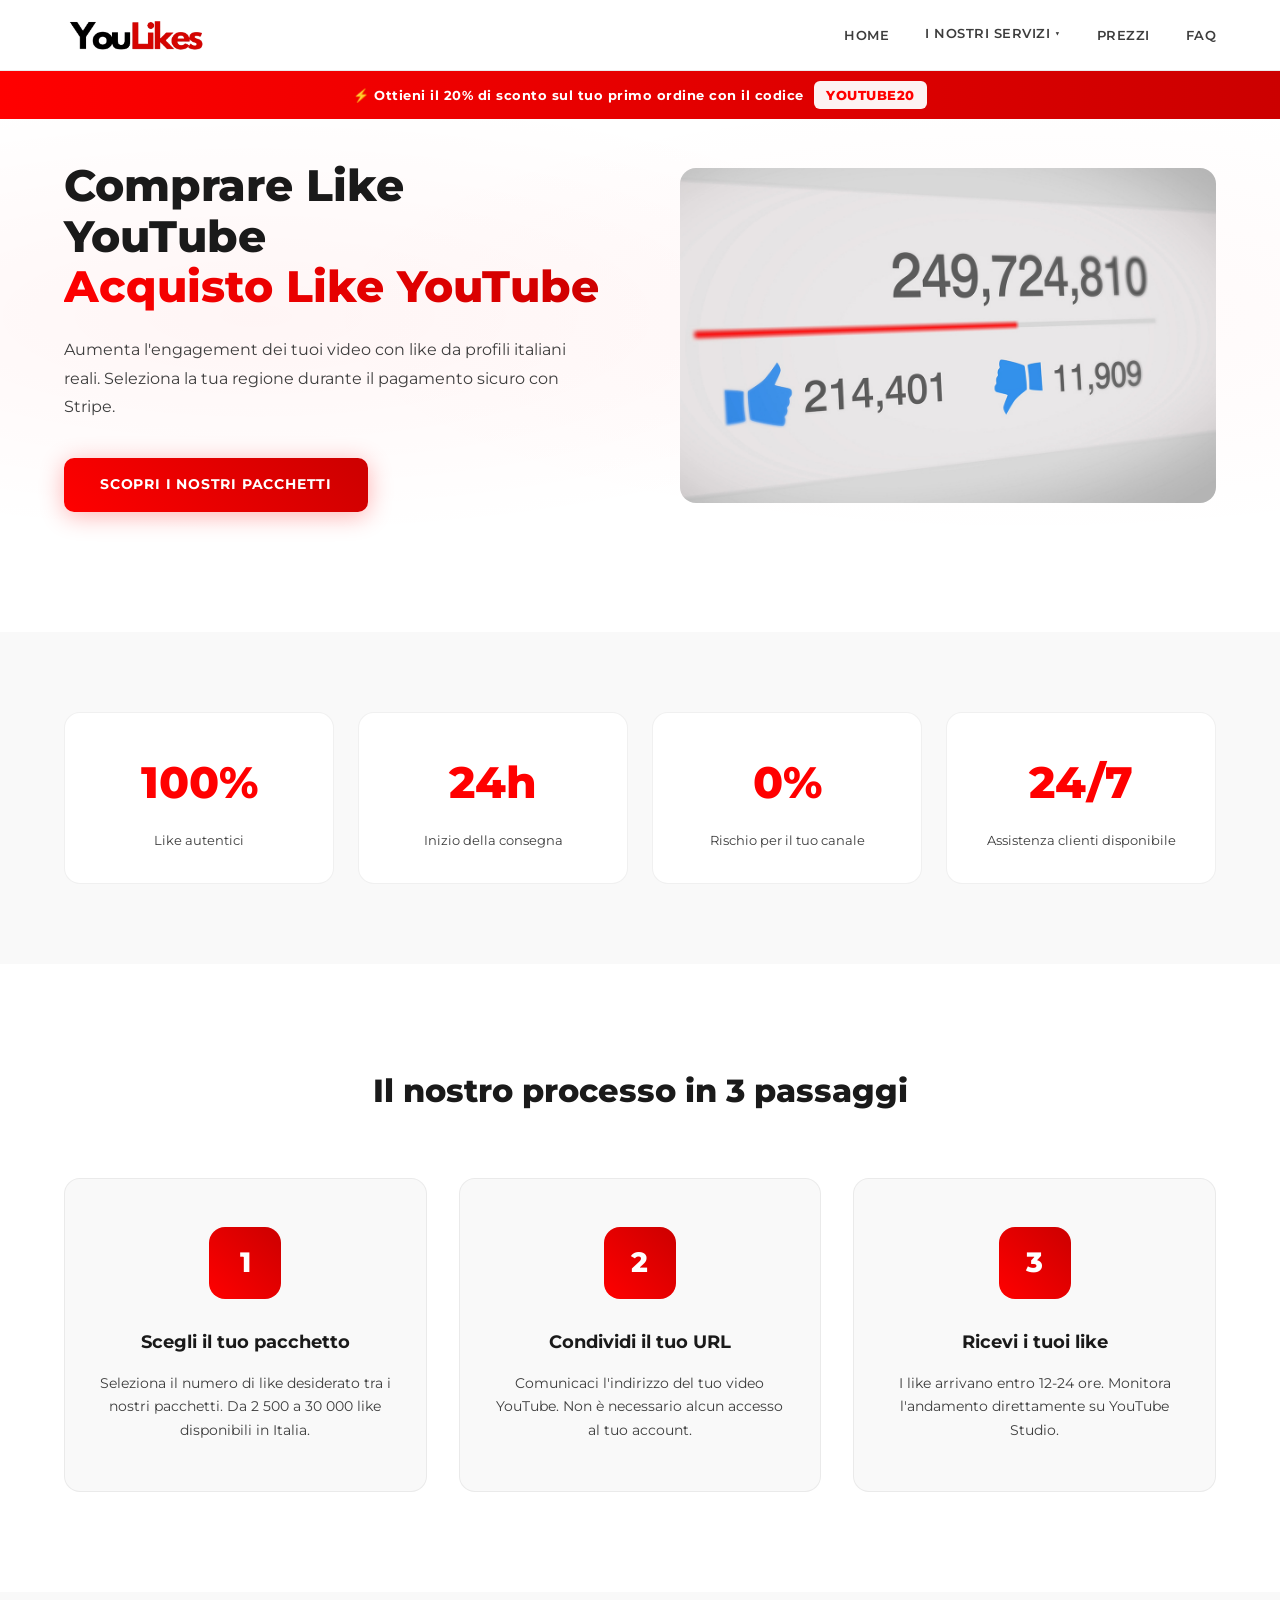
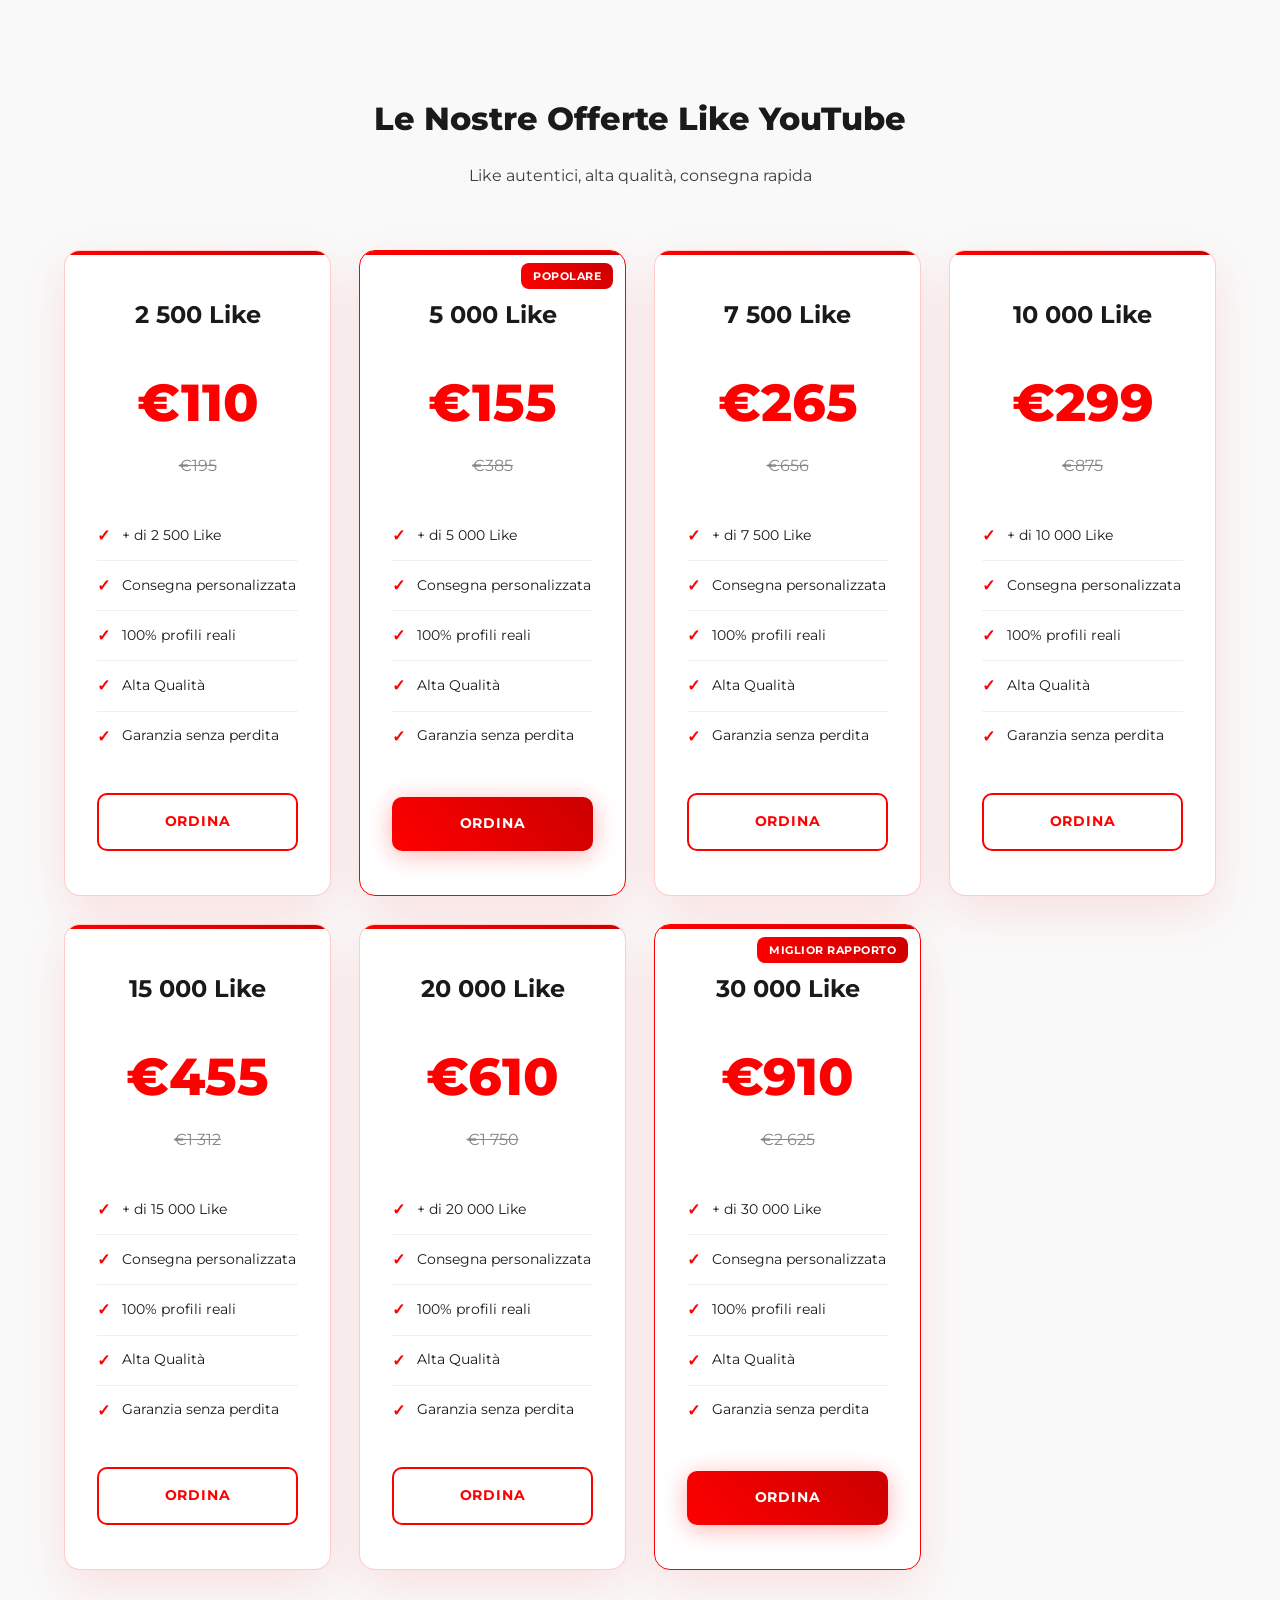
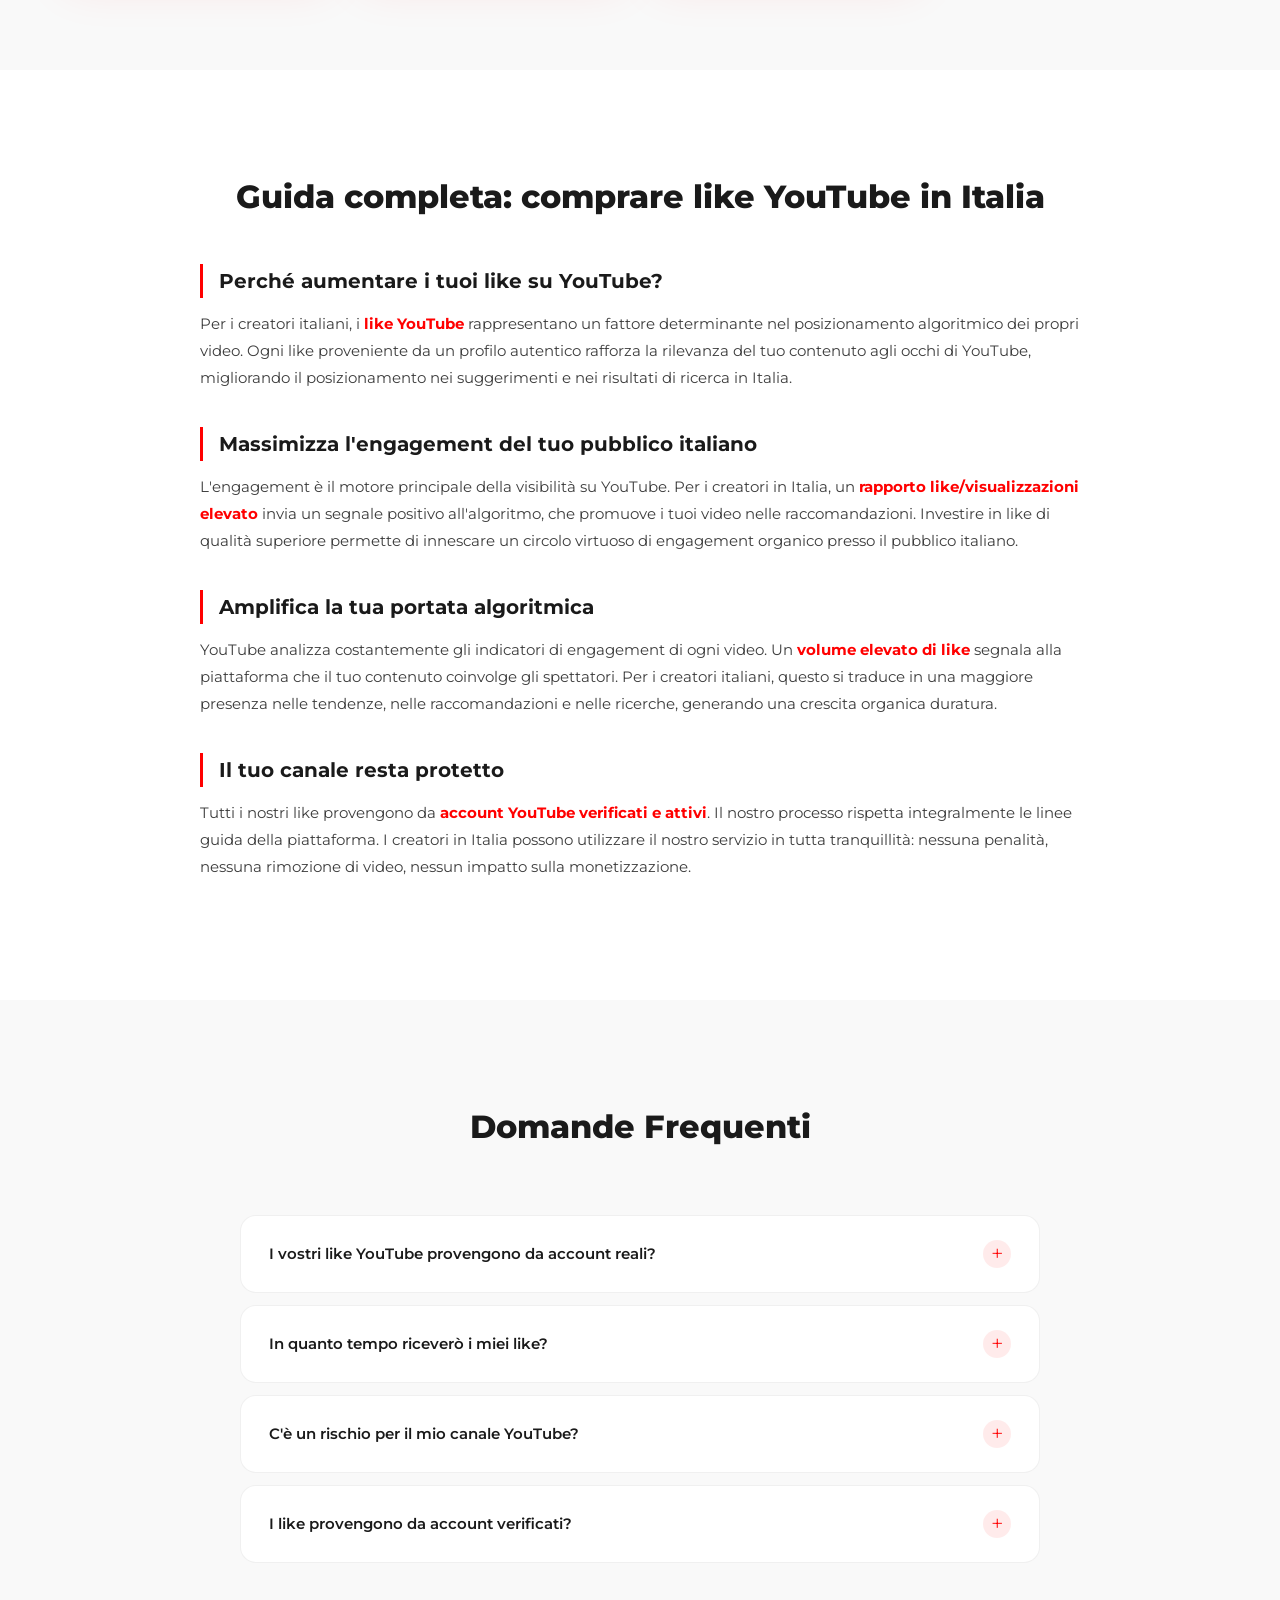
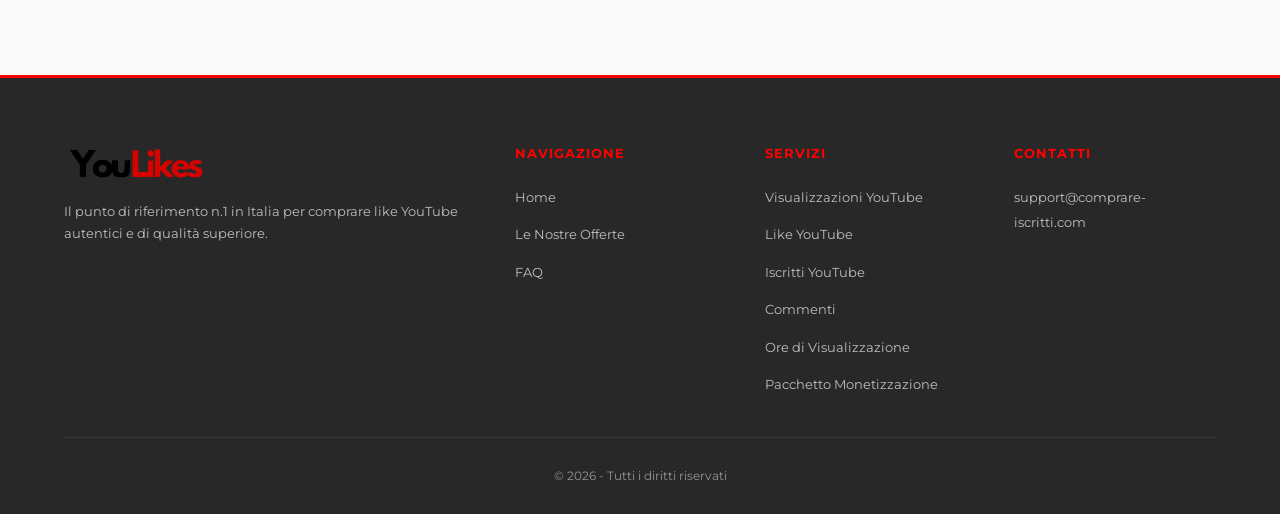
<file: comprare-like-youtube.html>
<!DOCTYPE html>
<html lang="it">
<head>
    <meta charset="UTF-8">
    <meta name="viewport" content="width=device-width, initial-scale=1.0">
    <meta name="robots" content="index, follow">
    <title>Comprare Like YouTube - Acquisto Like YouTube</title>
    <meta name="description" content="Acquista like YouTube autentici in Italia. Like da profili italiani reali, consegna rapida e sicura. A partire da €110 per 2500 like.">
    <link rel="canonical" href="https://comprare-iscritti.com/comprare-like-youtube.html"/>
    <link rel="alternate" hreflang="it-IT" href="https://comprare-iscritti.com/comprare-like-youtube.html"/>
    <link rel="alternate" hreflang="x-default" href="https://comprare-iscritti.com/comprare-like-youtube.html"/>
    <meta property="og:type" content="website">
    <meta property="og:url" content="https://comprare-iscritti.com/comprare-like-youtube.html">
    <meta property="og:title" content="Comprare Like YouTube in Italia">
    <meta property="og:description" content="Acquista like YouTube autentici in Italia. Like da profili italiani reali, consegna rapida e sicura. A partire da €110 per 2500 like.">
    <meta property="og:image" content="https://comprare-iscritti.com/logo.png">
    <meta name="twitter:card" content="summary_large_image">
    <meta name="twitter:title" content="Comprare Like YouTube in Italia">
    <meta name="twitter:description" content="Ottieni like YouTube autentici in Italia. Acquisto like YouTube sicuro per i creatori italiani. Miglior sito per comprare like YouTube in Italia.">
    <meta name="twitter:image" content="https://comprare-iscritti.com/logo.png">
    <link rel="preconnect" href="https://fonts.googleapis.com">
    <link rel="preconnect" href="https://fonts.gstatic.com" crossorigin>
    <link href="https://fonts.googleapis.com/css2?family=Montserrat:wght@400;500;600;700;800&display=swap" rel="stylesheet">
    <link rel="stylesheet" href="styles.css">
    <link rel="icon" type="image/x-icon" href="/favicon.ico">
    <link rel="apple-touch-icon" sizes="96x96" href="/logo/apple-icon-96x96.png">
    <link rel="icon" type="image/png" sizes="96x96" href="/logo/android-icon-96x96.png">
    <link rel="icon" type="image/png" sizes="32x32" href="/logo/android-icon-32x32.png">
    <meta name="msapplication-TileImage" content="/logo/ms-icon-96x96.png">
    <script type="application/ld+json">
    {
        "@context": "https://schema.org",
        "@graph": [
            {
                "@type": "FAQPage",
                "mainEntity": [
                    {
                        "@type": "Question",
                        "name": "I vostri like YouTube provengono da account reali?",
                        "acceptedAnswer": {
                            "@type": "Answer",
                            "text": "Assolutamente. Ogni like proviene da un account YouTube verificato e attivo. Il nostro servizio in Italia garantisce like 100% autentici, conformi alle regole di YouTube."
                        }
                    },
                    {
                        "@type": "Question",
                        "name": "In quanto tempo ricevero i miei like?",
                        "acceptedAnswer": {
                            "@type": "Answer",
                            "text": "La consegna inizia entro 12-24 ore dall'ordine in Italia. La durata totale varia in base alla quantita: circa 12 ore per 100 like e fino a 12 giorni per 100.000 like."
                        }
                    },
                    {
                        "@type": "Question",
                        "name": "C'e un rischio per il mio canale YouTube?",
                        "acceptedAnswer": {
                            "@type": "Answer",
                            "text": "Nessun rischio. I nostri like provengono da account reali e attivi. Il processo che utilizziamo e naturale e sicuro. Il tuo canale YouTube resta completamente protetto."
                        }
                    },
                    {
                        "@type": "Question",
                        "name": "I like provengono da account verificati?",
                        "acceptedAnswer": {
                            "@type": "Answer",
                            "text": "Si, tutti i nostri like provengono da account YouTube autentici e verificati. Garantiamo profili attivi per i creatori in Italia."
                        }
                    }
                ]
            },
            {
                "@type": "Product",
                "name": "Comprare Like YouTube in Italia",
                "description": "Acquista like YouTube autentici in Italia. Like YouTube di qualita superiore a partire da €110. Servizio sicuro per i creatori italiani. Pacchetti da 2500 a 30000 like YouTube. Miglior sito per comprare like YouTube in Italia.",
                "brand": {
                    "@type": "Brand",
                    "name": "Comprare-Iscritti.com"
                },
                "image": "https://comprare-iscritti.com/logo.png",
                "offers": {
                    "@type": "AggregateOffer",
                    "priceCurrency": "EUR",
                    "lowPrice": "110",
                    "highPrice": "910",
                    "offerCount": "7",
                    "availability": "https://schema.org/InStock"
                }
            },
            {
                "@type": "Organization",
                "name": "Comprare Iscritti YouTube",
                "url": "https://comprare-iscritti.com",
                "hasOfferCatalog": {
                    "@type": "OfferCatalog",
                    "name": "I nostri servizi",
                    "itemListElement": [
                        {
                            "@type": "Offer",
                            "itemOffered": {
                                "@type": "Service",
                                "name": "comprare like youtube",
                                "url": "https://comprare-iscritti.com/comprare-like-youtube.html"
                            }
                        }
                    ]
                }
            },
            {
                "@type": "ItemList",
                "name": "Offres",
                "itemListElement": [
                    {
                        "@type": "ListItem",
                        "position": 1,
                        "item": {
                            "@type": "Product",
                            "image": "https://comprare-iscritti.com/logo.png",
                            "brand": {
                                "@type": "Brand",
                                "name": "Comprare Iscritti YouTube"
                            },
                            "name": "2 500 Like",
                            "description": "Pack 2 500 Like.",
                            "offers": {
                                "@type": "Offer",
                                "availability": "https://schema.org/InStock",
                                "price": "110",
                                "priceCurrency": "EUR"
                            }
                        }
                    },
                    {
                        "@type": "ListItem",
                        "position": 2,
                        "item": {
                            "@type": "Product",
                            "image": "https://comprare-iscritti.com/logo.png",
                            "brand": {
                                "@type": "Brand",
                                "name": "Comprare Iscritti YouTube"
                            },
                            "name": "5 000 Like",
                            "description": "Pack 5 000 Like.",
                            "offers": {
                                "@type": "Offer",
                                "availability": "https://schema.org/InStock",
                                "price": "155",
                                "priceCurrency": "EUR"
                            }
                        }
                    },
                    {
                        "@type": "ListItem",
                        "position": 3,
                        "item": {
                            "@type": "Product",
                            "image": "https://comprare-iscritti.com/logo.png",
                            "brand": {
                                "@type": "Brand",
                                "name": "Comprare Iscritti YouTube"
                            },
                            "name": "7 500 Like",
                            "description": "Pack 7 500 Like.",
                            "offers": {
                                "@type": "Offer",
                                "availability": "https://schema.org/InStock",
                                "price": "265",
                                "priceCurrency": "EUR"
                            }
                        }
                    },
                    {
                        "@type": "ListItem",
                        "position": 4,
                        "item": {
                            "@type": "Product",
                            "image": "https://comprare-iscritti.com/logo.png",
                            "brand": {
                                "@type": "Brand",
                                "name": "Comprare Iscritti YouTube"
                            },
                            "name": "10 000 Like",
                            "description": "Pack 10 000 Like.",
                            "offers": {
                                "@type": "Offer",
                                "availability": "https://schema.org/InStock",
                                "price": "299",
                                "priceCurrency": "EUR"
                            }
                        }
                    },
                    {
                        "@type": "ListItem",
                        "position": 5,
                        "item": {
                            "@type": "Product",
                            "image": "https://comprare-iscritti.com/logo.png",
                            "brand": {
                                "@type": "Brand",
                                "name": "Comprare Iscritti YouTube"
                            },
                            "name": "15 000 Like",
                            "description": "Pack 15 000 Like.",
                            "offers": {
                                "@type": "Offer",
                                "availability": "https://schema.org/InStock",
                                "price": "455",
                                "priceCurrency": "EUR"
                            }
                        }
                    },
                    {
                        "@type": "ListItem",
                        "position": 6,
                        "item": {
                            "@type": "Product",
                            "image": "https://comprare-iscritti.com/logo.png",
                            "brand": {
                                "@type": "Brand",
                                "name": "Comprare Iscritti YouTube"
                            },
                            "name": "20 000 Like",
                            "description": "Pack 20 000 Like.",
                            "offers": {
                                "@type": "Offer",
                                "availability": "https://schema.org/InStock",
                                "price": "610",
                                "priceCurrency": "EUR"
                            }
                        }
                    },
                    {
                        "@type": "ListItem",
                        "position": 7,
                        "item": {
                            "@type": "Product",
                            "image": "https://comprare-iscritti.com/logo.png",
                            "brand": {
                                "@type": "Brand",
                                "name": "Comprare Iscritti YouTube"
                            },
                            "name": "30 000 Like",
                            "description": "Pack 30 000 Like.",
                            "offers": {
                                "@type": "Offer",
                                "availability": "https://schema.org/InStock",
                                "price": "910",
                                "priceCurrency": "EUR"
                            }
                        }
                    }
                ]
            }
        ]
    }
    </script>
</head>
<body>
    <header class="header">
        <div class="container">
            <a href="https://comprare-iscritti.com/" class="logo" title="Comprare Visualizzazioni YouTube">
                <img src="logo.png" alt="Comprare-Iscritti.com" title="Comprare-Iscritti.com" class="logo-img" width="200" height="200">
            </a>
            <nav class="nav">
                <ul class="nav-list">
                    <li><a href="https://comprare-iscritti.com/" class="nav-link" title="Home">Home</a></li>
                    <li class="nav-item dropdown">
                        <a href="#" class="nav-link" title="I Nostri Servizi">I Nostri Servizi <span class="dropdown-arrow">&#9660;</span></a>
                        <div class="dropdown-menu">
                            <a href="https://comprare-iscritti.com/" title="comprare visualizzazioni youtube">Visualizzazioni YouTube</a>
                            <a href="https://comprare-iscritti.com/comprare-like-youtube.html" title="comprare like youtube">Like YouTube</a>
                            <a href="https://comprare-iscritti.com/comprare-iscritti-youtube.html" title="comprare iscritti youtube">Iscritti YouTube</a>
                            <a href="https://comprare-iscritti.com/comprare-commenti-youtube.html" title="comprare commenti youtube">Commenti</a>
                            <a href="https://comprare-iscritti.com/comprare-ore-visualizzazione-youtube.html" title="ore di visualizzazione youtube">Ore di Visualizzazione</a>
                            <a href="https://comprare-iscritti.com/monetizzazione-youtube.html" title="monetizzazione youtube">Pacchetto Monetizzazione</a>
                        </div>
                    </li>
                    <li><a href="#offerte" class="nav-link" title="Prezzi">Prezzi</a></li>
                    <li><a href="#faq" class="nav-link" title="FAQ">FAQ</a></li>
                </ul>
            </nav>
            <button class="menu-toggle" aria-label="Menu">
                <span></span>
                <span></span>
                <span></span>
            </button>
        </div>
    </header>
    <div class="promo-bar">&#x26A1; Ottieni il 20% di sconto sul tuo primo ordine con il codice <span class="promo-code">YOUTUBE20</span></div>

    <section id="home" class="hero">
        <div class="container">
            <div class="hero-content">
                <h1>Comprare Like YouTube<br><span class="highlight">Acquisto Like YouTube</span></h1>
                <p class="hero-subtitle">Aumenta l'engagement dei tuoi video con like da profili italiani reali. Seleziona la tua regione durante il pagamento sicuro con Stripe.</p>
                <a href="#offerte" class="btn btn-primary" title="comprare like youtube">Scopri i nostri pacchetti</a>
            </div>
            <div class="hero-image">
                <img src="YouTube-contatore-visualizzazioni-tempo-reale.jpg" alt="acquisto like youtube" title="comprare like youtube" class="hero-img" loading="eager" width="1200" height="800">
            </div>
        </div>
    </section>

    <section class="stats">
        <div class="container">
            <div class="stat-card">
                <div class="stat-number" data-target="0" data-static="100%">100%</div>
                <p>Like autentici</p>
            </div>
            <div class="stat-card">
                <div class="stat-number" data-target="0" data-static="24h">24h</div>
                <p>Inizio della consegna</p>
            </div>
            <div class="stat-card">
                <div class="stat-number" data-target="0" data-static="0%">0%</div>
                <p>Rischio per il tuo canale</p>
            </div>
            <div class="stat-card">
                <div class="stat-number" data-target="0" data-static="24/7">24/7</div>
                <p>Assistenza clienti disponibile</p>
            </div>
        </div>
    </section>

    <section class="how-it-works">
        <div class="container">
            <h2 class="section-title">Il nostro processo in 3 passaggi</h2>
            <div class="steps">
                <div class="step">
                    <div class="step-icon">
                        <span>1</span>
                    </div>
                    <h3>Scegli il tuo pacchetto</h3>
                    <p>Seleziona il numero di like desiderato tra i nostri pacchetti. Da 2 500 a 30 000 like disponibili in Italia.</p>
                </div>
                <div class="step">
                    <div class="step-icon">
                        <span>2</span>
                    </div>
                    <h3>Condividi il tuo URL</h3>
                    <p>Comunicaci l'indirizzo del tuo video YouTube. Non &egrave; necessario alcun accesso al tuo account.</p>
                </div>
                <div class="step">
                    <div class="step-icon">
                        <span>3</span>
                    </div>
                    <h3>Ricevi i tuoi like</h3>
                    <p>I like arrivano entro 12-24 ore. Monitora l'andamento direttamente su YouTube Studio.</p>
                </div>
            </div>
        </div>
    </section>

    <section id="offerte" class="pricing">
        <div class="container">
            <h2 class="section-title">Le Nostre Offerte Like YouTube</h2>
            <p class="section-subtitle">Like autentici, alta qualit&agrave;, consegna rapida</p>
            <div class="pricing-cards" style="grid-template-columns: repeat(4, 1fr);">

                <div class="pricing-card">
                    <div class="pricing-header">
                        <h3>2 500 Like</h3>
                    </div>
                    <div class="pricing-price">
                        <span class="price">&euro;110</span>
                        <span class="old-price">&euro;195</span>
                    </div>
                    <ul class="pricing-features">
                        <li><span class="check">&#10003;</span> + di 2 500 Like</li>
                        <li><span class="check">&#10003;</span> Consegna personalizzata</li>
                        <li><span class="check">&#10003;</span> 100% profili reali</li>
                        <li><span class="check">&#10003;</span> Alta Qualit&agrave;</li>
                        <li><span class="check">&#10003;</span> Garanzia senza perdita</li>
                    </ul>
                    <a href="https://buy.stripe.com/8x200j1T44Gv0ii5TS6Na0R" class="btn btn-outline" title="Ordina" rel="noopener" target="_blank">Ordina</a>
                </div>

                <div class="pricing-card featured">
                    <div class="pricing-badge">Popolare</div>
                    <div class="pricing-header">
                        <h3>5 000 Like</h3>
                    </div>
                    <div class="pricing-price">
                        <span class="price">&euro;155</span>
                        <span class="old-price">&euro;385</span>
                    </div>
                    <ul class="pricing-features">
                        <li><span class="check">&#10003;</span> + di 5 000 Like</li>
                        <li><span class="check">&#10003;</span> Consegna personalizzata</li>
                        <li><span class="check">&#10003;</span> 100% profili reali</li>
                        <li><span class="check">&#10003;</span> Alta Qualit&agrave;</li>
                        <li><span class="check">&#10003;</span> Garanzia senza perdita</li>
                    </ul>
                    <a href="https://buy.stripe.com/28EbJ169kgpd4yy0zy6Na0Q" class="btn btn-primary" title="Ordina" rel="noopener" target="_blank">Ordina</a>
                </div>

                <div class="pricing-card">
                    <div class="pricing-header">
                        <h3>7 500 Like</h3>
                    </div>
                    <div class="pricing-price">
                        <span class="price">&euro;265</span>
                        <span class="old-price">&euro;656</span>
                    </div>
                    <ul class="pricing-features">
                        <li><span class="check">&#10003;</span> + di 7 500 Like</li>
                        <li><span class="check">&#10003;</span> Consegna personalizzata</li>
                        <li><span class="check">&#10003;</span> 100% profili reali</li>
                        <li><span class="check">&#10003;</span> Alta Qualit&agrave;</li>
                        <li><span class="check">&#10003;</span> Garanzia senza perdita</li>
                    </ul>
                    <a href="https://buy.stripe.com/6oU6oHeFQ0qfghg2HG6Na0P" class="btn btn-outline" title="Ordina" rel="noopener" target="_blank">Ordina</a>
                </div>

                <div class="pricing-card">
                    <div class="pricing-header">
                        <h3>10 000 Like</h3>
                    </div>
                    <div class="pricing-price">
                        <span class="price">&euro;299</span>
                        <span class="old-price">&euro;875</span>
                    </div>
                    <ul class="pricing-features">
                        <li><span class="check">&#10003;</span> + di 10 000 Like</li>
                        <li><span class="check">&#10003;</span> Consegna personalizzata</li>
                        <li><span class="check">&#10003;</span> 100% profili reali</li>
                        <li><span class="check">&#10003;</span> Alta Qualit&agrave;</li>
                        <li><span class="check">&#10003;</span> Garanzia senza perdita</li>
                    </ul>
                    <a href="https://buy.stripe.com/9B69AT41ceh5fdcfus6Na0O" class="btn btn-outline" title="Ordina" rel="noopener" target="_blank">Ordina</a>
                </div>

                <div class="pricing-card">
                    <div class="pricing-header">
                        <h3>15 000 Like</h3>
                    </div>
                    <div class="pricing-price">
                        <span class="price">&euro;455</span>
                        <span class="old-price">&euro;1 312</span>
                    </div>
                    <ul class="pricing-features">
                        <li><span class="check">&#10003;</span> + di 15 000 Like</li>
                        <li><span class="check">&#10003;</span> Consegna personalizzata</li>
                        <li><span class="check">&#10003;</span> 100% profili reali</li>
                        <li><span class="check">&#10003;</span> Alta Qualit&agrave;</li>
                        <li><span class="check">&#10003;</span> Garanzia senza perdita</li>
                    </ul>
                    <a href="https://buy.stripe.com/00w28rgNY4Gv1mmcig6Na0N" class="btn btn-outline" title="Ordina" rel="noopener" target="_blank">Ordina</a>
                </div>

                <div class="pricing-card">
                    <div class="pricing-header">
                        <h3>20 000 Like</h3>
                    </div>
                    <div class="pricing-price">
                        <span class="price">&euro;610</span>
                        <span class="old-price">&euro;1 750</span>
                    </div>
                    <ul class="pricing-features">
                        <li><span class="check">&#10003;</span> + di 20 000 Like</li>
                        <li><span class="check">&#10003;</span> Consegna personalizzata</li>
                        <li><span class="check">&#10003;</span> 100% profili reali</li>
                        <li><span class="check">&#10003;</span> Alta Qualit&agrave;</li>
                        <li><span class="check">&#10003;</span> Garanzia senza perdita</li>
                    </ul>
                    <a href="https://buy.stripe.com/14A8wP1T4gpdc108206Na0M" class="btn btn-outline" title="Ordina" rel="noopener" target="_blank">Ordina</a>
                </div>

                <div class="pricing-card featured">
                    <div class="pricing-badge">Miglior rapporto</div>
                    <div class="pricing-header">
                        <h3>30 000 Like</h3>
                    </div>
                    <div class="pricing-price">
                        <span class="price">&euro;910</span>
                        <span class="old-price">&euro;2 625</span>
                    </div>
                    <ul class="pricing-features">
                        <li><span class="check">&#10003;</span> + di 30 000 Like</li>
                        <li><span class="check">&#10003;</span> Consegna personalizzata</li>
                        <li><span class="check">&#10003;</span> 100% profili reali</li>
                        <li><span class="check">&#10003;</span> Alta Qualit&agrave;</li>
                        <li><span class="check">&#10003;</span> Garanzia senza perdita</li>
                    </ul>
                    <a href="https://buy.stripe.com/6oUaEXdBM0qf7KK0zy6Na0L" class="btn btn-primary" title="Ordina" rel="noopener" target="_blank">Ordina</a>
                </div>

            </div>
        </div>
    </section>

    <section class="seo-content">
        <div class="container">
            <h2 class="section-title">Guida completa: comprare like YouTube in Italia</h2>
            <div class="seo-text">
                <h3>Perch&eacute; aumentare i tuoi like su YouTube?</h3>
                <p>Per i creatori italiani, i <strong>like YouTube</strong> rappresentano un fattore determinante nel posizionamento algoritmico dei propri video. Ogni like proveniente da un profilo autentico rafforza la rilevanza del tuo contenuto agli occhi di YouTube, migliorando il posizionamento nei suggerimenti e nei risultati di ricerca in Italia.</p>

                <h3>Massimizza l'engagement del tuo pubblico italiano</h3>
                <p>L'engagement &egrave; il motore principale della visibilit&agrave; su YouTube. Per i creatori in Italia, un <strong>rapporto like/visualizzazioni elevato</strong> invia un segnale positivo all'algoritmo, che promuove i tuoi video nelle raccomandazioni. Investire in like di qualit&agrave; superiore permette di innescare un circolo virtuoso di engagement organico presso il pubblico italiano.</p>

                <h3>Amplifica la tua portata algoritmica</h3>
                <p>YouTube analizza costantemente gli indicatori di engagement di ogni video. Un <strong>volume elevato di like</strong> segnala alla piattaforma che il tuo contenuto coinvolge gli spettatori. Per i creatori italiani, questo si traduce in una maggiore presenza nelle tendenze, nelle raccomandazioni e nelle ricerche, generando una crescita organica duratura.</p>

                <h3>Il tuo canale resta protetto</h3>
                <p>Tutti i nostri like provengono da <strong>account YouTube verificati e attivi</strong>. Il nostro processo rispetta integralmente le linee guida della piattaforma. I creatori in Italia possono utilizzare il nostro servizio in tutta tranquillit&agrave;: nessuna penalit&agrave;, nessuna rimozione di video, nessun impatto sulla monetizzazione.</p>
            </div>
        </div>
    </section>

    <section id="faq" class="faq">
        <div class="container">
            <h2 class="section-title">Domande Frequenti</h2>
            <div class="faq-list">
                <div class="faq-item">
                    <button class="faq-question">
                        <span>I vostri like YouTube provengono da account reali?</span>
                        <span class="faq-icon">+</span>
                    </button>
                    <div class="faq-answer">
                        <p>Assolutamente. Ogni like proviene da un account YouTube verificato e attivo. Il nostro servizio in Italia garantisce like 100% autentici, conformi alle regole di YouTube.</p>
                    </div>
                </div>
                <div class="faq-item">
                    <button class="faq-question">
                        <span>In quanto tempo ricever&ograve; i miei like?</span>
                        <span class="faq-icon">+</span>
                    </button>
                    <div class="faq-answer">
                        <p>La consegna inizia entro 12-24 ore dal tuo ordine. La durata totale varia in base alla quantit&agrave;: circa 12 ore per 100 like e fino a 12 giorni per 100 000 like.</p>
                    </div>
                </div>
                <div class="faq-item">
                    <button class="faq-question">
                        <span>C'&egrave; un rischio per il mio canale YouTube?</span>
                        <span class="faq-icon">+</span>
                    </button>
                    <div class="faq-answer">
                        <p>Nessun rischio. I nostri like provengono da account reali e attivi. Il processo che utilizziamo &egrave; naturale e sicuro. Il tuo canale YouTube resta completamente protetto.</p>
                    </div>
                </div>
                <div class="faq-item">
                    <button class="faq-question">
                        <span>I like provengono da account verificati?</span>
                        <span class="faq-icon">+</span>
                    </button>
                    <div class="faq-answer">
                        <p>S&igrave;, tutti i nostri like provengono da account YouTube autentici e verificati. Garantiamo profili attivi per i creatori in Italia.</p>
                    </div>
                </div>
            </div>
        </div>
    </section>

    <footer class="footer">
        <div class="container">
            <div class="footer-content">
                <div class="footer-brand">
                    <a href="https://comprare-iscritti.com/" class="logo" title="Comprare Visualizzazioni YouTube">
                        <img src="logo.png" alt="Comprare-Iscritti.com" title="Comprare-Iscritti.com" class="logo-img" width="200" height="200">
                    </a>
                    <p>Il punto di riferimento n.1 in Italia per comprare like YouTube autentici e di qualit&agrave; superiore.</p>
                </div>
                <div class="footer-links">
                    <h4>Navigazione</h4>
                    <ul>
                        <li><a href="https://comprare-iscritti.com/" title="Home">Home</a></li>
                        <li><a href="#offerte" title="Le Nostre Offerte">Le Nostre Offerte</a></li>
                        <li><a href="#faq" title="FAQ">FAQ</a></li>
                    </ul>
                </div>
                <div class="footer-links">
                    <h4>Servizi</h4>
                    <ul>
                        <li><a href="https://comprare-iscritti.com/" title="comprare visualizzazioni youtube">Visualizzazioni YouTube</a></li>
                        <li><a href="https://comprare-iscritti.com/comprare-like-youtube.html" title="comprare like youtube">Like YouTube</a></li>
                        <li><a href="https://comprare-iscritti.com/comprare-iscritti-youtube.html" title="comprare iscritti youtube">Iscritti YouTube</a></li>
                        <li><a href="https://comprare-iscritti.com/comprare-commenti-youtube.html" title="comprare commenti youtube">Commenti</a></li>
                        <li><a href="https://comprare-iscritti.com/comprare-ore-visualizzazione-youtube.html" title="4000 ore di visualizzazione youtube">Ore di Visualizzazione</a></li>
                        <li><a href="https://comprare-iscritti.com/monetizzazione-youtube.html" title="monetizzazione youtube">Pacchetto Monetizzazione</a></li>
                    </ul>
                </div>
                <div class="footer-links">
                    <h4>Contatti</h4>
                    <ul>
                        <li><a href="mailto:support@comprare-iscritti.com" title="support@comprare-iscritti.com">support@comprare-iscritti.com</a></li>
                    </ul>
                </div>
            </div>
            <div class="footer-bottom">
                <p>&copy; 2026 - Tutti i diritti riservati</p>
            </div>
        </div>
    </footer>

    <script>
        document.addEventListener('DOMContentLoaded', function() {

            const menuToggle = document.querySelector('.menu-toggle');
            const nav = document.querySelector('.nav');

            if (menuToggle && nav) {
                menuToggle.addEventListener('click', function(e) {
                    e.stopPropagation();
                    nav.classList.toggle('active');
                    menuToggle.classList.toggle('active');
                });

                document.addEventListener('click', function(e) {
                    if (!nav.contains(e.target) && !menuToggle.contains(e.target)) {
                        nav.classList.remove('active');
                        menuToggle.classList.remove('active');
                        document.querySelectorAll('.nav-item.dropdown').forEach(d => d.classList.remove('active'));
                    }
                });

                const navLinks = document.querySelectorAll('.nav-link:not(.nav-item.dropdown > .nav-link)');
                navLinks.forEach(link => {
                    link.addEventListener('click', function() {
                        nav.classList.remove('active');
                        menuToggle.classList.remove('active');
                    });
                });
            }

            const dropdowns = document.querySelectorAll('.nav-item.dropdown');
            dropdowns.forEach(dropdown => {
                const dropdownLink = dropdown.querySelector('.nav-link');
                dropdownLink.addEventListener('click', function(e) {
                    if (window.innerWidth <= 768) {
                        e.preventDefault();
                        dropdown.classList.toggle('active');
                    }
                });
            });

            const dropdownMenuLinks = document.querySelectorAll('.dropdown-menu a');
            dropdownMenuLinks.forEach(link => {
                link.addEventListener('click', function() {
                    if (window.innerWidth <= 768) {
                        const nav = document.querySelector('.nav');
                        const menuToggle = document.querySelector('.menu-toggle');
                        nav.classList.remove('active');
                        menuToggle.classList.remove('active');
                        document.querySelectorAll('.nav-item.dropdown').forEach(d => d.classList.remove('active'));
                    }
                });
            });

            const anchorLinks = document.querySelectorAll('a[href^="#"]');
            anchorLinks.forEach(link => {
                link.addEventListener('click', function(e) {
                    e.preventDefault();
                    const targetId = this.getAttribute('href');
                    const targetElement = document.querySelector(targetId);
                    if (targetElement) {
                        const headerHeight = document.querySelector('.header').offsetHeight;
                        const targetPosition = targetElement.offsetTop - headerHeight;
                        window.scrollTo({ top: targetPosition, behavior: 'smooth' });
                    }
                });
            });

            const faqItems = document.querySelectorAll('.faq-item');
            faqItems.forEach(item => {
                const question = item.querySelector('.faq-question');
                question.addEventListener('click', function() {
                    faqItems.forEach(otherItem => {
                        if (otherItem !== item && otherItem.classList.contains('active')) {
                            otherItem.classList.remove('active');
                        }
                    });
                    item.classList.toggle('active');
                });
            });

            const animateElements = document.querySelectorAll('.stat-card, .step, .pricing-card, .faq-item');
            const observerOptions = { threshold: 0.1, rootMargin: '0px 0px -50px 0px' };
            const observer = new IntersectionObserver(function(entries) {
                entries.forEach(entry => {
                    if (entry.isIntersecting) {
                        entry.target.style.opacity = '1';
                        entry.target.style.transform = 'translateY(0)';
                    }
                });
            }, observerOptions);

            animateElements.forEach(element => {
                element.style.opacity = '0';
                element.style.transform = 'translateY(30px)';
                element.style.transition = 'opacity 0.6s ease, transform 0.6s ease';
                observer.observe(element);
            });

            const statNumbers = document.querySelectorAll('.stat-number');
            let animated = false;
            function animateCounters() {
                if (animated) return;
                statNumbers.forEach(stat => {
                    const staticText = stat.getAttribute('data-static');
                    if (staticText) { stat.textContent = staticText; return; }
                    const target = parseInt(stat.getAttribute('data-target') || stat.textContent);
                    const suffix = stat.getAttribute('data-suffix') || '%';
                    if (isNaN(target) || target <= 0) return;
                    let current = 0;
                    const increment = target / 50;
                    const duration = 2000;
                    const stepTime = duration / 50;
                    const counter = setInterval(() => {
                        current += increment;
                        if (current >= target) { stat.textContent = target + suffix; clearInterval(counter); }
                        else { stat.textContent = Math.floor(current) + suffix; }
                    }, stepTime);
                });
                animated = true;
            }
            const statsSection = document.querySelector('.stats');
            if (statsSection) {
                const statsObserver = new IntersectionObserver((entries) => {
                    entries.forEach(entry => { if (entry.isIntersecting) { animateCounters(); } });
                }, { threshold: 0.5 });
                statsObserver.observe(statsSection);
            }

        });
    </script>
</body>
</html>
</file>
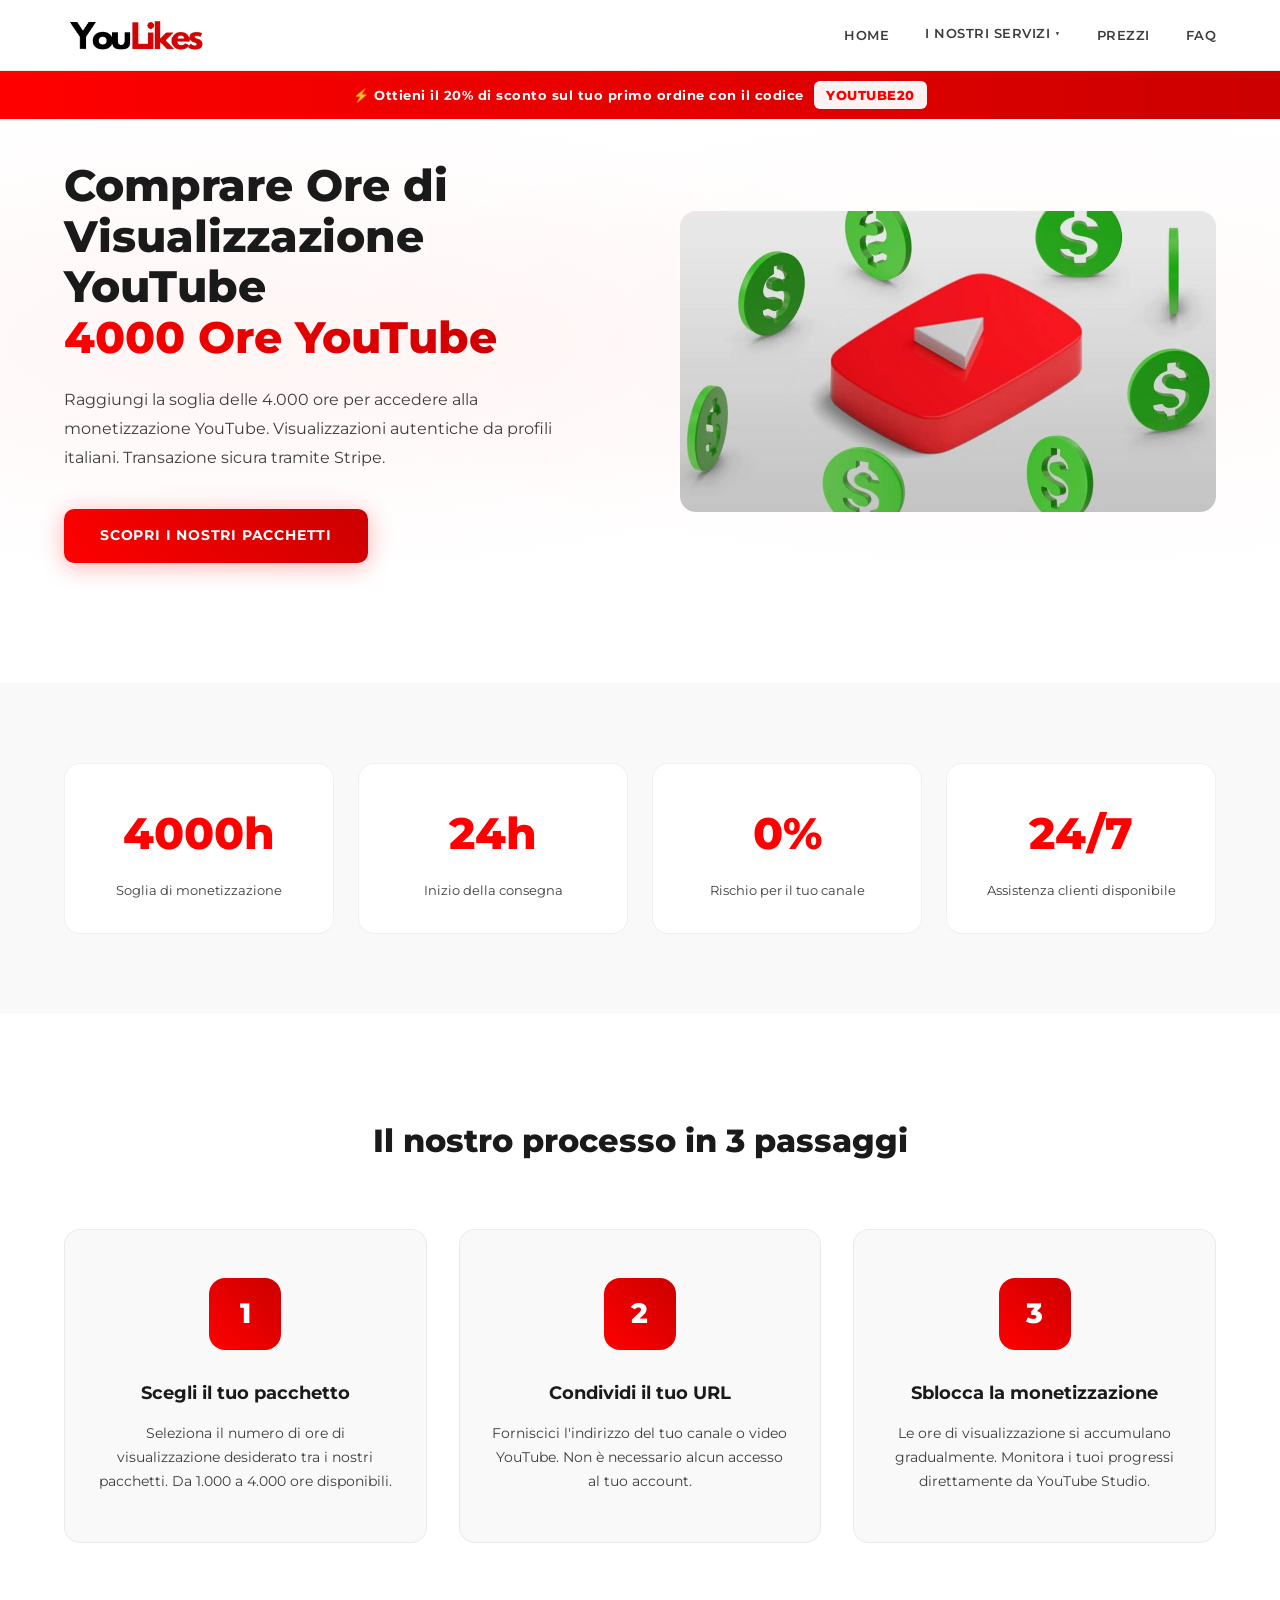
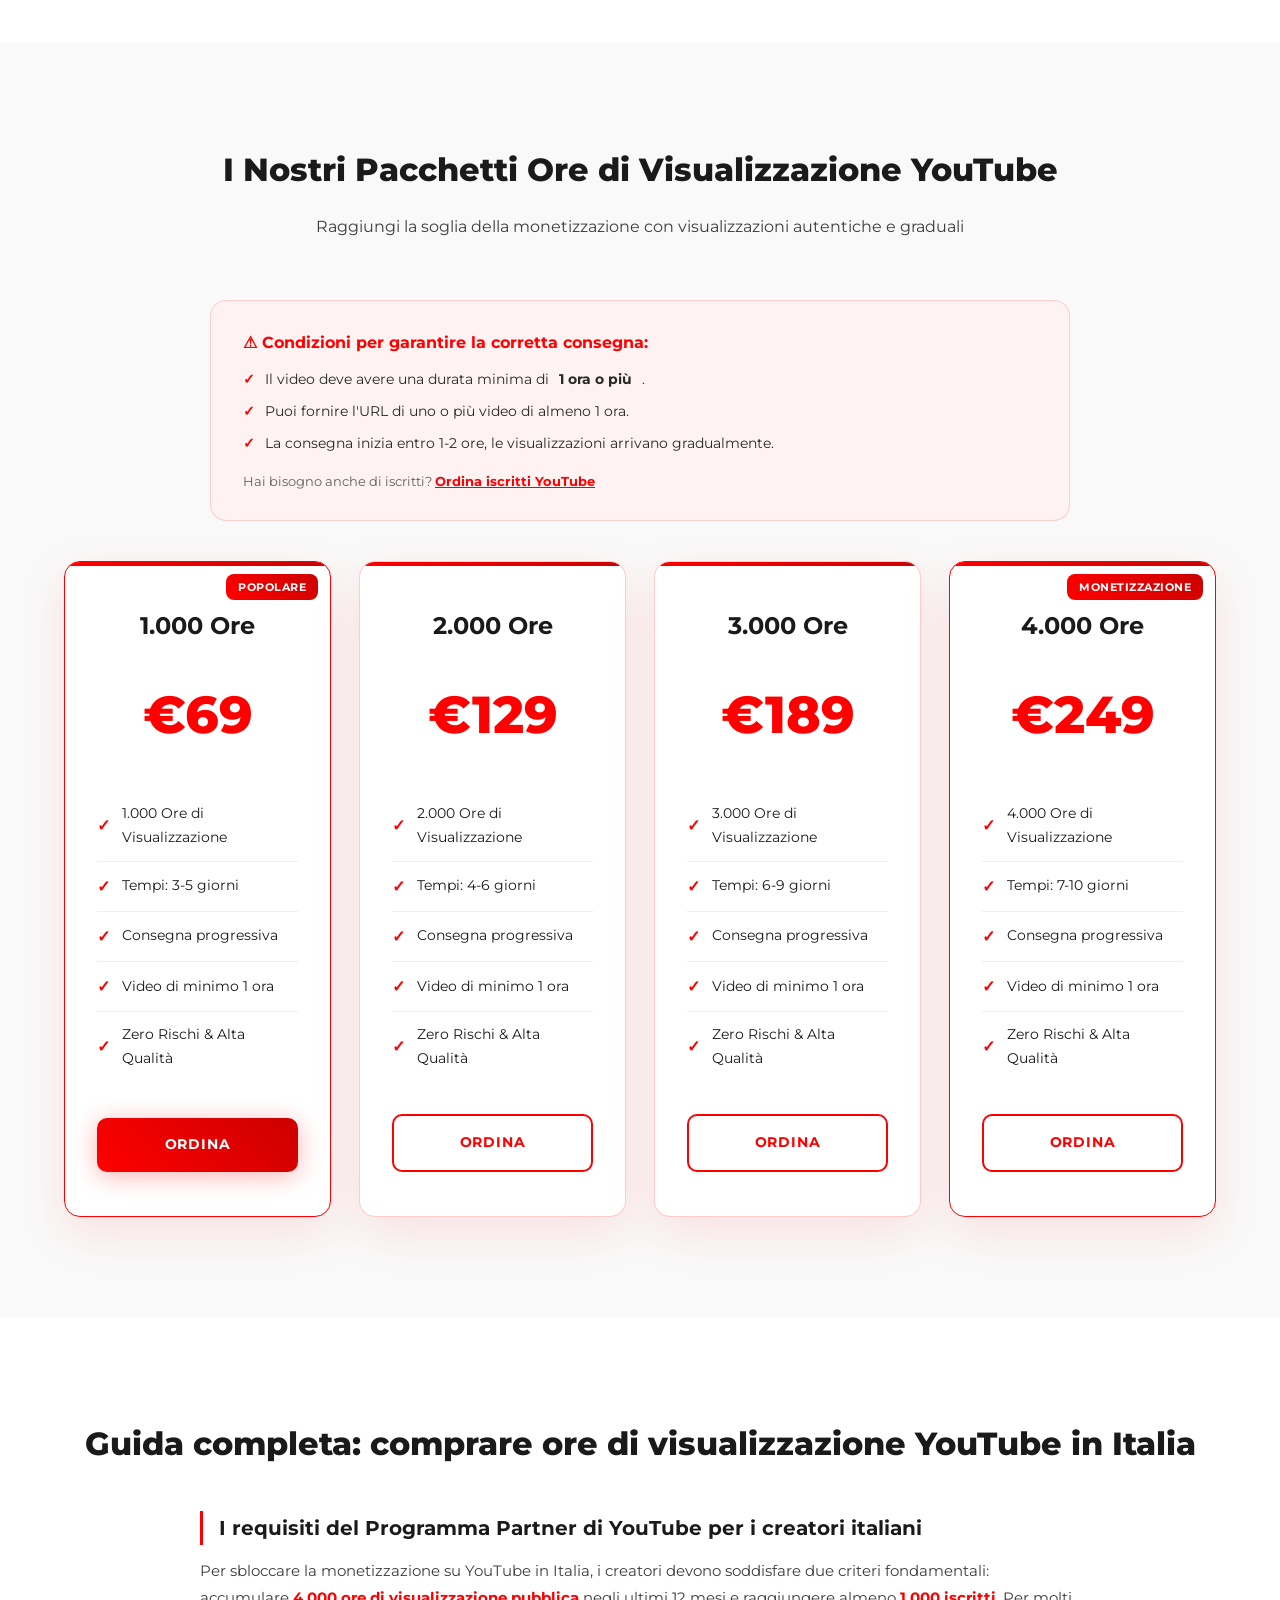
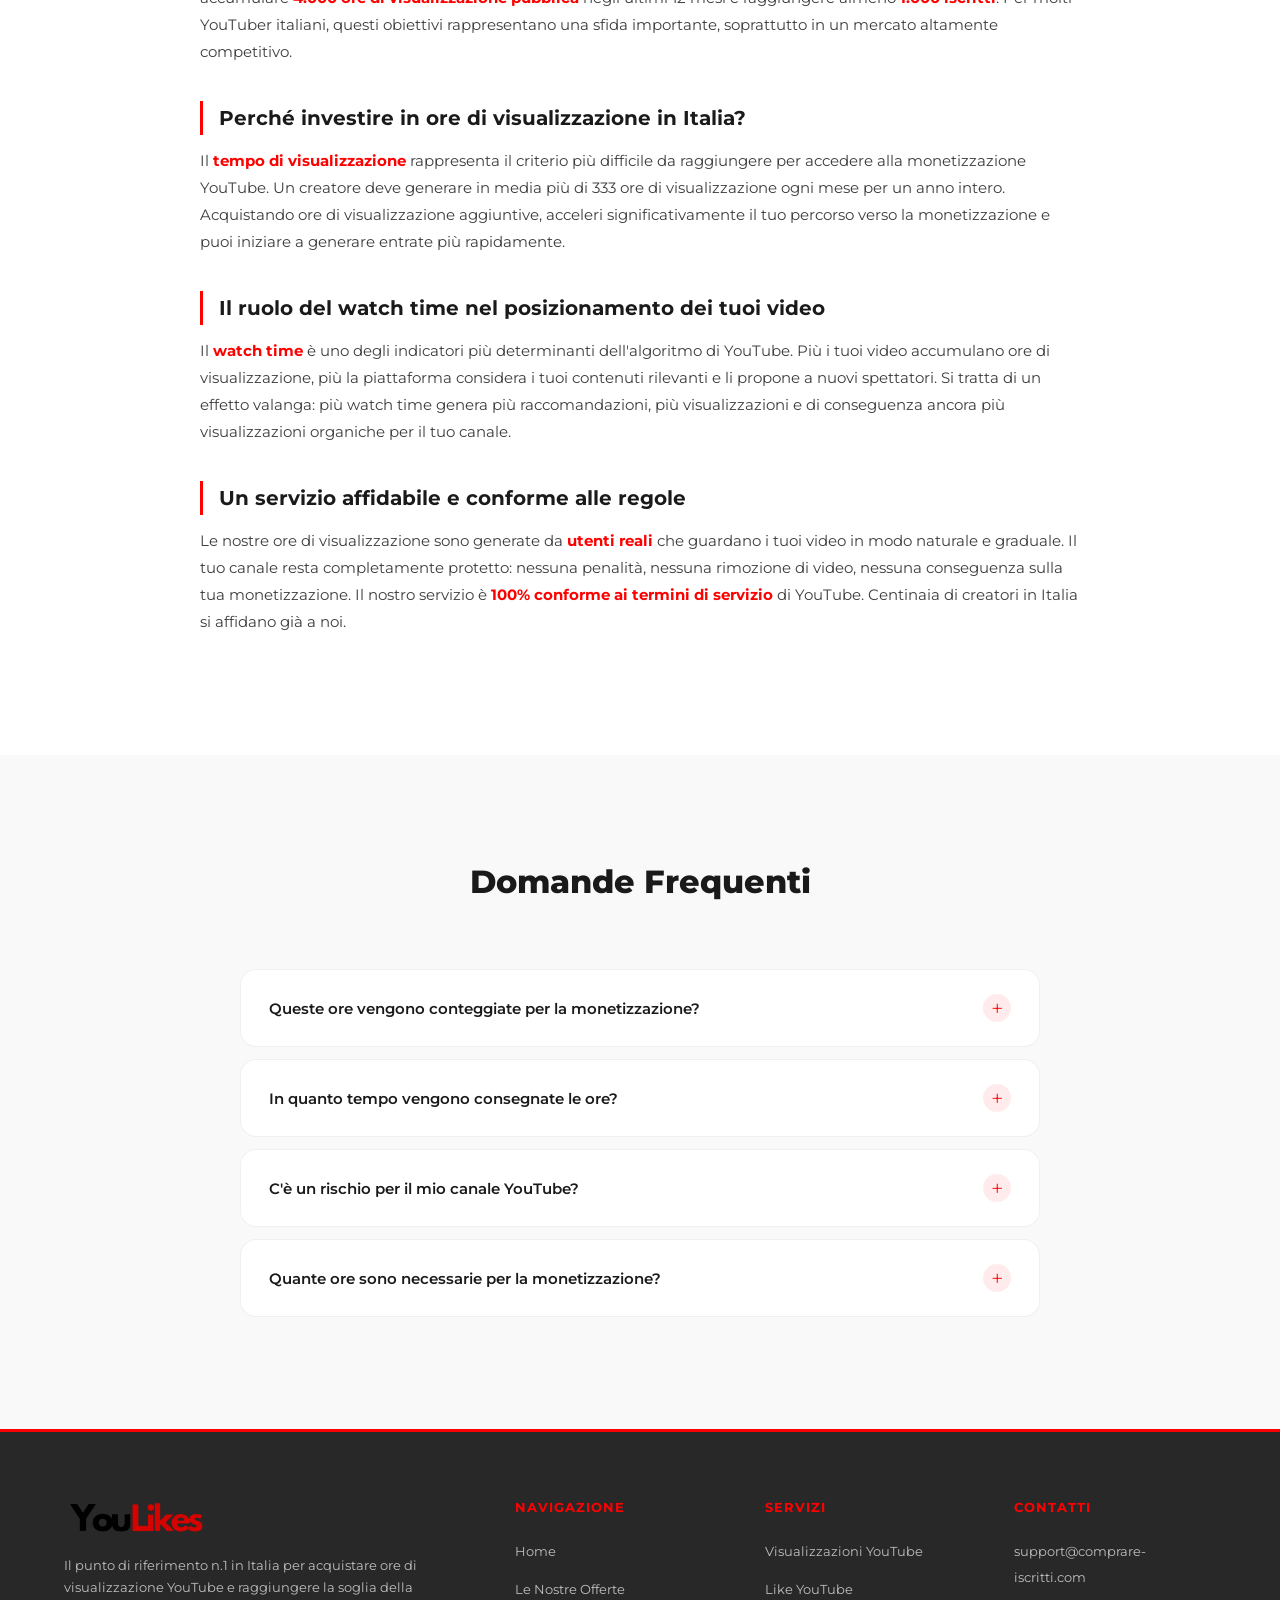
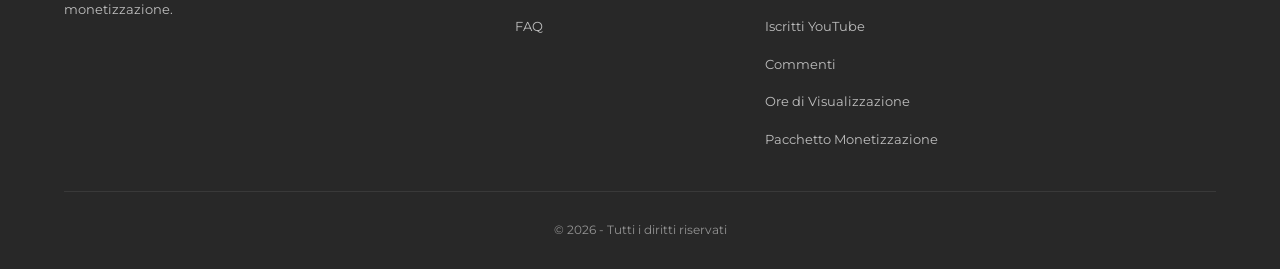
<file: comprare-ore-visualizzazione-youtube.html>
<!DOCTYPE html>
<html lang="it">
<head>
    <meta charset="UTF-8">
    <meta name="viewport" content="width=device-width, initial-scale=1.0">
    <meta name="robots" content="index, follow">
    <title>Comprare Ore di Visualizzazione YouTube - 4000 Ore YouTube</title>
    <meta name="description" content="Acquista ore di visualizzazione YouTube per raggiungere la soglia delle 4000 ore necessarie alla monetizzazione. Visualizzazioni autentiche, consegna rapida e sicura.">
    <link rel="canonical" href="https://comprare-iscritti.com/comprare-ore-visualizzazione-youtube.html"/>
    <link rel="alternate" hreflang="it-IT" href="https://comprare-iscritti.com/comprare-ore-visualizzazione-youtube.html"/>
    <link rel="alternate" hreflang="x-default" href="https://comprare-iscritti.com/comprare-ore-visualizzazione-youtube.html"/>
    <meta property="og:type" content="website">
    <meta property="og:url" content="https://comprare-iscritti.com/comprare-ore-visualizzazione-youtube.html">
    <meta property="og:title" content="Ore di Visualizzazione YouTube in Italia">
    <meta property="og:description" content="Acquista ore di visualizzazione YouTube per raggiungere la soglia delle 4000 ore necessarie alla monetizzazione. Visualizzazioni autentiche, consegna rapida e sicura.">
    <meta property="og:image" content="https://comprare-iscritti.com/logo.png">
    <meta name="twitter:card" content="summary_large_image">
    <meta name="twitter:title" content="Ore di Visualizzazione YouTube in Italia">
    <meta name="twitter:description" content="Acquista ore di visualizzazione YouTube per raggiungere la soglia della monetizzazione.">
    <meta name="twitter:image" content="https://comprare-iscritti.com/logo.png">
    <link rel="preconnect" href="https://fonts.googleapis.com">
    <link rel="preconnect" href="https://fonts.gstatic.com" crossorigin>
    <link href="https://fonts.googleapis.com/css2?family=Montserrat:wght@400;500;600;700;800&display=swap" rel="stylesheet">
    <link rel="stylesheet" href="styles.css">
    <link rel="icon" type="image/x-icon" href="/favicon.ico">
    <link rel="apple-touch-icon" sizes="96x96" href="/logo/apple-icon-96x96.png">
    <link rel="icon" type="image/png" sizes="96x96" href="/logo/android-icon-96x96.png">
    <link rel="icon" type="image/png" sizes="32x32" href="/logo/android-icon-32x32.png">
    <meta name="msapplication-TileImage" content="/logo/ms-icon-96x96.png">
    <script type="application/ld+json">
    {
        "@context": "https://schema.org",
        "@graph": [
            {
                "@type": "FAQPage",
                "mainEntity": [
                    {
                        "@type": "Question",
                        "name": "Queste ore vengono conteggiate per la monetizzazione?",
                        "acceptedAnswer": {
                            "@type": "Answer",
                            "text": "Si, tutte le ore di visualizzazione che consegniamo vengono riconosciute da YouTube e contribuiscono direttamente al raggiungimento delle 4000 ore richieste dal Programma Partner di YouTube. Servizio disponibile per i creatori in Italia."
                        }
                    },
                    {
                        "@type": "Question",
                        "name": "In quanto tempo vengono consegnate le ore?",
                        "acceptedAnswer": {
                            "@type": "Answer",
                            "text": "La consegna inizia entro 24 ore dall'ordine. La durata totale dipende dal pacchetto scelto, da 3 giorni per 1000 ore a 10 giorni per 4000 ore di visualizzazione."
                        }
                    },
                    {
                        "@type": "Question",
                        "name": "C'e un rischio per il mio canale YouTube?",
                        "acceptedAnswer": {
                            "@type": "Answer",
                            "text": "Assolutamente no. Le nostre ore di visualizzazione provengono da utenti autentici. Il nostro metodo e pienamente conforme alle regole di YouTube. Il tuo canale resta completamente al sicuro."
                        }
                    },
                    {
                        "@type": "Question",
                        "name": "Quante ore sono necessarie per la monetizzazione?",
                        "acceptedAnswer": {
                            "@type": "Answer",
                            "text": "YouTube richiede 4000 ore di visualizzazione pubblica negli ultimi 12 mesi, oltre a un minimo di 1000 iscritti, per accedere al Programma Partner di YouTube e sbloccare la monetizzazione."
                        }
                    }
                ]
            },
            {
                "@type": "Product",
                "name": "Ore di Visualizzazione YouTube in Italia",
                "description": "Acquista ore di visualizzazione YouTube in Italia per raggiungere la soglia della monetizzazione. 4000 ore di visualizzazione richieste per il Programma Partner. Visualizzazioni autentiche, consegna rapida e sicura.",
                "brand": {
                    "@type": "Brand",
                    "name": "Comprare-Iscritti.com"
                },
                "image": "https://comprare-iscritti.com/logo.png",
                "offers": {
                    "@type": "AggregateOffer",
                    "priceCurrency": "EUR",
                    "lowPrice": "69",
                    "highPrice": "249",
                    "offerCount": "4",
                    "availability": "https://schema.org/InStock"
                }
            },
            {
                "@type": "Organization",
                "name": "Comprare Iscritti YouTube",
                "url": "https://comprare-iscritti.com",
                "hasOfferCatalog": {
                    "@type": "OfferCatalog",
                    "name": "I nostri servizi",
                    "itemListElement": [
                        {
                            "@type": "Offer",
                            "itemOffered": {
                                "@type": "Service",
                                "name": "comprare ore di visualizzazione youtube",
                                "url": "https://comprare-iscritti.com/comprare-ore-visualizzazione-youtube.html"
                            }
                        }
                    ]
                }
            },
            {
                "@type": "ItemList",
                "name": "Offres",
                "itemListElement": [
                    {
                        "@type": "ListItem",
                        "position": 1,
                        "item": {
                            "@type": "Product",
                            "image": "https://comprare-iscritti.com/logo.png",
                            "brand": {
                                "@type": "Brand",
                                "name": "Comprare Iscritti YouTube"
                            },
                            "name": "1.000 Ore",
                            "description": "Pack 1.000 Ore.",
                            "offers": {
                                "@type": "Offer",
                                "availability": "https://schema.org/InStock",
                                "price": "69",
                                "priceCurrency": "EUR"
                            }
                        }
                    },
                    {
                        "@type": "ListItem",
                        "position": 2,
                        "item": {
                            "@type": "Product",
                            "image": "https://comprare-iscritti.com/logo.png",
                            "brand": {
                                "@type": "Brand",
                                "name": "Comprare Iscritti YouTube"
                            },
                            "name": "2.000 Ore",
                            "description": "Pack 2.000 Ore.",
                            "offers": {
                                "@type": "Offer",
                                "availability": "https://schema.org/InStock",
                                "price": "129",
                                "priceCurrency": "EUR"
                            }
                        }
                    },
                    {
                        "@type": "ListItem",
                        "position": 3,
                        "item": {
                            "@type": "Product",
                            "image": "https://comprare-iscritti.com/logo.png",
                            "brand": {
                                "@type": "Brand",
                                "name": "Comprare Iscritti YouTube"
                            },
                            "name": "3.000 Ore",
                            "description": "Pack 3.000 Ore.",
                            "offers": {
                                "@type": "Offer",
                                "availability": "https://schema.org/InStock",
                                "price": "189",
                                "priceCurrency": "EUR"
                            }
                        }
                    },
                    {
                        "@type": "ListItem",
                        "position": 4,
                        "item": {
                            "@type": "Product",
                            "image": "https://comprare-iscritti.com/logo.png",
                            "brand": {
                                "@type": "Brand",
                                "name": "Comprare Iscritti YouTube"
                            },
                            "name": "4.000 Ore",
                            "description": "Pack 4.000 Ore.",
                            "offers": {
                                "@type": "Offer",
                                "availability": "https://schema.org/InStock",
                                "price": "249",
                                "priceCurrency": "EUR"
                            }
                        }
                    }
                ]
            }
        ]
    }
    </script>
</head>
<body>
    <header class="header">
        <div class="container">
            <a href="https://comprare-iscritti.com/" class="logo" title="Comprare Visualizzazioni YouTube">
                <img src="logo.png" alt="Comprare-Iscritti.com" title="Comprare-Iscritti.com" class="logo-img" width="200" height="200">
            </a>
            <nav class="nav">
                <ul class="nav-list">
                    <li><a href="https://comprare-iscritti.com/" class="nav-link" title="Home">Home</a></li>
                    <li class="nav-item dropdown">
                        <a href="#" class="nav-link" title="I Nostri Servizi">I Nostri Servizi <span class="dropdown-arrow">&#9660;</span></a>
                        <div class="dropdown-menu">
                            <a href="https://comprare-iscritti.com/" title="comprare visualizzazioni youtube">Visualizzazioni YouTube</a>
                            <a href="https://comprare-iscritti.com/comprare-like-youtube.html" title="comprare like youtube">Like YouTube</a>
                            <a href="https://comprare-iscritti.com/comprare-iscritti-youtube.html" title="comprare iscritti youtube">Iscritti YouTube</a>
                            <a href="https://comprare-iscritti.com/comprare-commenti-youtube.html" title="comprare commenti youtube">Commenti</a>
                            <a href="https://comprare-iscritti.com/comprare-ore-visualizzazione-youtube.html" title="ore di visualizzazione youtube">Ore di Visualizzazione</a>
                            <a href="https://comprare-iscritti.com/monetizzazione-youtube.html" title="monetizzare il canale youtube">Pacchetto Monetizzazione</a>
                        </div>
                    </li>
                    <li><a href="#offerte" class="nav-link" title="Prezzi">Prezzi</a></li>
                    <li><a href="#faq" class="nav-link" title="FAQ">FAQ</a></li>
                </ul>
            </nav>
            <button class="menu-toggle" aria-label="Menu">
                <span></span>
                <span></span>
                <span></span>
            </button>
        </div>
    </header>
    <div class="promo-bar">&#x26A1; Ottieni il 20% di sconto sul tuo primo ordine con il codice <span class="promo-code">YOUTUBE20</span></div>

    <section id="home" class="hero">
        <div class="container">
            <div class="hero-content">
                <h1>Comprare Ore di Visualizzazione YouTube<br><span class="highlight">4000 Ore YouTube</span></h1>
                <p class="hero-subtitle">Raggiungi la soglia delle 4.000 ore per accedere alla monetizzazione YouTube. Visualizzazioni autentiche da profili italiani. Transazione sicura tramite Stripe.</p>
                <a href="#offerte" class="btn btn-primary" title="comprare ore visualizzazione youtube">Scopri i nostri pacchetti</a>
            </div>
            <div class="hero-image">
                <img src="monetizzazione-youtube.jpg" alt="4000 ore di visualizzazione youtube" title="comprare ore visualizzazione youtube" class="hero-img" loading="eager" width="1200" height="675">
            </div>
        </div>
    </section>

    <section class="stats">
        <div class="container">
            <div class="stat-card">
                <div class="stat-number" data-target="0" data-static="4000h">4000h</div>
                <p>Soglia di monetizzazione</p>
            </div>
            <div class="stat-card">
                <div class="stat-number" data-target="0" data-static="24h">24h</div>
                <p>Inizio della consegna</p>
            </div>
            <div class="stat-card">
                <div class="stat-number" data-target="0" data-static="0%">0%</div>
                <p>Rischio per il tuo canale</p>
            </div>
            <div class="stat-card">
                <div class="stat-number" data-target="0" data-static="24/7">24/7</div>
                <p>Assistenza clienti disponibile</p>
            </div>
        </div>
    </section>

    <section class="how-it-works">
        <div class="container">
            <h2 class="section-title">Il nostro processo in 3 passaggi</h2>
            <div class="steps">
                <div class="step">
                    <div class="step-icon">
                        <span>1</span>
                    </div>
                    <h3>Scegli il tuo pacchetto</h3>
                    <p>Seleziona il numero di ore di visualizzazione desiderato tra i nostri pacchetti. Da 1.000 a 4.000 ore disponibili.</p>
                </div>
                <div class="step">
                    <div class="step-icon">
                        <span>2</span>
                    </div>
                    <h3>Condividi il tuo URL</h3>
                    <p>Forniscici l'indirizzo del tuo canale o video YouTube. Non &egrave; necessario alcun accesso al tuo account.</p>
                </div>
                <div class="step">
                    <div class="step-icon">
                        <span>3</span>
                    </div>
                    <h3>Sblocca la monetizzazione</h3>
                    <p>Le ore di visualizzazione si accumulano gradualmente. Monitora i tuoi progressi direttamente da YouTube Studio.</p>
                </div>
            </div>
        </div>
    </section>

    <section id="offerte" class="pricing">
        <div class="container">
            <h2 class="section-title">I Nostri Pacchetti Ore di Visualizzazione YouTube</h2>
            <p class="section-subtitle">Raggiungi la soglia della monetizzazione con visualizzazioni autentiche e graduali</p>
            <div style="max-width:860px;margin:0 auto 40px;background:#FEF2F2;border:1px solid rgba(255,0,0,0.15);border-radius:16px;padding:28px 32px;">
                <h3 style="font-size:16px;font-weight:700;color:#FF0000;margin-bottom:12px;">&#9888; Condizioni per garantire la corretta consegna:</h3>
                <ul style="list-style:none;display:flex;flex-direction:column;gap:8px;">
                    <li style="font-size:14px;color:#282828;display:flex;align-items:center;gap:10px;"><span style="color:#FF0000;font-weight:700;">&#10003;</span> Il video deve avere una durata minima di <strong>1 ora o pi&ugrave;</strong>.</li>
                    <li style="font-size:14px;color:#282828;display:flex;align-items:center;gap:10px;"><span style="color:#FF0000;font-weight:700;">&#10003;</span> Puoi fornire l'URL di uno o pi&ugrave; video di almeno 1 ora.</li>
                    <li style="font-size:14px;color:#282828;display:flex;align-items:center;gap:10px;"><span style="color:#FF0000;font-weight:700;">&#10003;</span> La consegna inizia entro 1-2 ore, le visualizzazioni arrivano gradualmente.</li>
                </ul>
                <p style="font-size:13px;color:#606060;margin-top:14px;">Hai bisogno anche di iscritti? <a href="https://comprare-iscritti.com/comprare-iscritti-youtube.html" style="color:#FF0000;font-weight:700;text-decoration:underline;" title="Ordina iscritti YouTube">Ordina iscritti YouTube</a></p>
            </div>
            <div class="pricing-cards" style="grid-template-columns: repeat(4, 1fr);">

                <div class="pricing-card featured">
                    <div class="pricing-badge">Popolare</div>
                    <div class="pricing-header">
                        <h3>1.000 Ore</h3>
                    </div>
                    <div class="pricing-price">
                        <span class="price">&euro;69</span>
                    </div>
                    <ul class="pricing-features">
                        <li><span class="check">&#10003;</span> 1.000 Ore di Visualizzazione</li>
                        <li><span class="check">&#10003;</span> Tempi: 3-5 giorni</li>
                        <li><span class="check">&#10003;</span> Consegna progressiva</li>
                        <li><span class="check">&#10003;</span> Video di minimo 1 ora</li>
                        <li><span class="check">&#10003;</span> Zero Rischi &amp; Alta Qualit&agrave;</li>
                    </ul>
                    <a href="https://buy.stripe.com/dRmfZh69k8WLghg4PO6Na0u" class="btn btn-primary" title="Ordina 1000 ore" rel="noopener" target="_blank">Ordina</a>
                </div>

                <div class="pricing-card">
                    <div class="pricing-header">
                        <h3>2.000 Ore</h3>
                    </div>
                    <div class="pricing-price">
                        <span class="price">&euro;129</span>
                    </div>
                    <ul class="pricing-features">
                        <li><span class="check">&#10003;</span> 2.000 Ore di Visualizzazione</li>
                        <li><span class="check">&#10003;</span> Tempi: 4-6 giorni</li>
                        <li><span class="check">&#10003;</span> Consegna progressiva</li>
                        <li><span class="check">&#10003;</span> Video di minimo 1 ora</li>
                        <li><span class="check">&#10003;</span> Zero Rischi &amp; Alta Qualit&agrave;</li>
                    </ul>
                    <a href="https://buy.stripe.com/6oU8wP41c5Kz9SS6XW6Na0t" class="btn btn-outline" title="Ordina 2000 ore" rel="noopener" target="_blank">Ordina</a>
                </div>

                <div class="pricing-card">
                    <div class="pricing-header">
                        <h3>3.000 Ore</h3>
                    </div>
                    <div class="pricing-price">
                        <span class="price">&euro;189</span>
                    </div>
                    <ul class="pricing-features">
                        <li><span class="check">&#10003;</span> 3.000 Ore di Visualizzazione</li>
                        <li><span class="check">&#10003;</span> Tempi: 6-9 giorni</li>
                        <li><span class="check">&#10003;</span> Consegna progressiva</li>
                        <li><span class="check">&#10003;</span> Video di minimo 1 ora</li>
                        <li><span class="check">&#10003;</span> Zero Rischi &amp; Alta Qualit&agrave;</li>
                    </ul>
                    <a href="https://buy.stripe.com/eVq9AT2X81uj3uudmk6Na0s" class="btn btn-outline" title="Ordina 3000 ore" rel="noopener" target="_blank">Ordina</a>
                </div>

                <div class="pricing-card featured">
                    <div class="pricing-badge">Monetizzazione</div>
                    <div class="pricing-header">
                        <h3>4.000 Ore</h3>
                    </div>
                    <div class="pricing-price">
                        <span class="price">&euro;249</span>
                    </div>
                    <ul class="pricing-features">
                        <li><span class="check">&#10003;</span> 4.000 Ore di Visualizzazione</li>
                        <li><span class="check">&#10003;</span> Tempi: 7-10 giorni</li>
                        <li><span class="check">&#10003;</span> Consegna progressiva</li>
                        <li><span class="check">&#10003;</span> Video di minimo 1 ora</li>
                        <li><span class="check">&#10003;</span> Zero Rischi &amp; Alta Qualit&agrave;</li>
                    </ul>
                    <a href="https://buy.stripe.com/5kQdR98hsb4T8OOgyw6Na0r" class="btn btn-outline" title="Ordina 4000 ore" rel="noopener" target="_blank">Ordina</a>
                </div>

            </div>
        </div>
    </section>

    <section class="seo-content">
        <div class="container">
            <h2 class="section-title">Guida completa: comprare ore di visualizzazione YouTube in Italia</h2>
            <div class="seo-text">
                <h3>I requisiti del Programma Partner di YouTube per i creatori italiani</h3>
                <p>Per sbloccare la monetizzazione su YouTube in Italia, i creatori devono soddisfare due criteri fondamentali: accumulare <strong>4.000 ore di visualizzazione pubblica</strong> negli ultimi 12 mesi e raggiungere almeno <strong>1.000 iscritti</strong>. Per molti YouTuber italiani, questi obiettivi rappresentano una sfida importante, soprattutto in un mercato altamente competitivo.</p>

                <h3>Perch&eacute; investire in ore di visualizzazione in Italia?</h3>
                <p>Il <strong>tempo di visualizzazione</strong> rappresenta il criterio pi&ugrave; difficile da raggiungere per accedere alla monetizzazione YouTube. Un creatore deve generare in media pi&ugrave; di 333 ore di visualizzazione ogni mese per un anno intero. Acquistando ore di visualizzazione aggiuntive, acceleri significativamente il tuo percorso verso la monetizzazione e puoi iniziare a generare entrate pi&ugrave; rapidamente.</p>

                <h3>Il ruolo del watch time nel posizionamento dei tuoi video</h3>
                <p>Il <strong>watch time</strong> &egrave; uno degli indicatori pi&ugrave; determinanti dell'algoritmo di YouTube. Pi&ugrave; i tuoi video accumulano ore di visualizzazione, pi&ugrave; la piattaforma considera i tuoi contenuti rilevanti e li propone a nuovi spettatori. Si tratta di un effetto valanga: pi&ugrave; watch time genera pi&ugrave; raccomandazioni, pi&ugrave; visualizzazioni e di conseguenza ancora pi&ugrave; visualizzazioni organiche per il tuo canale.</p>

                <h3>Un servizio affidabile e conforme alle regole</h3>
                <p>Le nostre ore di visualizzazione sono generate da <strong>utenti reali</strong> che guardano i tuoi video in modo naturale e graduale. Il tuo canale resta completamente protetto: nessuna penalit&agrave;, nessuna rimozione di video, nessuna conseguenza sulla tua monetizzazione. Il nostro servizio &egrave; <strong>100% conforme ai termini di servizio</strong> di YouTube. Centinaia di creatori in Italia si affidano gi&agrave; a noi.</p>
            </div>
        </div>
    </section>

    <section id="faq" class="faq">
        <div class="container">
            <h2 class="section-title">Domande Frequenti</h2>
            <div class="faq-list">
                <div class="faq-item">
                    <button class="faq-question">
                        <span>Queste ore vengono conteggiate per la monetizzazione?</span>
                        <span class="faq-icon">+</span>
                    </button>
                    <div class="faq-answer">
                        <p>S&igrave;, tutte le ore di visualizzazione che consegniamo vengono riconosciute da YouTube e contribuiscono direttamente al raggiungimento delle 4.000 ore richieste dal Programma Partner di YouTube.</p>
                    </div>
                </div>
                <div class="faq-item">
                    <button class="faq-question">
                        <span>In quanto tempo vengono consegnate le ore?</span>
                        <span class="faq-icon">+</span>
                    </button>
                    <div class="faq-answer">
                        <p>La consegna inizia entro 24 ore dal tuo ordine. La durata totale dipende dal pacchetto scelto, da 3 giorni per 1.000 ore a 10 giorni per 4.000 ore di visualizzazione.</p>
                    </div>
                </div>
                <div class="faq-item">
                    <button class="faq-question">
                        <span>C'&egrave; un rischio per il mio canale YouTube?</span>
                        <span class="faq-icon">+</span>
                    </button>
                    <div class="faq-answer">
                        <p>Assolutamente no. Le nostre ore di visualizzazione provengono da utenti autentici. Il nostro metodo &egrave; pienamente conforme alle regole di YouTube. Il tuo canale resta completamente al sicuro.</p>
                    </div>
                </div>
                <div class="faq-item">
                    <button class="faq-question">
                        <span>Quante ore sono necessarie per la monetizzazione?</span>
                        <span class="faq-icon">+</span>
                    </button>
                    <div class="faq-answer">
                        <p>YouTube richiede 4.000 ore di visualizzazione pubblica negli ultimi 12 mesi, oltre a un minimo di 1.000 iscritti, per accedere al Programma Partner di YouTube e sbloccare la monetizzazione.</p>
                    </div>
                </div>
            </div>
        </div>
    </section>

    <footer class="footer">
        <div class="container">
            <div class="footer-content">
                <div class="footer-brand">
                    <a href="https://comprare-iscritti.com/" class="logo" title="Comprare Visualizzazioni YouTube">
                        <img src="logo.png" alt="Comprare-Iscritti.com" title="Comprare-Iscritti.com" class="logo-img" width="200" height="200">
                    </a>
                    <p>Il punto di riferimento n.1 in Italia per acquistare ore di visualizzazione YouTube e raggiungere la soglia della monetizzazione.</p>
                </div>
                <div class="footer-links">
                    <h4>Navigazione</h4>
                    <ul>
                        <li><a href="https://comprare-iscritti.com/" title="Home">Home</a></li>
                        <li><a href="#offerte" title="Le Nostre Offerte">Le Nostre Offerte</a></li>
                        <li><a href="#faq" title="FAQ">FAQ</a></li>
                    </ul>
                </div>
                <div class="footer-links">
                    <h4>Servizi</h4>
                    <ul>
                        <li><a href="https://comprare-iscritti.com/" title="comprare visualizzazioni youtube">Visualizzazioni YouTube</a></li>
                        <li><a href="https://comprare-iscritti.com/comprare-like-youtube.html" title="comprare like youtube">Like YouTube</a></li>
                        <li><a href="https://comprare-iscritti.com/comprare-iscritti-youtube.html" title="comprare iscritti youtube">Iscritti YouTube</a></li>
                        <li><a href="https://comprare-iscritti.com/comprare-commenti-youtube.html" title="comprare commenti youtube">Commenti</a></li>
                        <li><a href="https://comprare-iscritti.com/comprare-ore-visualizzazione-youtube.html" title="4000 ore di visualizzazione youtube">Ore di Visualizzazione</a></li>
                        <li><a href="https://comprare-iscritti.com/monetizzazione-youtube.html" title="monetizzare youtube">Pacchetto Monetizzazione</a></li>
                    </ul>
                </div>
                <div class="footer-links">
                    <h4>Contatti</h4>
                    <ul>
                        <li><a href="mailto:support@comprare-iscritti.com" title="support@comprare-iscritti.com">support@comprare-iscritti.com</a></li>
                    </ul>
                </div>
            </div>
            <div class="footer-bottom">
                <p>&copy; 2026 - Tutti i diritti riservati</p>
            </div>
        </div>
    </footer>

    <script>
        document.addEventListener('DOMContentLoaded', function() {

            const menuToggle = document.querySelector('.menu-toggle');
            const nav = document.querySelector('.nav');

            if (menuToggle && nav) {
                menuToggle.addEventListener('click', function(e) {
                    e.stopPropagation();
                    nav.classList.toggle('active');
                    menuToggle.classList.toggle('active');
                });

                document.addEventListener('click', function(e) {
                    if (!nav.contains(e.target) && !menuToggle.contains(e.target)) {
                        nav.classList.remove('active');
                        menuToggle.classList.remove('active');
                        document.querySelectorAll('.nav-item.dropdown').forEach(d => d.classList.remove('active'));
                    }
                });

                const navLinks = document.querySelectorAll('.nav-link:not(.nav-item.dropdown > .nav-link)');
                navLinks.forEach(link => {
                    link.addEventListener('click', function() {
                        nav.classList.remove('active');
                        menuToggle.classList.remove('active');
                    });
                });
            }

            const dropdowns = document.querySelectorAll('.nav-item.dropdown');
            dropdowns.forEach(dropdown => {
                const dropdownLink = dropdown.querySelector('.nav-link');
                dropdownLink.addEventListener('click', function(e) {
                    if (window.innerWidth <= 768) {
                        e.preventDefault();
                        dropdown.classList.toggle('active');
                    }
                });
            });

            const dropdownMenuLinks = document.querySelectorAll('.dropdown-menu a');
            dropdownMenuLinks.forEach(link => {
                link.addEventListener('click', function() {
                    if (window.innerWidth <= 768) {
                        const nav = document.querySelector('.nav');
                        const menuToggle = document.querySelector('.menu-toggle');
                        nav.classList.remove('active');
                        menuToggle.classList.remove('active');
                        document.querySelectorAll('.nav-item.dropdown').forEach(d => d.classList.remove('active'));
                    }
                });
            });

            const anchorLinks = document.querySelectorAll('a[href^="#"]');
            anchorLinks.forEach(link => {
                link.addEventListener('click', function(e) {
                    e.preventDefault();
                    const targetId = this.getAttribute('href');
                    const targetElement = document.querySelector(targetId);
                    if (targetElement) {
                        const headerHeight = document.querySelector('.header').offsetHeight;
                        const targetPosition = targetElement.offsetTop - headerHeight;
                        window.scrollTo({ top: targetPosition, behavior: 'smooth' });
                    }
                });
            });

            const faqItems = document.querySelectorAll('.faq-item');
            faqItems.forEach(item => {
                const question = item.querySelector('.faq-question');
                question.addEventListener('click', function() {
                    faqItems.forEach(otherItem => {
                        if (otherItem !== item && otherItem.classList.contains('active')) {
                            otherItem.classList.remove('active');
                        }
                    });
                    item.classList.toggle('active');
                });
            });

            const animateElements = document.querySelectorAll('.stat-card, .step, .pricing-card, .faq-item');
            const observerOptions = { threshold: 0.1, rootMargin: '0px 0px -50px 0px' };
            const observer = new IntersectionObserver(function(entries) {
                entries.forEach(entry => {
                    if (entry.isIntersecting) {
                        entry.target.style.opacity = '1';
                        entry.target.style.transform = 'translateY(0)';
                    }
                });
            }, observerOptions);

            animateElements.forEach(element => {
                element.style.opacity = '0';
                element.style.transform = 'translateY(30px)';
                element.style.transition = 'opacity 0.6s ease, transform 0.6s ease';
                observer.observe(element);
            });

            const statNumbers = document.querySelectorAll('.stat-number');
            let animated = false;
            function animateCounters() {
                if (animated) return;
                statNumbers.forEach(stat => {
                    const staticText = stat.getAttribute('data-static');
                    if (staticText) { stat.textContent = staticText; return; }
                    const target = parseInt(stat.getAttribute('data-target') || stat.textContent);
                    const suffix = stat.getAttribute('data-suffix') || '%';
                    if (isNaN(target) || target <= 0) return;
                    let current = 0;
                    const increment = target / 50;
                    const duration = 2000;
                    const stepTime = duration / 50;
                    const counter = setInterval(() => {
                        current += increment;
                        if (current >= target) { stat.textContent = target + suffix; clearInterval(counter); }
                        else { stat.textContent = Math.floor(current) + suffix; }
                    }, stepTime);
                });
                animated = true;
            }
            const statsSection = document.querySelector('.stats');
            if (statsSection) {
                const statsObserver = new IntersectionObserver((entries) => {
                    entries.forEach(entry => { if (entry.isIntersecting) { animateCounters(); } });
                }, { threshold: 0.5 });
                statsObserver.observe(statsSection);
            }

        });
    </script>
</body>
</html>
</file>
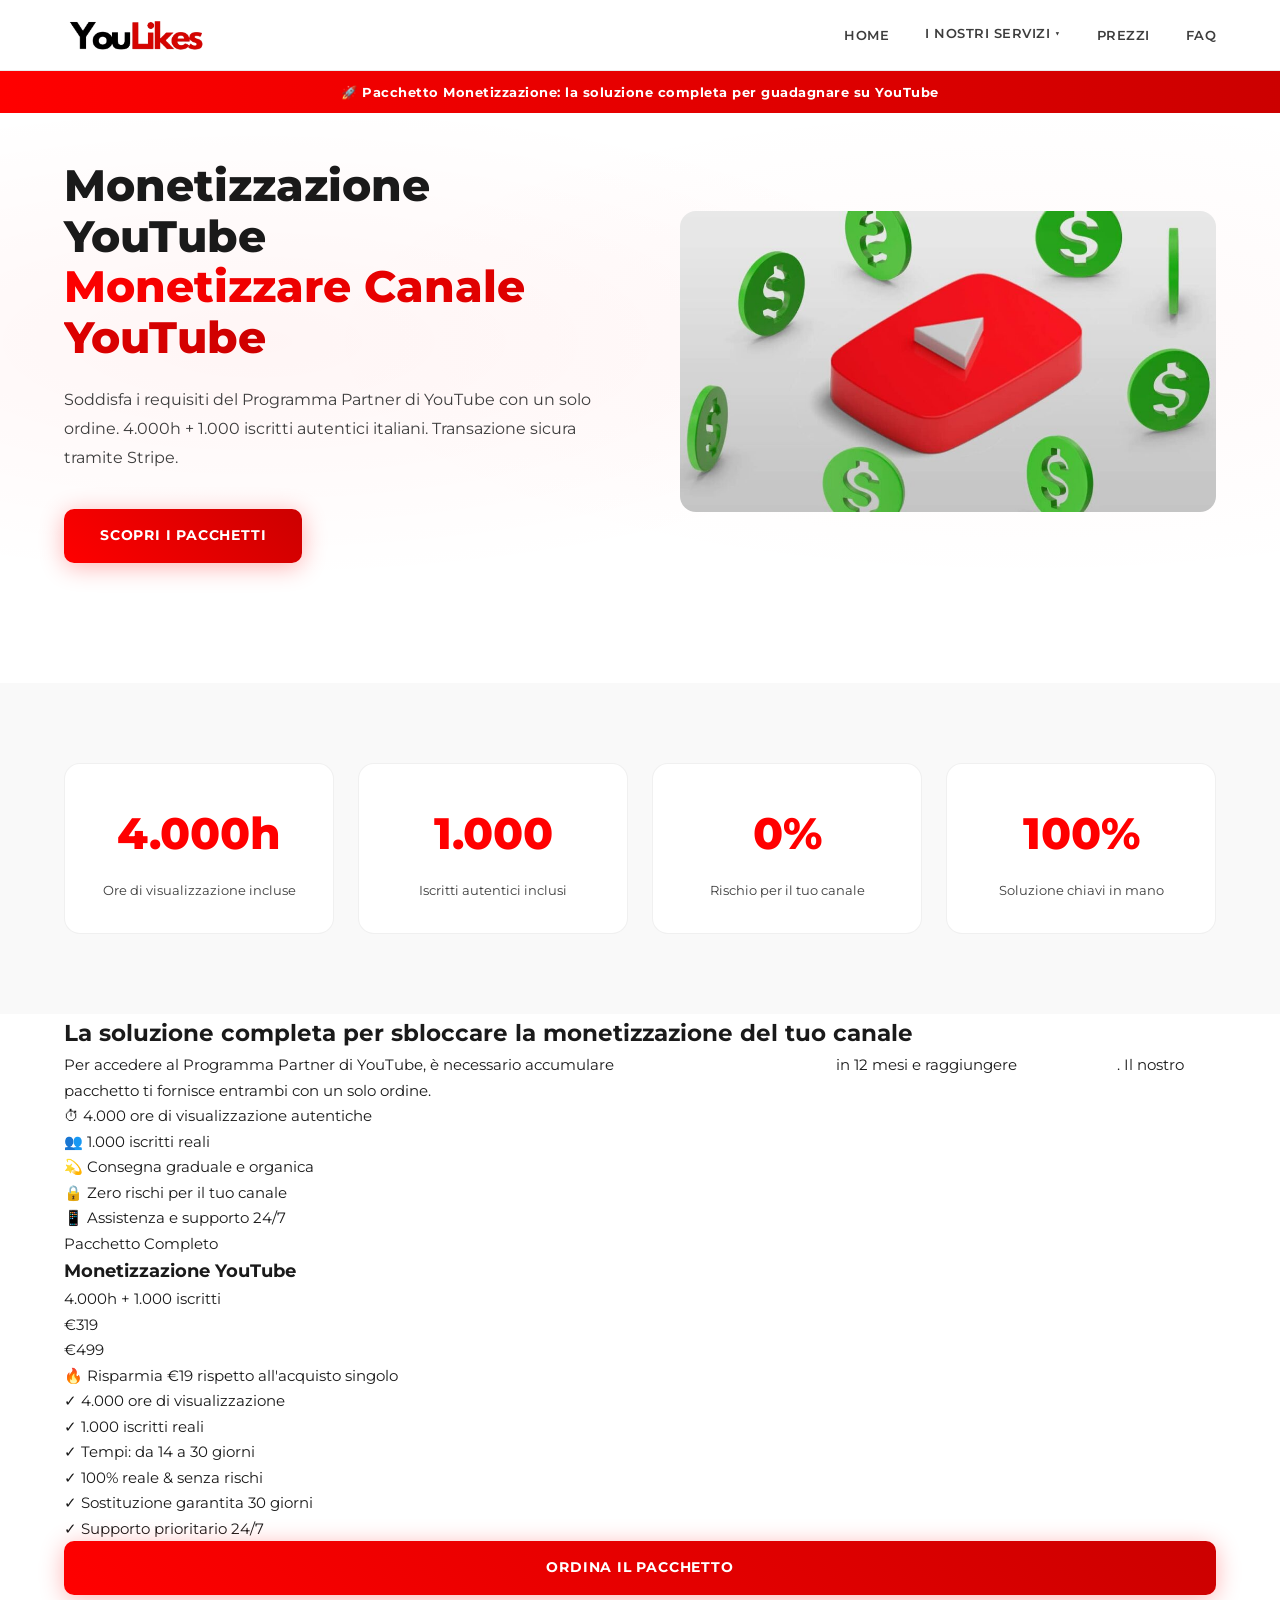
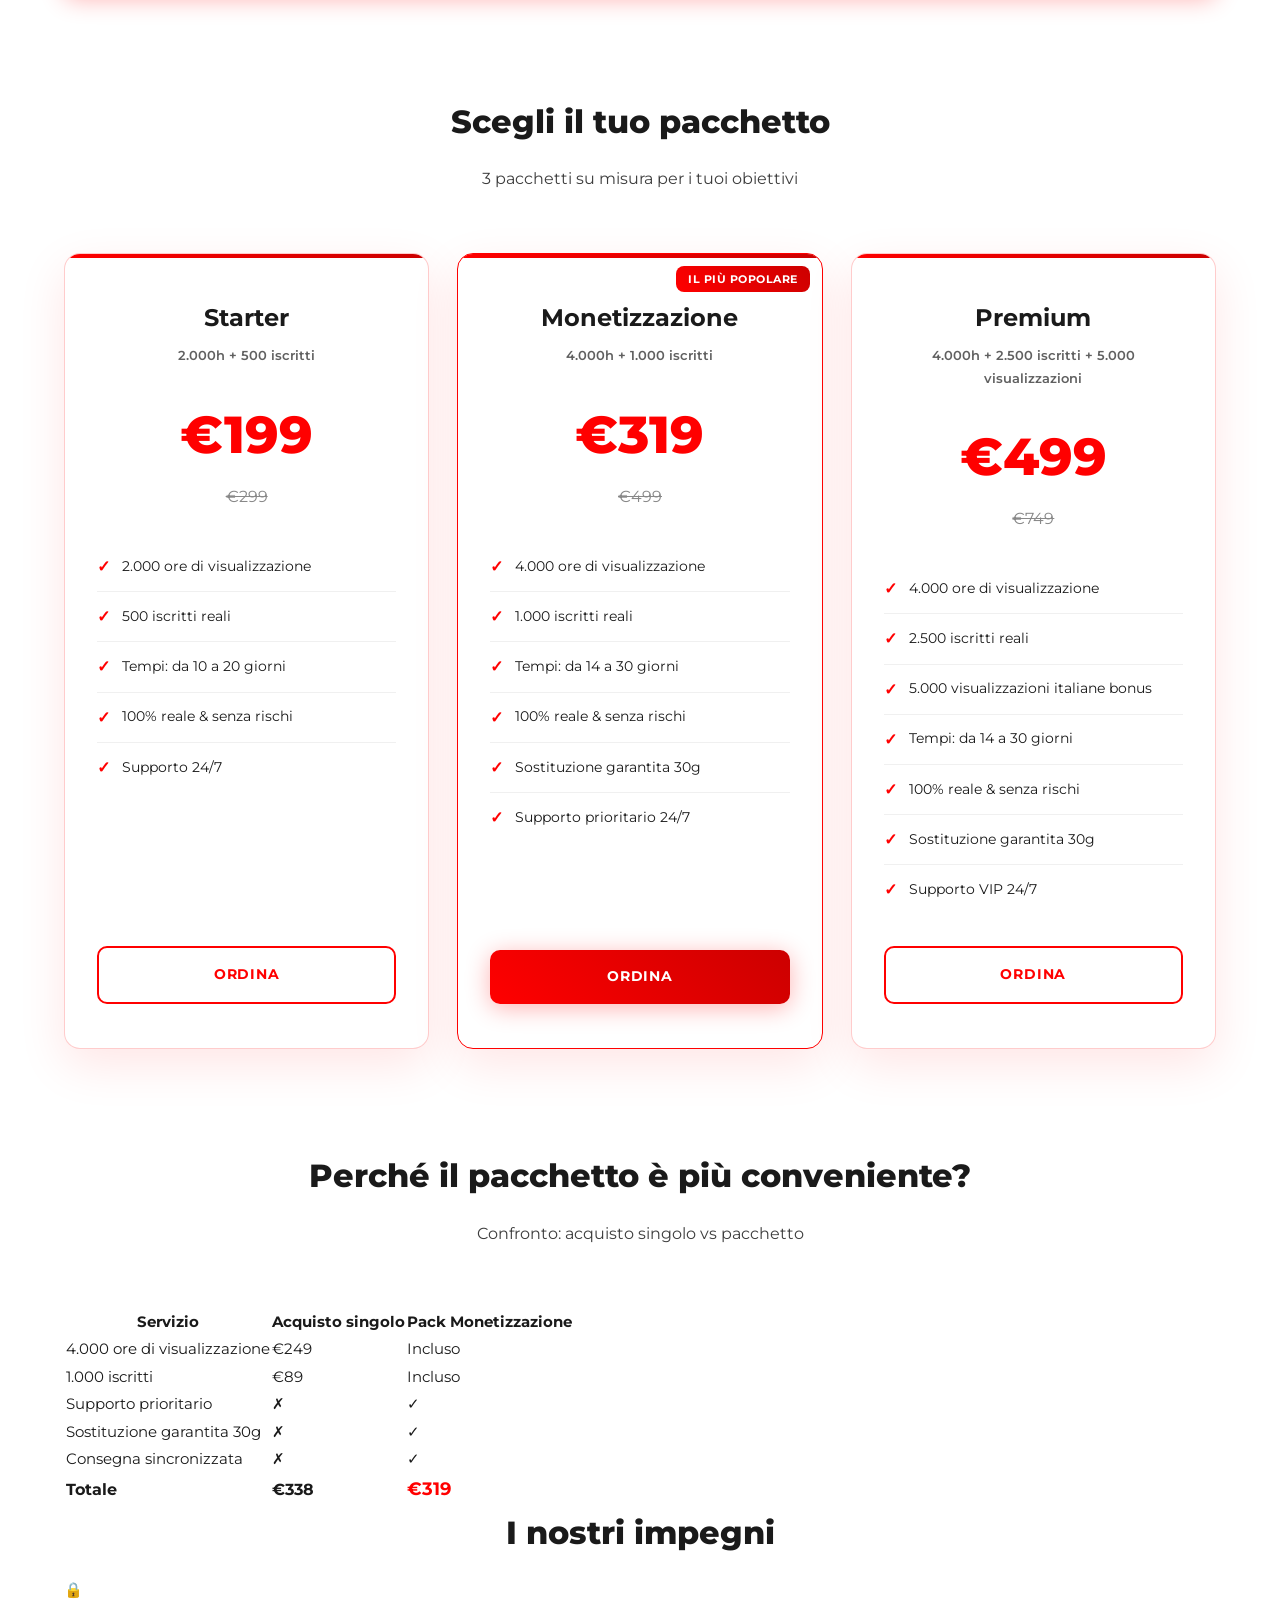
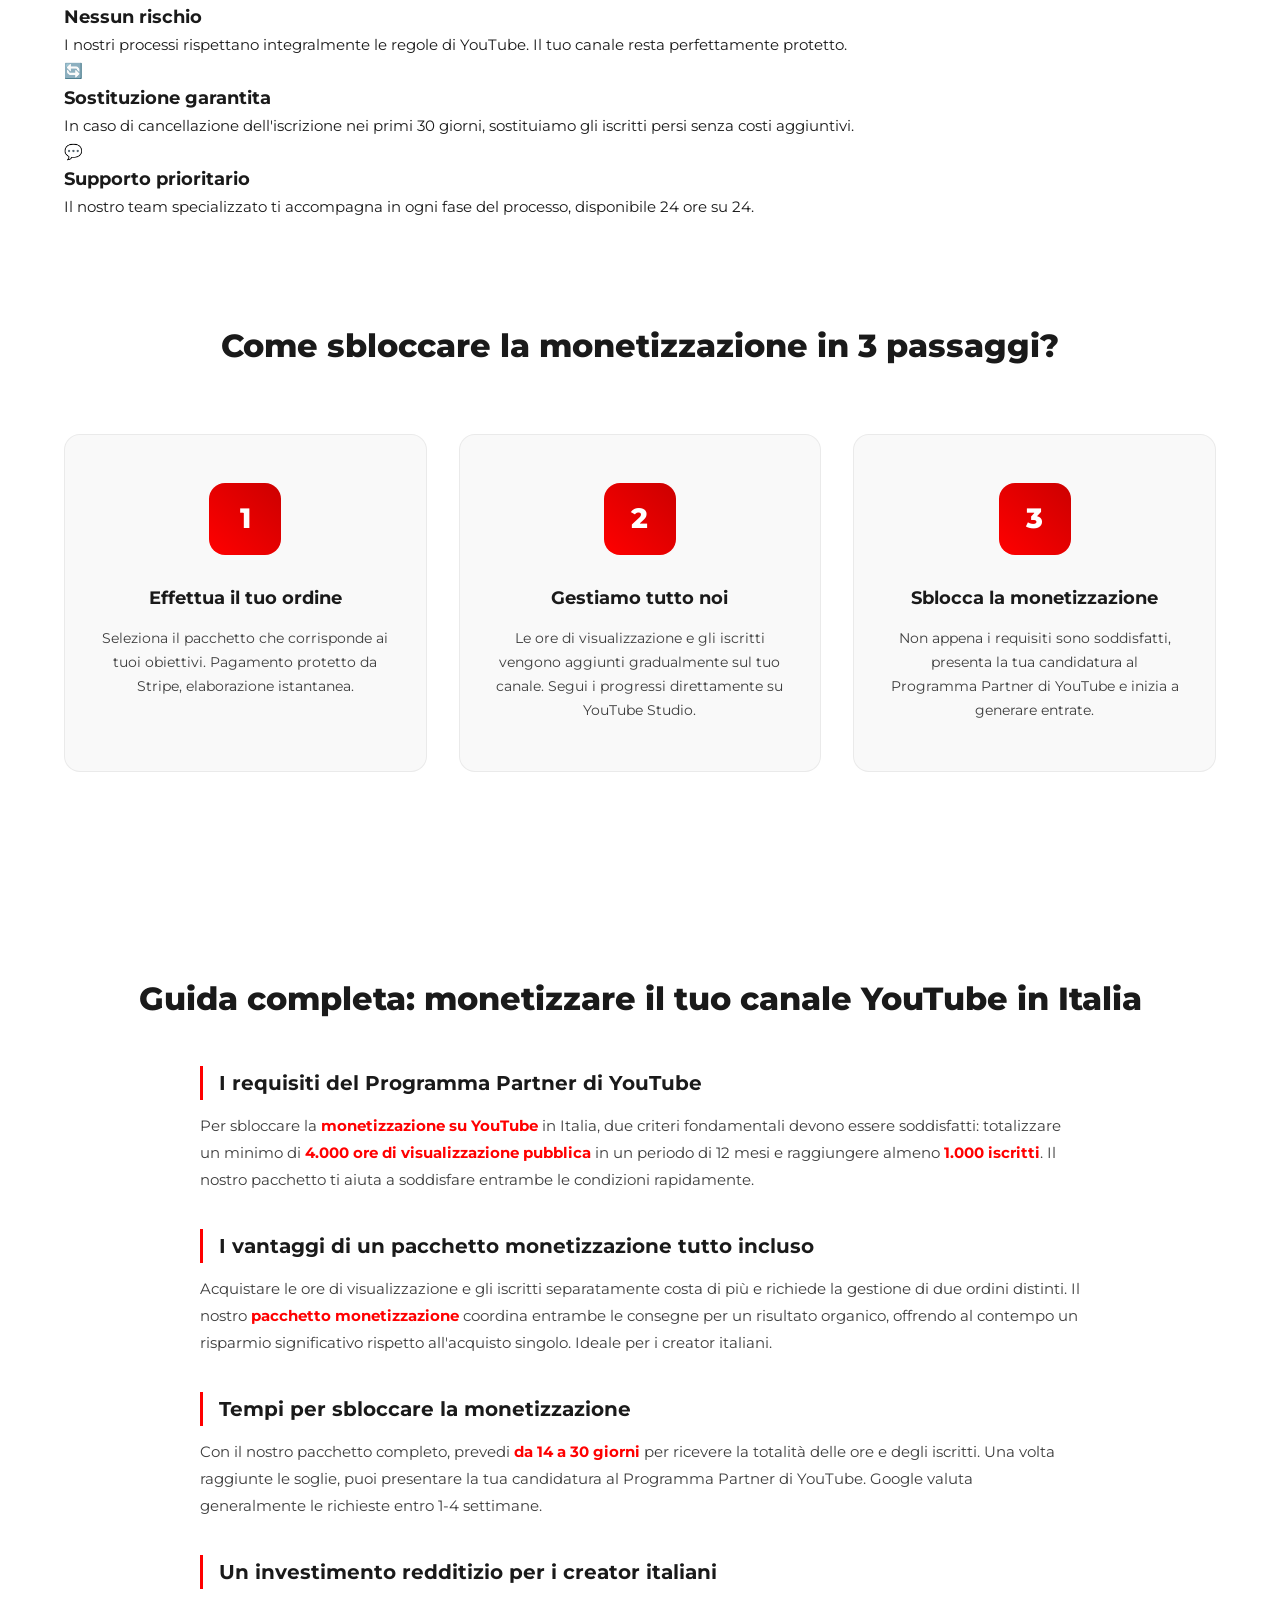
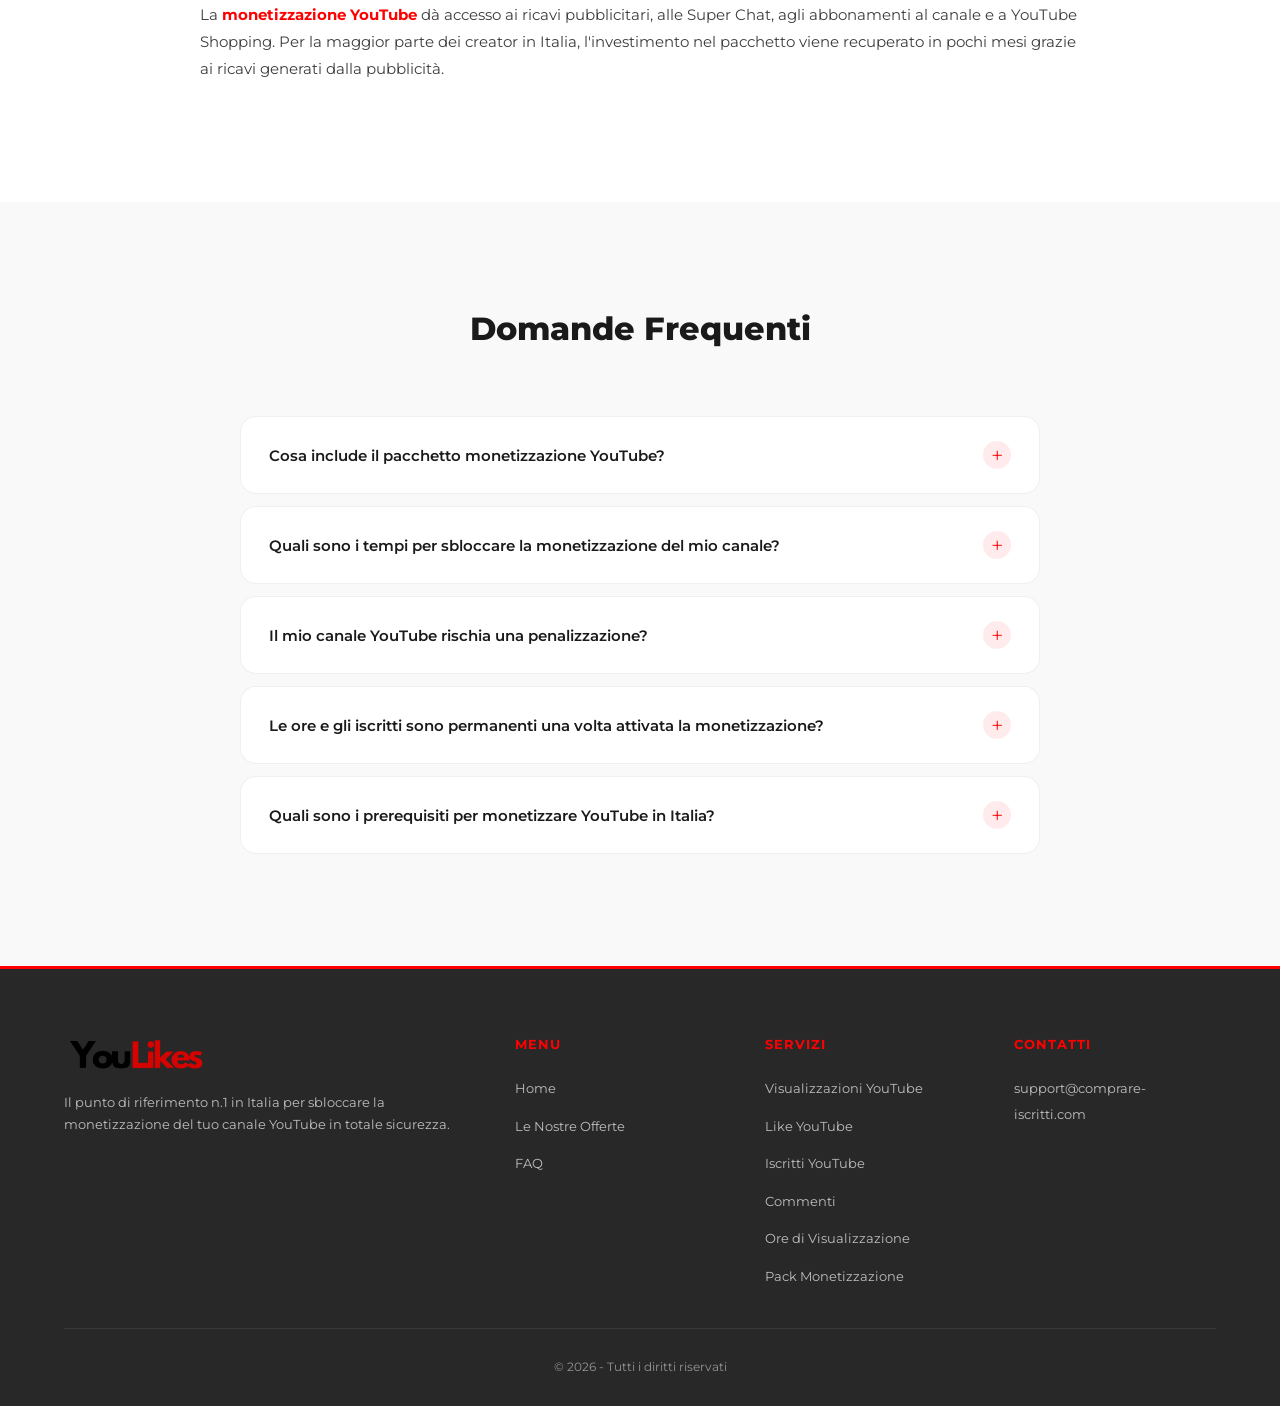
<file: monetizzazione-youtube.html>
<!DOCTYPE html>
<html lang="it">
<head>
    <meta charset="UTF-8">
    <meta name="viewport" content="width=device-width, initial-scale=1.0">
    <meta name="robots" content="index, follow">
    <title>Monetizzazione YouTube - Monetizzare Canale YouTube</title>
    <meta name="description" content="Pacchetto monetizzazione YouTube in Italia: 4000 ore di visualizzazione + 1000 iscritti autentici per sbloccare il Programma Partner. Soluzione chiavi in mano, zero rischi, consegna rapida.">
    <link rel="canonical" href="https://comprare-iscritti.com/monetizzazione-youtube.html"/>
    <link rel="alternate" hreflang="it-IT" href="https://comprare-iscritti.com/monetizzazione-youtube.html"/>
    <link rel="alternate" hreflang="x-default" href="https://comprare-iscritti.com/monetizzazione-youtube.html"/>
    <meta property="og:type" content="website">
    <meta property="og:url" content="https://comprare-iscritti.com/monetizzazione-youtube.html">
    <meta property="og:title" content="Monetizzare YouTube">
    <meta property="og:description" content="Pacchetto monetizzazione YouTube per l'Italia: 4000 ore di visualizzazione + 1000 iscritti per sbloccare la monetizzazione. Soluzione chiavi in mano, zero rischi, consegna rapida. A partire da 199 euro.">
    <meta property="og:image" content="https://comprare-iscritti.com/logo.png">
    <meta name="twitter:card" content="summary_large_image">
    <meta name="twitter:title" content="Monetizzare Canale YouTube">
    <meta name="twitter:description" content="Pacchetto monetizzazione YouTube per creator italiani: 4000 ore di visualizzazione + 1000 iscritti per attivare i guadagni sul tuo canale.">
    <meta name="twitter:image" content="https://comprare-iscritti.com/logo.png">
    <link rel="preconnect" href="https://fonts.googleapis.com">
    <link rel="preconnect" href="https://fonts.gstatic.com" crossorigin>
    <link href="https://fonts.googleapis.com/css2?family=Montserrat:wght@400;500;600;700;800&display=swap" rel="stylesheet">
    <link rel="stylesheet" href="styles.css">
    <link rel="icon" type="image/x-icon" href="/favicon.ico">
    <link rel="apple-touch-icon" sizes="96x96" href="/logo/apple-icon-96x96.png">
    <link rel="icon" type="image/png" sizes="96x96" href="/logo/android-icon-96x96.png">
    <link rel="icon" type="image/png" sizes="32x32" href="/logo/android-icon-32x32.png">
    <meta name="msapplication-TileImage" content="/logo/ms-icon-96x96.png">
    <script type="application/ld+json">
    {
        "@context": "https://schema.org",
        "@graph": [
            {
                "@type": "FAQPage",
                "mainEntity": [
                    {
                        "@type": "Question",
                        "name": "Cosa include il pacchetto monetizzazione YouTube?",
                        "acceptedAnswer": {
                            "@type": "Answer",
                            "text": "Il pacchetto monetizzazione include le 4000 ore di visualizzazione pubblica e i 1000 iscritti necessari per accedere al Programma Partner di YouTube e sbloccare la monetizzazione del tuo canale in Italia."
                        }
                    },
                    {
                        "@type": "Question",
                        "name": "Quali sono i tempi per sbloccare la monetizzazione del mio canale?",
                        "acceptedAnswer": {
                            "@type": "Answer",
                            "text": "Grazie al nostro pacchetto completo, prevedi da 14 a 30 giorni per ottenere la totalita delle ore e degli iscritti. Puoi quindi presentare la tua candidatura al Programma Partner di YouTube, che viene generalmente valutata entro 1-4 settimane."
                        }
                    },
                    {
                        "@type": "Question",
                        "name": "Il mio canale YouTube rischia una penalizzazione?",
                        "acceptedAnswer": {
                            "@type": "Answer",
                            "text": "Assolutamente no. Le nostre ore di visualizzazione e i nostri iscritti provengono da utenti reali. Il nostro approccio rispetta integralmente le condizioni d'uso di YouTube. Zero rischi per il tuo canale."
                        }
                    },
                    {
                        "@type": "Question",
                        "name": "Le ore e gli iscritti sono permanenti dopo la monetizzazione?",
                        "acceptedAnswer": {
                            "@type": "Answer",
                            "text": "Assolutamente si, le ore di visualizzazione vengono contabilizzate in modo permanente da YouTube. Per quanto riguarda gli iscritti, offriamo una sostituzione garantita per 30 giorni in caso di diminuzione."
                        }
                    },
                    {
                        "@type": "Question",
                        "name": "Quali sono i prerequisiti per monetizzare YouTube in Italia?",
                        "acceptedAnswer": {
                            "@type": "Answer",
                            "text": "YouTube richiede 4000 ore di visualizzazione pubblica negli ultimi 12 mesi, un minimo di 1000 iscritti, un account AdSense associato e il rispetto delle linee guida della community. Il nostro pacchetto si occupa dei due criteri piu difficili da raggiungere per i creator italiani."
                        }
                    }
                ]
            },
            {
                "@type": "Product",
                "name": "Monetizzazione YouTube",
                "description": "Monetizzazione YouTube chiavi in mano in Italia. Monetizzare YouTube rapidamente con il nostro pacchetto completo. Monetizzare canale YouTube con 4000 ore di visualizzazione + 1000 iscritti autentici. Monetizzare il tuo canale YouTube senza rischi. YouTube Studio monetizzazione attivata in 14-30 giorni.",
                "brand": {
                    "@type": "Brand",
                    "name": "Comprare-Iscritti.com"
                },
                "image": "https://comprare-iscritti.com/logo.png",
                "offers": {
                    "@type": "AggregateOffer",
                    "priceCurrency": "EUR",
                    "lowPrice": "199",
                    "highPrice": "499",
                    "offerCount": "3",
                    "availability": "https://schema.org/InStock"
                }
            },
            {
                "@type": "Organization",
                "name": "Comprare Iscritti YouTube",
                "url": "https://comprare-iscritti.com",
                "hasOfferCatalog": {
                    "@type": "OfferCatalog",
                    "name": "I nostri servizi",
                    "itemListElement": [
                        {
                            "@type": "Offer",
                            "itemOffered": {
                                "@type": "Service",
                                "name": "monetizzazione youtube",
                                "url": "https://comprare-iscritti.com/monetizzazione-youtube.html"
                            }
                        }
                    ]
                }
            },
            {
                "@type": "ItemList",
                "name": "Offres",
                "itemListElement": [
                    {
                        "@type": "ListItem",
                        "position": 1,
                        "item": {
                            "@type": "Product",
                            "image": "https://comprare-iscritti.com/logo.png",
                            "brand": {
                                "@type": "Brand",
                                "name": "Comprare Iscritti YouTube"
                            },
                            "name": "Starter",
                            "description": "Pack Starter.",
                            "offers": {
                                "@type": "Offer",
                                "availability": "https://schema.org/InStock",
                                "price": "199",
                                "priceCurrency": "EUR"
                            }
                        }
                    },
                    {
                        "@type": "ListItem",
                        "position": 2,
                        "item": {
                            "@type": "Product",
                            "image": "https://comprare-iscritti.com/logo.png",
                            "brand": {
                                "@type": "Brand",
                                "name": "Comprare Iscritti YouTube"
                            },
                            "name": "Monetizzazione",
                            "description": "Pack Monetizzazione.",
                            "offers": {
                                "@type": "Offer",
                                "availability": "https://schema.org/InStock",
                                "price": "319",
                                "priceCurrency": "EUR"
                            }
                        }
                    },
                    {
                        "@type": "ListItem",
                        "position": 3,
                        "item": {
                            "@type": "Product",
                            "image": "https://comprare-iscritti.com/logo.png",
                            "brand": {
                                "@type": "Brand",
                                "name": "Comprare Iscritti YouTube"
                            },
                            "name": "Premium",
                            "description": "Pack Premium.",
                            "offers": {
                                "@type": "Offer",
                                "availability": "https://schema.org/InStock",
                                "price": "499",
                                "priceCurrency": "EUR"
                            }
                        }
                    }
                ]
            }
        ]
    }
    </script>
</head>
<body>
    <header class="header">
        <div class="container">
            <a href="https://comprare-iscritti.com/" class="logo" title="Comprare Visualizzazioni YouTube">
                <img src="logo.png" alt="Comprare-Iscritti.com" title="Comprare-Iscritti.com" class="logo-img" width="200" height="200">
            </a>
            <nav class="nav">
                <ul class="nav-list">
                    <li><a href="https://comprare-iscritti.com/" class="nav-link" title="Home">Home</a></li>
                    <li class="nav-item dropdown">
                        <a href="#" class="nav-link" title="I Nostri Servizi">I Nostri Servizi <span class="dropdown-arrow">&#9660;</span></a>
                        <div class="dropdown-menu">
                            <a href="https://comprare-iscritti.com/" title="comprare visualizzazioni youtube">Visualizzazioni YouTube</a>
                            <a href="https://comprare-iscritti.com/comprare-like-youtube.html" title="comprare like youtube">Like YouTube</a>
                            <a href="https://comprare-iscritti.com/comprare-iscritti-youtube.html" title="comprare iscritti youtube">Iscritti YouTube</a>
                            <a href="https://comprare-iscritti.com/comprare-commenti-youtube.html" title="comprare commenti youtube">Commenti</a>
                            <a href="https://comprare-iscritti.com/comprare-ore-visualizzazione-youtube.html" title="ore di visualizzazione youtube">Ore di Visualizzazione</a>
                            <a href="https://comprare-iscritti.com/monetizzazione-youtube.html" title="monetizzazione youtube">Pack Monetizzazione</a>
                        </div>
                    </li>
                    <li><a href="#offerte" class="nav-link" title="Prezzi">Prezzi</a></li>
                    <li><a href="#faq" class="nav-link" title="FAQ">FAQ</a></li>
                </ul>
            </nav>
            <button class="menu-toggle" aria-label="Menu">
                <span></span>
                <span></span>
                <span></span>
            </button>
        </div>
    </header>
    <div class="promo-bar">&#x1F680; Pacchetto Monetizzazione: la soluzione completa per guadagnare su YouTube</div>

    <section id="home" class="hero">
        <div class="container">
            <div class="hero-content">
                <h1>Monetizzazione YouTube<br><span class="highlight">Monetizzare Canale YouTube</span></h1>
                <p class="hero-subtitle">Soddisfa i requisiti del Programma Partner di YouTube con un solo ordine. 4.000h + 1.000 iscritti autentici italiani. Transazione sicura tramite Stripe.</p>
                <a href="#offerte" class="btn btn-primary" title="monetizzare youtube">Scopri i Pacchetti</a>
            </div>
            <div class="hero-image">
                <img src="monetizzazione-youtube.jpg" alt="monetizzare il tuo canale youtube" title="youtube studio monetizzazione" class="hero-img" loading="eager" width="1200" height="675">
            </div>
        </div>
    </section>

    <section class="stats">
        <div class="container">
            <div class="stat-card">
                <div class="stat-number" data-target="4000" data-suffix="h">4000h</div>
                <p>Ore di visualizzazione incluse</p>
            </div>
            <div class="stat-card">
                <div class="stat-number" data-target="1000" data-suffix="">1000</div>
                <p>Iscritti autentici inclusi</p>
            </div>
            <div class="stat-card">
                <div class="stat-number" data-target="0" data-static="0%">0%</div>
                <p>Rischio per il tuo canale</p>
            </div>
            <div class="stat-card">
                <div class="stat-number" data-target="0" data-static="100%">100%</div>
                <p>Soluzione chiavi in mano</p>
            </div>
        </div>
    </section>

    <section id="offerte" class="pack-highlight">
        <div class="container">
            <div class="pack-grid">
                <div class="pack-info">
                    <h2>La soluzione completa per sbloccare la monetizzazione del tuo canale</h2>
                    <p>Per accedere al Programma Partner di YouTube, &egrave; necessario accumulare <strong style="color:#fff">4.000 ore di visualizzazione</strong> in 12 mesi e raggiungere <strong style="color:#fff">1.000 iscritti</strong>. Il nostro pacchetto ti fornisce entrambi con un solo ordine.</p>
                    <ul class="pack-includes">
                        <li><span class="icon">&#9201;</span> 4.000 ore di visualizzazione autentiche</li>
                        <li><span class="icon">&#128101;</span> 1.000 iscritti reali</li>
                        <li><span class="icon">&#128171;</span> Consegna graduale e organica</li>
                        <li><span class="icon">&#128274;</span> Zero rischi per il tuo canale</li>
                        <li><span class="icon">&#128241;</span> Assistenza e supporto 24/7</li>
                    </ul>
                </div>
                <div class="pack-card-main">
                    <span class="pack-label">Pacchetto Completo</span>
                    <h3>Monetizzazione YouTube</h3>
                    <p class="pack-subtitle">4.000h + 1.000 iscritti</p>
                    <div class="pack-price">&euro;319</div>
                    <div class="pack-old-price">&euro;499</div>
                    <div class="pack-economy">&#128293; Risparmia &euro;19 rispetto all'acquisto singolo</div>
                    <ul class="pack-details">
                        <li><span class="check">&#10003;</span> 4.000 ore di visualizzazione</li>
                        <li><span class="check">&#10003;</span> 1.000 iscritti reali</li>
                        <li><span class="check">&#10003;</span> Tempi: da 14 a 30 giorni</li>
                        <li><span class="check">&#10003;</span> 100% reale &amp; senza rischi</li>
                        <li><span class="check">&#10003;</span> Sostituzione garantita 30 giorni</li>
                        <li><span class="check">&#10003;</span> Supporto prioritario 24/7</li>
                    </ul>
                    <a href="https://buy.stripe.com/8x214n41c2yn5CCeqo6Na0p" class="btn btn-primary btn-full" title="Ordina il Pacchetto Monetizzazione" rel="noopener" target="_blank">Ordina il Pacchetto</a>
                </div>
            </div>
        </div>
    </section>

    <section class="pricing" style="background:#ffffff;">
        <div class="container">
            <h2 class="section-title">Scegli il tuo pacchetto</h2>
            <p class="section-subtitle">3 pacchetti su misura per i tuoi obiettivi</p>
            <div class="pricing-cards">
                <div class="pricing-card">
                    <div class="pricing-header">
                        <h3>Starter</h3>
                        <div class="pricing-bonus" style="text-decoration:none;color:#606060;">2.000h + 500 iscritti</div>
                    </div>
                    <div class="pricing-price">
                        <span class="price">&euro;199</span>
                        <span class="old-price">&euro;299</span>
                    </div>
                    <ul class="pricing-features">
                        <li><span class="check">&#10003;</span> 2.000 ore di visualizzazione</li>
                        <li><span class="check">&#10003;</span> 500 iscritti reali</li>
                        <li><span class="check">&#10003;</span> Tempi: da 10 a 20 giorni</li>
                        <li><span class="check">&#10003;</span> 100% reale &amp; senza rischi</li>
                        <li><span class="check">&#10003;</span> Supporto 24/7</li>
                    </ul>
                    <a href="https://buy.stripe.com/6oU5kD1T46OD2qqdmk6Na0q" class="btn btn-outline" title="Ordina il pacchetto Starter" rel="noopener" target="_blank">Ordina</a>
                </div>

                <div class="pricing-card featured">
                    <div class="pricing-badge">Il pi&ugrave; popolare</div>
                    <div class="pricing-header">
                        <h3>Monetizzazione</h3>
                        <div class="pricing-bonus" style="text-decoration:none;color:#606060;">4.000h + 1.000 iscritti</div>
                    </div>
                    <div class="pricing-price">
                        <span class="price">&euro;319</span>
                        <span class="old-price">&euro;499</span>
                    </div>
                    <ul class="pricing-features">
                        <li><span class="check">&#10003;</span> 4.000 ore di visualizzazione</li>
                        <li><span class="check">&#10003;</span> 1.000 iscritti reali</li>
                        <li><span class="check">&#10003;</span> Tempi: da 14 a 30 giorni</li>
                        <li><span class="check">&#10003;</span> 100% reale &amp; senza rischi</li>
                        <li><span class="check">&#10003;</span> Sostituzione garantita 30g</li>
                        <li><span class="check">&#10003;</span> Supporto prioritario 24/7</li>
                    </ul>
                    <a href="https://buy.stripe.com/8x214n41c2yn5CCeqo6Na0p" class="btn btn-primary" title="Ordina il pacchetto Monetizzazione" rel="noopener" target="_blank">Ordina</a>
                </div>

                <div class="pricing-card">
                    <div class="pricing-header">
                        <h3>Premium</h3>
                        <div class="pricing-bonus" style="text-decoration:none;color:#606060;">4.000h + 2.500 iscritti + 5.000 visualizzazioni</div>
                    </div>
                    <div class="pricing-price">
                        <span class="price">&euro;499</span>
                        <span class="old-price">&euro;749</span>
                    </div>
                    <ul class="pricing-features">
                        <li><span class="check">&#10003;</span> 4.000 ore di visualizzazione</li>
                        <li><span class="check">&#10003;</span> 2.500 iscritti reali</li>
                        <li><span class="check">&#10003;</span> 5.000 visualizzazioni italiane bonus</li>
                        <li><span class="check">&#10003;</span> Tempi: da 14 a 30 giorni</li>
                        <li><span class="check">&#10003;</span> 100% reale &amp; senza rischi</li>
                        <li><span class="check">&#10003;</span> Sostituzione garantita 30g</li>
                        <li><span class="check">&#10003;</span> Supporto VIP 24/7</li>
                    </ul>
                    <a href="https://buy.stripe.com/bJebJ17do6OD6GG8206Na0o" class="btn btn-outline" title="Ordina il pacchetto Premium" rel="noopener" target="_blank">Ordina</a>
                </div>
            </div>
        </div>
    </section>

    <section class="comparison">
        <div class="container">
            <h2 class="section-title">Perch&eacute; il pacchetto &egrave; pi&ugrave; conveniente?</h2>
            <p class="section-subtitle">Confronto: acquisto singolo vs pacchetto</p>
            <table class="comparison-table">
                <thead>
                    <tr>
                        <th>Servizio</th>
                        <th>Acquisto singolo</th>
                        <th>Pack Monetizzazione</th>
                    </tr>
                </thead>
                <tbody>
                    <tr>
                        <td>4.000 ore di visualizzazione</td>
                        <td>&euro;249</td>
                        <td class="pack-featured">Incluso</td>
                    </tr>
                    <tr>
                        <td>1.000 iscritti</td>
                        <td>&euro;89</td>
                        <td class="pack-featured">Incluso</td>
                    </tr>
                    <tr>
                        <td>Supporto prioritario</td>
                        <td class="no">&#10007;</td>
                        <td class="pack-featured"><span class="yes">&#10003;</span></td>
                    </tr>
                    <tr>
                        <td>Sostituzione garantita 30g</td>
                        <td class="no">&#10007;</td>
                        <td class="pack-featured"><span class="yes">&#10003;</span></td>
                    </tr>
                    <tr>
                        <td>Consegna sincronizzata</td>
                        <td class="no">&#10007;</td>
                        <td class="pack-featured"><span class="yes">&#10003;</span></td>
                    </tr>
                    <tr style="font-weight:700;font-size:16px;">
                        <td>Totale</td>
                        <td>&euro;338</td>
                        <td class="pack-featured" style="color:#FF0000;font-size:18px;">&euro;319</td>
                    </tr>
                </tbody>
            </table>
        </div>
    </section>

    <section class="guarantee-section">
        <div class="container">
            <h2 class="section-title">I nostri impegni</h2>
            <div class="guarantee-grid">
                <div class="guarantee-card">
                    <div class="guarantee-icon">&#128274;</div>
                    <h3>Nessun rischio</h3>
                    <p>I nostri processi rispettano integralmente le regole di YouTube. Il tuo canale resta perfettamente protetto.</p>
                </div>
                <div class="guarantee-card">
                    <div class="guarantee-icon">&#128260;</div>
                    <h3>Sostituzione garantita</h3>
                    <p>In caso di cancellazione dell'iscrizione nei primi 30 giorni, sostituiamo gli iscritti persi senza costi aggiuntivi.</p>
                </div>
                <div class="guarantee-card">
                    <div class="guarantee-icon">&#128172;</div>
                    <h3>Supporto prioritario</h3>
                    <p>Il nostro team specializzato ti accompagna in ogni fase del processo, disponibile 24 ore su 24.</p>
                </div>
            </div>
        </div>
    </section>

    <section class="how-it-works">
        <div class="container">
            <h2 class="section-title">Come sbloccare la monetizzazione in 3 passaggi?</h2>
            <div class="steps">
                <div class="step">
                    <div class="step-icon">
                        <span>1</span>
                    </div>
                    <h3>Effettua il tuo ordine</h3>
                    <p>Seleziona il pacchetto che corrisponde ai tuoi obiettivi. Pagamento protetto da Stripe, elaborazione istantanea.</p>
                </div>
                <div class="step">
                    <div class="step-icon">
                        <span>2</span>
                    </div>
                    <h3>Gestiamo tutto noi</h3>
                    <p>Le ore di visualizzazione e gli iscritti vengono aggiunti gradualmente sul tuo canale. Segui i progressi direttamente su YouTube Studio.</p>
                </div>
                <div class="step">
                    <div class="step-icon">
                        <span>3</span>
                    </div>
                    <h3>Sblocca la monetizzazione</h3>
                    <p>Non appena i requisiti sono soddisfatti, presenta la tua candidatura al Programma Partner di YouTube e inizia a generare entrate.</p>
                </div>
            </div>
        </div>
    </section>

    <section class="seo-content">
        <div class="container">
            <h2 class="section-title">Guida completa: monetizzare il tuo canale YouTube in Italia</h2>
            <div class="seo-text">
                <h3>I requisiti del Programma Partner di YouTube</h3>
                <p>Per sbloccare la <strong>monetizzazione su YouTube</strong> in Italia, due criteri fondamentali devono essere soddisfatti: totalizzare un minimo di <strong>4.000 ore di visualizzazione pubblica</strong> in un periodo di 12 mesi e raggiungere almeno <strong>1.000 iscritti</strong>. Il nostro pacchetto ti aiuta a soddisfare entrambe le condizioni rapidamente.</p>

                <h3>I vantaggi di un pacchetto monetizzazione tutto incluso</h3>
                <p>Acquistare le ore di visualizzazione e gli iscritti separatamente costa di pi&ugrave; e richiede la gestione di due ordini distinti. Il nostro <strong>pacchetto monetizzazione</strong> coordina entrambe le consegne per un risultato organico, offrendo al contempo un risparmio significativo rispetto all'acquisto singolo. Ideale per i creator italiani.</p>

                <h3>Tempi per sbloccare la monetizzazione</h3>
                <p>Con il nostro pacchetto completo, prevedi <strong>da 14 a 30 giorni</strong> per ricevere la totalit&agrave; delle ore e degli iscritti. Una volta raggiunte le soglie, puoi presentare la tua candidatura al Programma Partner di YouTube. Google valuta generalmente le richieste entro 1-4 settimane.</p>

                <h3>Un investimento redditizio per i creator italiani</h3>
                <p>La <strong>monetizzazione YouTube</strong> d&agrave; accesso ai ricavi pubblicitari, alle Super Chat, agli abbonamenti al canale e a YouTube Shopping. Per la maggior parte dei creator in Italia, l'investimento nel pacchetto viene recuperato in pochi mesi grazie ai ricavi generati dalla pubblicit&agrave;.</p>
            </div>
        </div>
    </section>

    <section id="faq" class="faq">
        <div class="container">
            <h2 class="section-title">Domande Frequenti</h2>
            <div class="faq-list">
                <div class="faq-item">
                    <button class="faq-question">
                        <span>Cosa include il pacchetto monetizzazione YouTube?</span>
                        <span class="faq-icon">+</span>
                    </button>
                    <div class="faq-answer">
                        <p>Il pacchetto include le 4.000 ore di visualizzazione pubblica e i 1.000 iscritti necessari per accedere al Programma Partner di YouTube e sbloccare la monetizzazione del tuo canale.</p>
                    </div>
                </div>
                <div class="faq-item">
                    <button class="faq-question">
                        <span>Quali sono i tempi per sbloccare la monetizzazione del mio canale?</span>
                        <span class="faq-icon">+</span>
                    </button>
                    <div class="faq-answer">
                        <p>Prevedi da 14 a 30 giorni per ottenere la totalit&agrave; delle ore e degli iscritti. La tua candidatura al Programma Partner di YouTube pu&ograve; quindi essere presentata, e Google la valuta generalmente entro 1-4 settimane.</p>
                    </div>
                </div>
                <div class="faq-item">
                    <button class="faq-question">
                        <span>Il mio canale YouTube rischia una penalizzazione?</span>
                        <span class="faq-icon">+</span>
                    </button>
                    <div class="faq-answer">
                        <p>Assolutamente no. Le nostre ore di visualizzazione e i nostri iscritti provengono da utenti autentici. Il nostro approccio rispetta integralmente le condizioni d'uso di YouTube. Zero rischi per il tuo canale.</p>
                    </div>
                </div>
                <div class="faq-item">
                    <button class="faq-question">
                        <span>Le ore e gli iscritti sono permanenti una volta attivata la monetizzazione?</span>
                        <span class="faq-icon">+</span>
                    </button>
                    <div class="faq-answer">
                        <p>Assolutamente s&igrave;. Le ore di visualizzazione vengono registrate in modo permanente da YouTube. Per quanto riguarda gli iscritti, offriamo una sostituzione garantita per 30 giorni in caso di diminuzione.</p>
                    </div>
                </div>
                <div class="faq-item">
                    <button class="faq-question">
                        <span>Quali sono i prerequisiti per monetizzare YouTube in Italia?</span>
                        <span class="faq-icon">+</span>
                    </button>
                    <div class="faq-answer">
                        <p>YouTube richiede 4.000 ore di visualizzazione pubblica negli ultimi 12 mesi, un minimo di 1.000 iscritti, un account AdSense associato e il rispetto delle linee guida della community. Il nostro pacchetto si occupa dei due criteri pi&ugrave; difficili da raggiungere.</p>
                    </div>
                </div>
            </div>
        </div>
    </section>

    <footer class="footer">
        <div class="container">
            <div class="footer-content">
                <div class="footer-brand">
                    <a href="https://comprare-iscritti.com/" class="logo" title="Comprare Visualizzazioni YouTube">
                        <img src="logo.png" alt="Comprare-Iscritti.com" title="Comprare-Iscritti.com" class="logo-img" width="200" height="200">
                    </a>
                    <p>Il punto di riferimento n.1 in Italia per sbloccare la monetizzazione del tuo canale YouTube in totale sicurezza.</p>
                </div>
                <div class="footer-links">
                    <h4>Menu</h4>
                    <ul>
                        <li><a href="https://comprare-iscritti.com/" title="Home">Home</a></li>
                        <li><a href="#offerte" title="Le Nostre Offerte">Le Nostre Offerte</a></li>
                        <li><a href="#faq" title="FAQ">FAQ</a></li>
                    </ul>
                </div>
                <div class="footer-links">
                    <h4>Servizi</h4>
                    <ul>
                        <li><a href="https://comprare-iscritti.com/" title="comprare visualizzazioni youtube">Visualizzazioni YouTube</a></li>
                        <li><a href="https://comprare-iscritti.com/comprare-like-youtube.html" title="comprare like youtube">Like YouTube</a></li>
                        <li><a href="https://comprare-iscritti.com/comprare-iscritti-youtube.html" title="comprare iscritti youtube">Iscritti YouTube</a></li>
                        <li><a href="https://comprare-iscritti.com/comprare-commenti-youtube.html" title="comprare commenti youtube">Commenti</a></li>
                        <li><a href="https://comprare-iscritti.com/comprare-ore-visualizzazione-youtube.html" title="4000 ore di visualizzazione youtube">Ore di Visualizzazione</a></li>
                        <li><a href="https://comprare-iscritti.com/monetizzazione-youtube.html" title="monetizzare canale youtube">Pack Monetizzazione</a></li>
                    </ul>
                </div>
                <div class="footer-links">
                    <h4>Contatti</h4>
                    <ul>
                        <li><a href="mailto:support@comprare-iscritti.com" title="support@comprare-iscritti.com">support@comprare-iscritti.com</a></li>
                    </ul>
                </div>
            </div>
            <div class="footer-bottom">
                <p>&copy; 2026 - Tutti i diritti riservati</p>
            </div>
        </div>
    </footer>

    <script>
        document.addEventListener('DOMContentLoaded', function() {
            const menuToggle = document.querySelector('.menu-toggle');
            const nav = document.querySelector('.nav');
            if (menuToggle && nav) {
                menuToggle.addEventListener('click', function(e) {
                    e.stopPropagation();
                    nav.classList.toggle('active');
                    menuToggle.classList.toggle('active');
                });

                document.addEventListener('click', function(e) {
                    if (!nav.contains(e.target) && !menuToggle.contains(e.target)) {
                        nav.classList.remove('active');
                        menuToggle.classList.remove('active');
                        document.querySelectorAll('.nav-item.dropdown').forEach(d => d.classList.remove('active'));
                    }
                });
                const navLinks = document.querySelectorAll('.nav-link:not(.nav-item.dropdown > .nav-link)');
                navLinks.forEach(link => {
                    link.addEventListener('click', function() {
                        nav.classList.remove('active');
                        menuToggle.classList.remove('active');
                    });
                });
            }
            const dropdowns = document.querySelectorAll('.nav-item.dropdown');
            dropdowns.forEach(dropdown => {
                const dropdownLink = dropdown.querySelector('.nav-link');
                dropdownLink.addEventListener('click', function(e) {
                    if (window.innerWidth <= 768) {
                        e.preventDefault();
                        dropdown.classList.toggle('active');
                    }
                });
            });
            const dropdownMenuLinks = document.querySelectorAll('.dropdown-menu a');
            dropdownMenuLinks.forEach(link => {
                link.addEventListener('click', function() {
                    if (window.innerWidth <= 768) {
                        nav.classList.remove('active');
                        menuToggle.classList.remove('active');
                        document.querySelectorAll('.nav-item.dropdown').forEach(d => d.classList.remove('active'));
                    }
                });
            });
            const anchorLinks = document.querySelectorAll('a[href^="#"]');
            anchorLinks.forEach(link => {
                link.addEventListener('click', function(e) {
                    e.preventDefault();
                    const targetId = this.getAttribute('href');
                    const targetElement = document.querySelector(targetId);
                    if (targetElement) {
                        const headerHeight = document.querySelector('.header').offsetHeight;
                        const targetPosition = targetElement.offsetTop - headerHeight;
                        window.scrollTo({ top: targetPosition, behavior: 'smooth' });
                    }
                });
            });
            const faqItems = document.querySelectorAll('.faq-item');
            faqItems.forEach(item => {
                const question = item.querySelector('.faq-question');
                question.addEventListener('click', function() {
                    faqItems.forEach(otherItem => {
                        if (otherItem !== item && otherItem.classList.contains('active')) {
                            otherItem.classList.remove('active');
                        }
                    });
                    item.classList.toggle('active');
                });
            });
            const animateElements = document.querySelectorAll('.stat-card, .step, .pricing-card, .faq-item, .guarantee-card');
            const observer = new IntersectionObserver(function(entries) {
                entries.forEach(entry => {
                    if (entry.isIntersecting) {
                        entry.target.style.opacity = '1';
                        entry.target.style.transform = 'translateY(0)';
                    }
                });
            }, { threshold: 0.1, rootMargin: '0px 0px -50px 0px' });
            animateElements.forEach(element => {
                element.style.opacity = '0';
                element.style.transform = 'translateY(30px)';
                element.style.transition = 'opacity 0.6s ease, transform 0.6s ease';
                observer.observe(element);
            });
            const statNumbers = document.querySelectorAll('.stat-number');
            let animated = false;
            function animateCounters() {
                if (animated) return;
                statNumbers.forEach(stat => {
                    const staticText = stat.getAttribute('data-static');
                    if (staticText) { stat.textContent = staticText; return; }
                    const target = parseInt(stat.getAttribute('data-target') || stat.textContent);
                    const suffix = stat.getAttribute('data-suffix') || '';
                    if (isNaN(target) || target <= 0) return;
                    let current = 0;
                    const increment = target / 60;
                    const stepTime = 2000 / 60;
                    const counter = setInterval(() => {
                        current += increment;
                        if (current >= target) { stat.textContent = target.toLocaleString('it-IT') + suffix; clearInterval(counter); }
                        else { stat.textContent = Math.floor(current).toLocaleString('it-IT') + suffix; }
                    }, stepTime);
                });
                animated = true;
            }
            const statsSection = document.querySelector('.stats');
            if (statsSection) {
                const statsObserver = new IntersectionObserver((entries) => {
                    entries.forEach(entry => { if (entry.isIntersecting) { animateCounters(); } });
                }, { threshold: 0.5 });
                statsObserver.observe(statsSection);
            }
        });
    </script>
</body>
</html>
</file>
<file: styles.css>
:root {
    --primary: #FF0000;
    --primary-dark: #CC0000;
    --secondary: #FF4444;
    --dark: #1a1a1a;
    --light: #f9f9f9;
    --white: #ffffff;
    --gray: #3d3d3d;
    --gray-light: #e5e5e5;
    --gradient: linear-gradient(45deg, #FF0000 0%, #CC0000 100%);
    --shadow: 0 8px 32px rgba(255, 0, 0, 0.12);
    --shadow-sm: 0 2px 12px rgba(0, 0, 0, 0.08);
    --radius: 8px;
    --radius-lg: 16px;
    --transition: all 0.35s cubic-bezier(0.4, 0, 0.2, 1);
}

*, *::before, *::after {
    margin: 0;
    padding: 0;
    box-sizing: border-box;
}

html {
    scroll-behavior: smooth;
}

body {
    font-family: 'Montserrat', sans-serif;
    font-size: 15px;
    line-height: 1.7;
    color: var(--dark);
    background: var(--white);
    overflow-x: hidden;
}

a {
    text-decoration: none;
    color: inherit;
    transition: var(--transition);
}

ul {
    list-style: none;
}

img {
    max-width: 100%;
    height: auto;
}

.container {
    width: 100%;
    max-width: 1200px;
    margin: 0 auto;
    padding: 0 24px;
}

.btn {
    display: inline-block;
    padding: 15px 36px;
    font-family: 'Montserrat', sans-serif;
    font-size: 14px;
    font-weight: 700;
    border-radius: 10px;
    cursor: pointer;
    transition: var(--transition);
    border: none;
    text-align: center;
    text-transform: uppercase;
    letter-spacing: 0.8px;
}

.btn-primary {
    background: var(--gradient);
    color: #ffffff;
    box-shadow: 0 4px 24px rgba(255, 0, 0, 0.3);
}

.btn-primary:hover {
    transform: scale(1.04);
    box-shadow: 0 6px 32px rgba(255, 0, 0, 0.45);
}

.btn-outline {
    background: transparent;
    color: var(--primary);
    border: 2px solid var(--primary);
}

.btn-outline:hover {
    background: var(--primary);
    color: #ffffff;
    box-shadow: 0 4px 24px rgba(255, 0, 0, 0.25);
}

.btn-full {
    width: 100%;
}

.header {
    position: fixed;
    top: 0;
    left: 0;
    right: 0;
    z-index: 1000;
    background: rgba(255, 255, 255, 0.95);
    backdrop-filter: blur(20px);
    -webkit-backdrop-filter: blur(20px);
    border-bottom: 1px solid rgba(0, 0, 0, 0.08);
    padding: 14px 0;
}

.header .container {
    display: flex;
    align-items: center;
    justify-content: space-between;
}

.logo {
    display: flex;
    align-items: center;
}

.logo-img {
    height: 42px;
    width: auto;
}

.nav-list {
    display: flex;
    gap: 36px;
}

.nav-link {
    font-weight: 600;
    color: var(--gray);
    position: relative;
    font-size: 13px;
    text-transform: uppercase;
    letter-spacing: 0.5px;
}

.nav-link::after {
    content: '';
    position: absolute;
    bottom: -6px;
    left: 50%;
    transform: translateX(-50%);
    width: 0;
    height: 3px;
    background: var(--primary);
    border-radius: 2px;
    transition: var(--transition);
}

.nav-link:hover::after,
.nav-link.active::after {
    width: 100%;
}

.nav-link:hover,
.nav-link.active {
    color: var(--primary);
}

.nav-item {
    position: relative;
}

.nav-item.dropdown > .nav-link {
    display: flex;
    align-items: center;
    gap: 5px;
}

.nav-item.dropdown > .nav-link::before {
    content: '';
    position: absolute;
    bottom: -15px;
    left: 0;
    right: 0;
    height: 20px;
}

.dropdown-arrow {
    font-size: 8px;
    transition: var(--transition);
}

.nav-item.dropdown:hover .dropdown-arrow {
    transform: rotate(180deg);
}

.dropdown-menu {
    position: absolute;
    top: 100%;
    left: 50%;
    transform: translateX(-50%) translateY(5px);
    min-width: 220px;
    background: #ffffff;
    border: 1px solid rgba(0, 0, 0, 0.08);
    border-radius: var(--radius-lg);
    box-shadow: 0 16px 48px rgba(0, 0, 0, 0.12);
    padding: 8px;
    opacity: 0;
    visibility: hidden;
    transition: var(--transition);
    margin-top: 15px;
    z-index: 100;
}

.dropdown-menu::before {
    content: '';
    position: absolute;
    top: -6px;
    left: 50%;
    transform: translateX(-50%) rotate(45deg);
    width: 12px;
    height: 12px;
    background: #ffffff;
    border-left: 1px solid rgba(0, 0, 0, 0.08);
    border-top: 1px solid rgba(0, 0, 0, 0.08);
}

.nav-item.dropdown:hover .dropdown-menu {
    opacity: 1;
    visibility: visible;
    margin-top: 10px;
    transform: translateX(-50%) translateY(0);
}

.dropdown-menu a {
    display: block;
    padding: 12px 16px;
    font-weight: 500;
    font-size: 13px;
    color: var(--gray);
    border-radius: var(--radius);
    transition: var(--transition);
}

.dropdown-menu a:hover {
    background: rgba(255, 0, 0, 0.06);
    color: var(--primary);
}

.menu-toggle {
    display: none;
    flex-direction: column;
    gap: 6px;
    background: none;
    border: none;
    cursor: pointer;
    padding: 5px;
}

.menu-toggle span {
    display: block;
    width: 24px;
    height: 2px;
    background: var(--dark);
    border-radius: 2px;
    transition: var(--transition);
}

.hero {
    padding: 160px 0 120px;
    background: radial-gradient(ellipse at 20% 50%, rgba(255, 0, 0, 0.04) 0%, transparent 50%),
                radial-gradient(ellipse at 80% 50%, rgba(255, 68, 68, 0.03) 0%, transparent 50%),
                var(--white);
    overflow: hidden;
}

.hero .container {
    display: grid;
    grid-template-columns: 1fr 1fr;
    gap: 80px;
    align-items: center;
}

.hero-content h1 {
    font-size: 44px;
    font-weight: 800;
    line-height: 1.15;
    margin-bottom: 24px;
    color: var(--dark);
}

.hero-content .highlight {
    background: var(--gradient);
    -webkit-background-clip: text;
    -webkit-text-fill-color: transparent;
    background-clip: text;
}

.hero-subtitle {
    font-size: 16px;
    color: var(--gray);
    margin-bottom: 36px;
    line-height: 1.8;
}

.hero-image {
    position: relative;
    display: flex;
    justify-content: center;
    align-items: center;
}

.hero-img {
    max-width: 100%;
    height: auto;
    border-radius: var(--radius-lg);
    animation: heroFloat 4s ease-in-out infinite;
}

@keyframes heroFloat {
    0%, 100% { transform: translateY(0) rotate(0deg); }
    25% { transform: translateY(-8px) rotate(0.5deg); }
    75% { transform: translateY(4px) rotate(-0.5deg); }
}

.hero-visual {
    display: flex;
    justify-content: center;
    align-items: center;
}

.hero-visual svg {
    filter: drop-shadow(0 20px 40px rgba(255, 0, 0, 0.15));
    animation: heroFloat 4s ease-in-out infinite;
}

.stats {
    padding: 80px 0;
    background: var(--light);
}

.stats .container {
    display: grid;
    grid-template-columns: repeat(4, 1fr);
    gap: 24px;
}

.stat-card {
    background: var(--white);
    padding: 32px 20px;
    border-radius: var(--radius-lg);
    text-align: center;
    transition: var(--transition);
    border: 1px solid rgba(0, 0, 0, 0.06);
    position: relative;
    overflow: hidden;
}

.stat-card::before {
    content: '';
    position: absolute;
    top: 0;
    left: 0;
    right: 0;
    height: 3px;
    background: var(--gradient);
    opacity: 0;
    transition: var(--transition);
}

.stat-card:hover {
    transform: scale(1.03);
    border-color: rgba(255, 0, 0, 0.15);
    box-shadow: var(--shadow);
}

.stat-card:hover::before {
    opacity: 1;
}

.stat-number {
    font-size: 44px;
    font-weight: 800;
    color: var(--primary);
    margin-bottom: 10px;
}

.stat-card p {
    font-size: 13px;
    color: var(--gray);
    line-height: 1.6;
}

.credibility {
    padding: 100px 0;
    background: var(--white);
}

.credibility .container {
    display: grid;
    grid-template-columns: 1fr 1fr;
    gap: 80px;
    align-items: center;
}

.credibility-image {
    position: relative;
}

.credibility-img {
    width: 100%;
    height: auto;
    border-radius: var(--radius-lg);
    box-shadow: 0 20px 60px rgba(0, 0, 0, 0.1);
    border: 1px solid rgba(0, 0, 0, 0.06);
}

.credibility-content h2 {
    font-size: 30px;
    font-weight: 800;
    color: var(--dark);
    margin-bottom: 20px;
    line-height: 1.3;
}

.credibility-content p {
    font-size: 15px;
    color: var(--gray);
    line-height: 1.8;
    margin-bottom: 16px;
}

.credibility-content p strong {
    color: var(--primary);
}

.credibility-content .btn {
    margin-top: 20px;
}

.credibility-reverse {
    background: var(--light);
}

.credibility-reverse .container {
    direction: rtl;
}

.credibility-reverse .container > * {
    direction: ltr;
}

.how-it-works {
    padding: 100px 0;
    background: var(--white);
}

.section-title {
    text-align: center;
    font-size: 32px;
    font-weight: 800;
    color: var(--dark);
    margin-bottom: 16px;
}

.section-subtitle {
    text-align: center;
    font-size: 16px;
    color: var(--gray);
    margin-bottom: 60px;
}

.steps {
    display: grid;
    grid-template-columns: repeat(3, 1fr);
    gap: 32px;
    margin-top: 60px;
}

.step {
    text-align: center;
    padding: 48px 32px;
    background: var(--light);
    border-radius: var(--radius-lg);
    border: 1px solid rgba(0, 0, 0, 0.06);
    transition: var(--transition);
    position: relative;
}

.step:hover {
    transform: translateY(-8px);
    border-color: rgba(255, 0, 0, 0.15);
    box-shadow: 0 12px 40px rgba(255, 0, 0, 0.08);
}

.step-icon {
    width: 72px;
    height: 72px;
    margin: 0 auto 28px;
    background: var(--gradient);
    border-radius: var(--radius-lg);
    display: flex;
    align-items: center;
    justify-content: center;
}

.step-icon span {
    color: #ffffff;
    font-size: 28px;
    font-weight: 800;
}

.step h3 {
    font-size: 18px;
    font-weight: 700;
    color: var(--dark);
    margin-bottom: 14px;
}

.step p {
    font-size: 14px;
    color: var(--gray);
    line-height: 1.7;
}

.pricing {
    padding: 100px 0;
    background: var(--light);
}

.pricing .section-subtitle {
    margin-bottom: 60px;
}

.pricing-grid {
    display: grid;
    grid-template-columns: repeat(5, 1fr);
    gap: 20px;
    align-items: stretch;
}

.pricing-cards {
    display: grid;
    grid-template-columns: repeat(3, 1fr);
    gap: 28px;
    align-items: stretch;
}

.pricing-card {
    background: var(--white);
    border-radius: var(--radius-lg);
    padding: 44px 32px;
    border: 1px solid rgba(255, 0, 0, 0.2);
    transition: var(--transition);
    position: relative;
    display: flex;
    flex-direction: column;
    overflow: hidden;
    transform: translateY(-8px);
    box-shadow: 0 16px 48px rgba(255, 0, 0, 0.1);
}

.pricing-card::before {
    content: '';
    position: absolute;
    top: 0;
    left: 0;
    right: 0;
    height: 4px;
    background: var(--gradient);
    transition: var(--transition);
}

.pricing-card:hover {
    transform: translateY(0);
    border-color: rgba(0, 0, 0, 0.08);
    box-shadow: 0 2px 12px rgba(0, 0, 0, 0.08);
}

.pricing-card:hover::before {
    background: var(--gray-light);
}

.pricing-card.featured {
    border-color: var(--primary);
    transform: scale(1.04) translateY(-8px);
}

.pricing-card.featured::before {
    background: var(--gradient);
    height: 4px;
}

.pricing-card.featured:hover {
    transform: scale(1.04) translateY(0);
}

.pricing-badge {
    position: absolute;
    top: 12px;
    right: 12px;
    background: var(--gradient);
    color: #ffffff;
    padding: 4px 12px;
    border-radius: var(--radius);
    font-size: 11px;
    font-weight: 700;
    text-transform: uppercase;
    letter-spacing: 0.5px;
    z-index: 2;
}

.pricing-header {
    text-align: center;
    margin-bottom: 24px;
}

.pricing-header h3 {
    font-size: 24px;
    font-weight: 700;
    color: var(--dark);
}

.pricing-bonus {
    color: var(--gray);
    font-weight: 600;
    font-size: 13px;
    margin-top: 6px;
    text-decoration: line-through;
}

.pricing-price {
    text-align: center;
    margin-bottom: 32px;
}

.price {
    font-size: 52px;
    font-weight: 800;
    color: var(--primary);
}

.old-price {
    font-size: 16px;
    color: #888;
    text-decoration: line-through;
    display: block;
    margin-top: 4px;
}

.pricing-features {
    flex: 1;
    margin-bottom: 32px;
}

.pricing-features li {
    padding: 11px 0;
    border-bottom: 1px solid rgba(0, 0, 0, 0.06);
    display: flex;
    align-items: center;
    gap: 12px;
    font-size: 14px;
    color: var(--dark);
}

.pricing-features li:last-child {
    border-bottom: none;
}

.pricing-features .check {
    color: var(--primary);
    font-weight: 700;
    font-size: 16px;
}

.pricing-card .btn {
    width: 100%;
}

.seo-content {
    padding: 100px 0;
    background: var(--white);
}

.seo-text {
    max-width: 880px;
    margin: 40px auto 0;
}

.seo-text h3 {
    font-size: 20px;
    font-weight: 700;
    color: var(--dark);
    margin-bottom: 12px;
    margin-top: 36px;
    padding-left: 16px;
    border-left: 3px solid var(--primary);
}

.seo-text h3:first-child {
    margin-top: 0;
}

.seo-text p {
    font-size: 15px;
    color: var(--gray);
    line-height: 1.8;
    margin-bottom: 20px;
}

.seo-text strong {
    color: var(--primary);
}

.seo-text a {
    color: var(--primary);
    text-decoration: underline;
    text-underline-offset: 3px;
}

.seo-text a:hover {
    color: var(--secondary);
}

.faq {
    padding: 100px 0;
    background: var(--light);
}

.faq-list {
    max-width: 800px;
    margin: 60px auto 0;
}

.faq-item {
    background: var(--white);
    border-radius: var(--radius-lg);
    margin-bottom: 12px;
    border: 1px solid rgba(0, 0, 0, 0.06);
    overflow: hidden;
    transition: var(--transition);
}

.faq-item:hover {
    border-color: rgba(255, 0, 0, 0.12);
}

.faq-item.active {
    border-color: rgba(255, 0, 0, 0.2);
}

.faq-question {
    width: 100%;
    padding: 24px 28px;
    background: none;
    border: none;
    cursor: pointer;
    display: flex;
    justify-content: space-between;
    align-items: center;
    font-family: 'Montserrat', sans-serif;
    font-size: 15px;
    font-weight: 600;
    color: var(--dark);
    text-align: left;
    transition: var(--transition);
}

.faq-question:hover {
    color: var(--primary);
}

.faq-icon {
    font-size: 22px;
    font-weight: 300;
    color: var(--primary);
    transition: var(--transition);
    width: 28px;
    height: 28px;
    display: flex;
    align-items: center;
    justify-content: center;
    border-radius: 50%;
    background: rgba(255, 0, 0, 0.08);
    flex-shrink: 0;
}

.faq-item.active .faq-icon {
    transform: rotate(45deg);
    background: var(--gradient);
    color: #ffffff;
}

.faq-answer {
    max-height: 0;
    overflow: hidden;
    transition: max-height 0.35s cubic-bezier(0.4, 0, 0.2, 1);
}

.faq-item.active .faq-answer {
    max-height: 200px;
}

.faq-answer p {
    padding: 0 28px 24px;
    font-size: 14px;
    color: var(--gray);
    line-height: 1.8;
}

.footer {
    background: #282828;
    color: #e0e0e0;
    padding: 64px 0 28px;
    border-top: 3px solid var(--primary);
}

.footer-content {
    display: grid;
    grid-template-columns: 2fr 1fr 1fr 1fr;
    gap: 48px;
    margin-bottom: 40px;
}

.footer-brand p {
    margin-top: 16px;
    color: rgba(255, 255, 255, 0.7);
    font-size: 13px;
    line-height: 1.7;
}

.footer-links h4 {
    font-size: 13px;
    font-weight: 700;
    margin-bottom: 20px;
    text-transform: uppercase;
    letter-spacing: 1px;
    color: var(--primary);
}

.footer-links ul {
    display: flex;
    flex-direction: column;
    gap: 12px;
}

.footer-links a {
    color: rgba(255, 255, 255, 0.7);
    font-size: 13px;
    transition: var(--transition);
}

.footer-links a:hover {
    color: var(--primary);
}

.footer-bottom {
    padding-top: 28px;
    border-top: 1px solid rgba(255, 255, 255, 0.08);
    text-align: center;
}

.footer-bottom p {
    color: rgba(255, 255, 255, 0.5);
    font-size: 12px;
}

.testimonials {
    padding: 80px 0;
    background: #ffffff;
}

.testimonials-grid {
    display: grid;
    grid-template-columns: repeat(3, 1fr);
    gap: 24px;
    margin-top: 40px;
}

.testimonial-card {
    border-radius: var(--radius);
    overflow: hidden;
    box-shadow: 0 4px 16px rgba(0, 0, 0, 0.08);
    transition: transform 0.3s ease;
}

.testimonial-card:hover {
    transform: translateY(-4px);
}

.testimonial-card img {
    width: 100%;
    height: auto;
    display: block;
}

.promo-bar {
    background: linear-gradient(90deg, #FF0000, #CC0000);
    color: #fff;
    text-align: center;
    padding: 10px 20px;
    font-size: 13px;
    font-weight: 700;
    letter-spacing: 0.5px;
    width: 100%;
    position: fixed;
    top: 71px;
    left: 0;
    right: 0;
    z-index: 999;
}

.promo-bar .promo-code {
    background: rgba(255, 255, 255, 0.95);
    color: #FF0000;
    padding: 3px 12px;
    border-radius: 6px;
    font-weight: 800;
    margin-left: 6px;
    display: inline-block;
}

@media (max-width: 1024px) {
    .hero-content h1 {
        font-size: 36px;
    }

    .pricing-cards,
    .pricing-grid,
    .pricing-cards[style],
    .pricing-grid[style] {
        grid-template-columns: repeat(2, 1fr) !important;
    }

    .pricing-card.featured {
        transform: scale(1);
    }

    .pricing-card.featured:hover {
        transform: translateY(0);
    }

    .pricing-card {
        transform: translateY(0);
    }

    .logo-img {
        height: 36px;
    }
}

@media (max-width: 768px) {
    .testimonials-grid {
        grid-template-columns: repeat(2, 1fr);
        gap: 16px;
    }

    .logo-img {
        height: 28px;
    }

    .menu-toggle {
        display: flex;
    }

    .promo-bar {
        position: fixed;
        top: 57px;
        font-size: 11px;
        padding: 8px 12px;
        line-height: 1.4;
        z-index: 1000;
    }

    .nav {
        position: fixed;
        top: 96px;
        left: 0;
        right: 0;
        background: #ffffff;
        padding: 38px 24px 24px;
        border-bottom: 1px solid rgba(0, 0, 0, 0.1);
        box-shadow: 0 8px 24px rgba(0, 0, 0, 0.1);
        max-height: 0;
        overflow: hidden;
        opacity: 0;
        transition: max-height 0.4s ease, opacity 0.3s ease;
        z-index: 999;
    }

    .nav.active {
        max-height: calc(100vh - 96px);
        opacity: 1;
        overflow-y: auto;
    }

    .nav-list {
        flex-direction: column;
        gap: 0;
        text-align: left;
    }

    .nav-link {
        display: block;
        padding: 8px 0;
        font-size: 15px;
        color: var(--dark);
        border-bottom: 1px solid rgba(0, 0, 0, 0.06);
    }

    .nav-link::after {
        display: none;
    }

    .nav-item.dropdown {
        position: relative;
    }

    .dropdown-menu {
        position: static !important;
        transform: none !important;
        min-width: 100%;
        box-shadow: none;
        background: var(--light);
        border: none;
        border-radius: var(--radius);
        margin: 0 0 8px 0;
        padding: 0;
        max-height: 0;
        overflow: hidden;
        opacity: 0;
        visibility: hidden;
        transition: max-height 0.3s ease, opacity 0.3s ease;
    }

    .dropdown-menu::before {
        display: none;
    }

    .nav-item.dropdown.active .dropdown-menu {
        max-height: 500px;
        opacity: 1;
        visibility: visible;
        padding: 8px;
    }

    .nav-item.dropdown:hover .dropdown-menu {
        /* Disable desktop hover on mobile */
        opacity: 0;
        visibility: hidden;
        max-height: 0;
        margin-top: 0;
        padding: 0;
    }

    .nav-item.dropdown.active:hover .dropdown-menu {
        opacity: 1;
        visibility: visible;
        max-height: 500px;
        padding: 8px;
    }

    .dropdown-menu a {
        padding: 12px 16px;
        border-radius: var(--radius);
        font-size: 14px;
        color: var(--dark);
    }

    .dropdown-menu a:hover,
    .dropdown-menu a:active {
        background: rgba(255, 0, 0, 0.06);
        color: var(--primary);
    }

    .stats, .credibility, .how-it-works, .pricing, .seo-content, .faq {
        padding: 50px 0;
    }

    .hero .container {
        grid-template-columns: 1fr;
        text-align: center;
        gap: 40px;
    }

    .hero-content h1 {
        font-size: 28px;
    }

    .hero-visual {
        order: -1;
        margin-top: 20px;
    }

    .hero-visual svg {
        width: 200px;
        height: 200px;
    }

    .credibility .container {
        grid-template-columns: 1fr;
        text-align: center;
        gap: 32px;
    }

    .credibility-reverse .container {
        direction: ltr;
    }

    .credibility-content h2 {
        font-size: 24px;
    }

    .stats .container {
        grid-template-columns: repeat(2, 1fr);
        gap: 12px;
    }

    .stat-card {
        padding: 20px 14px;
    }

    .stat-number {
        font-size: 32px;
    }

    .stat-card p {
        font-size: 12px;
    }

    .steps {
        grid-template-columns: 1fr;
    }

    .pricing-cards,
    .pricing-grid,
    .pricing-cards[style],
    .pricing-grid[style] {
        grid-template-columns: 1fr !important;
        max-width: 400px;
        margin: 0 auto;
    }

    .pricing-card {
        transform: translateY(0);
        box-shadow: 0 4px 16px rgba(0, 0, 0, 0.08);
    }

    .pricing-card.featured {
        transform: scale(1);
    }

    .hero-image {
        order: -1;
    }

    .pricing-header h3 {
        font-size: 28px;
    }

    .pricing-bonus {
        font-size: 16px;
    }

    .pricing-features li {
        font-size: 15px;
        padding: 13px 0;
    }

    .footer-content {
        grid-template-columns: 1fr;
        gap: 28px;
        text-align: center;
    }

    .footer {
        padding: 48px 0 28px;
    }

    .section-title {
        font-size: 24px;
        margin-bottom: 24px;
    }

    .steps {
        gap: 16px;
    }
}

@media (max-width: 480px) {
    .promo-bar {
        font-size: 12px;
        padding: 8px 15px;
        line-height: 1.8;
    }

    .hero {
        padding: 180px 0 40px;
    }

    .hero-content h1 {
        font-size: 24px;
    }

    .btn {
        padding: 12px 24px;
        font-size: 12px;
    }

    .pricing-card {
        padding: 32px 20px;
    }

    .pricing-card.featured {
        padding-top: 48px;
    }

    .pricing-badge {
        top: 10px;
        right: 10px;
        font-size: 10px;
        padding: 3px 10px;
    }

    .price {
        font-size: 44px;
    }

    .stats, .credibility, .how-it-works, .pricing, .faq {
        padding: 40px 0;
    }
}
</file>
